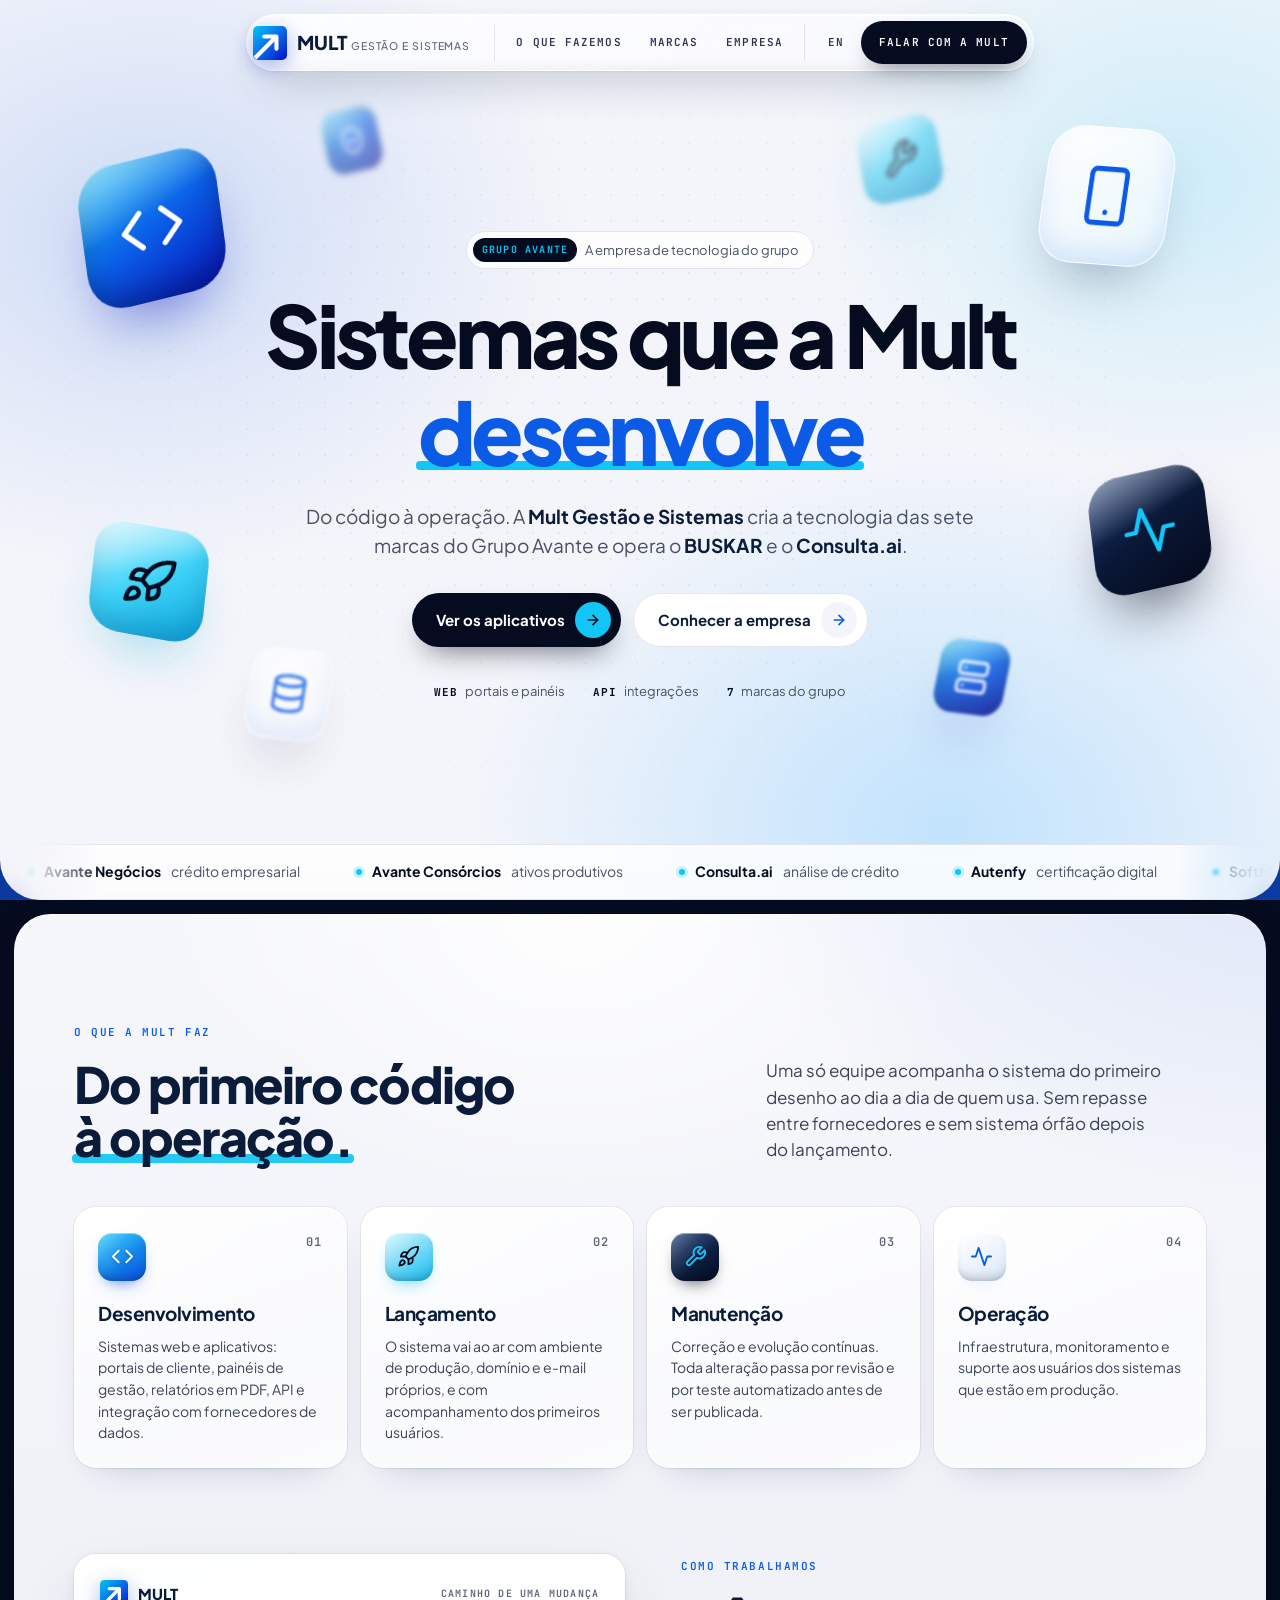
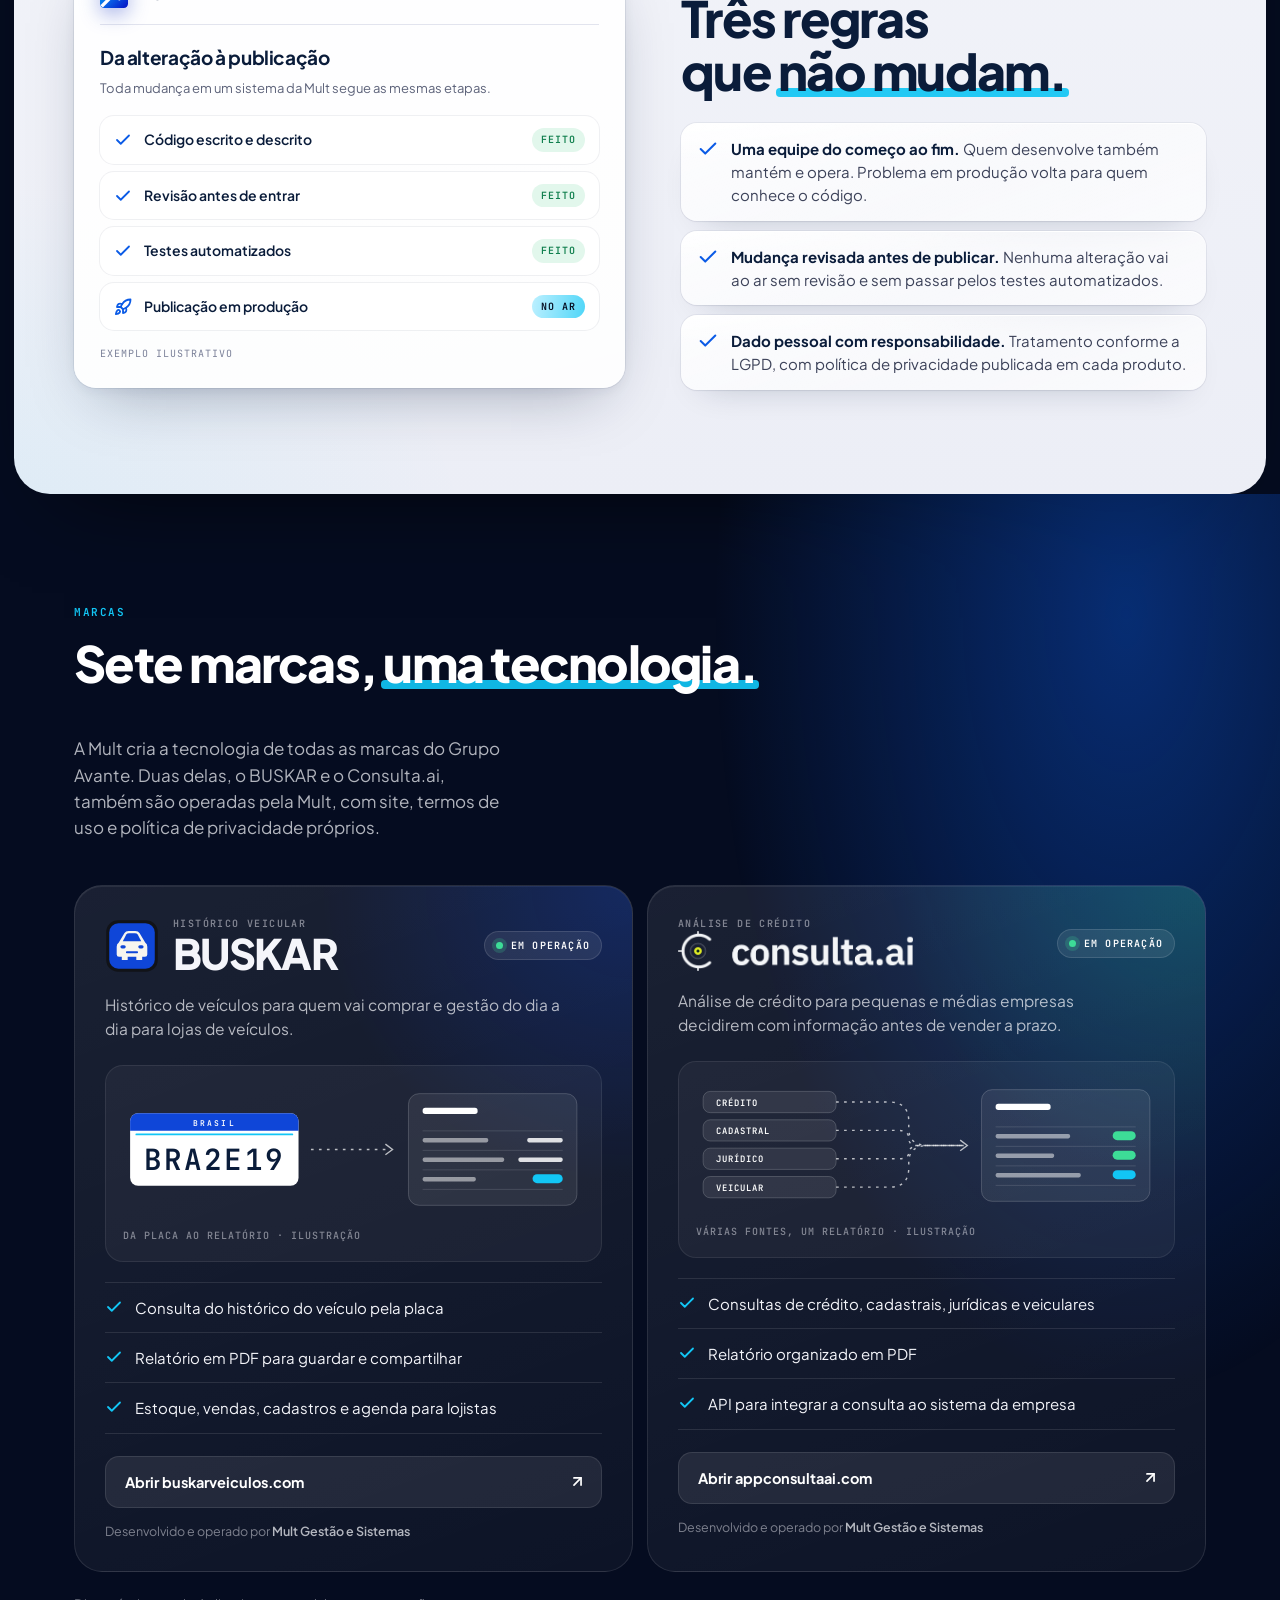
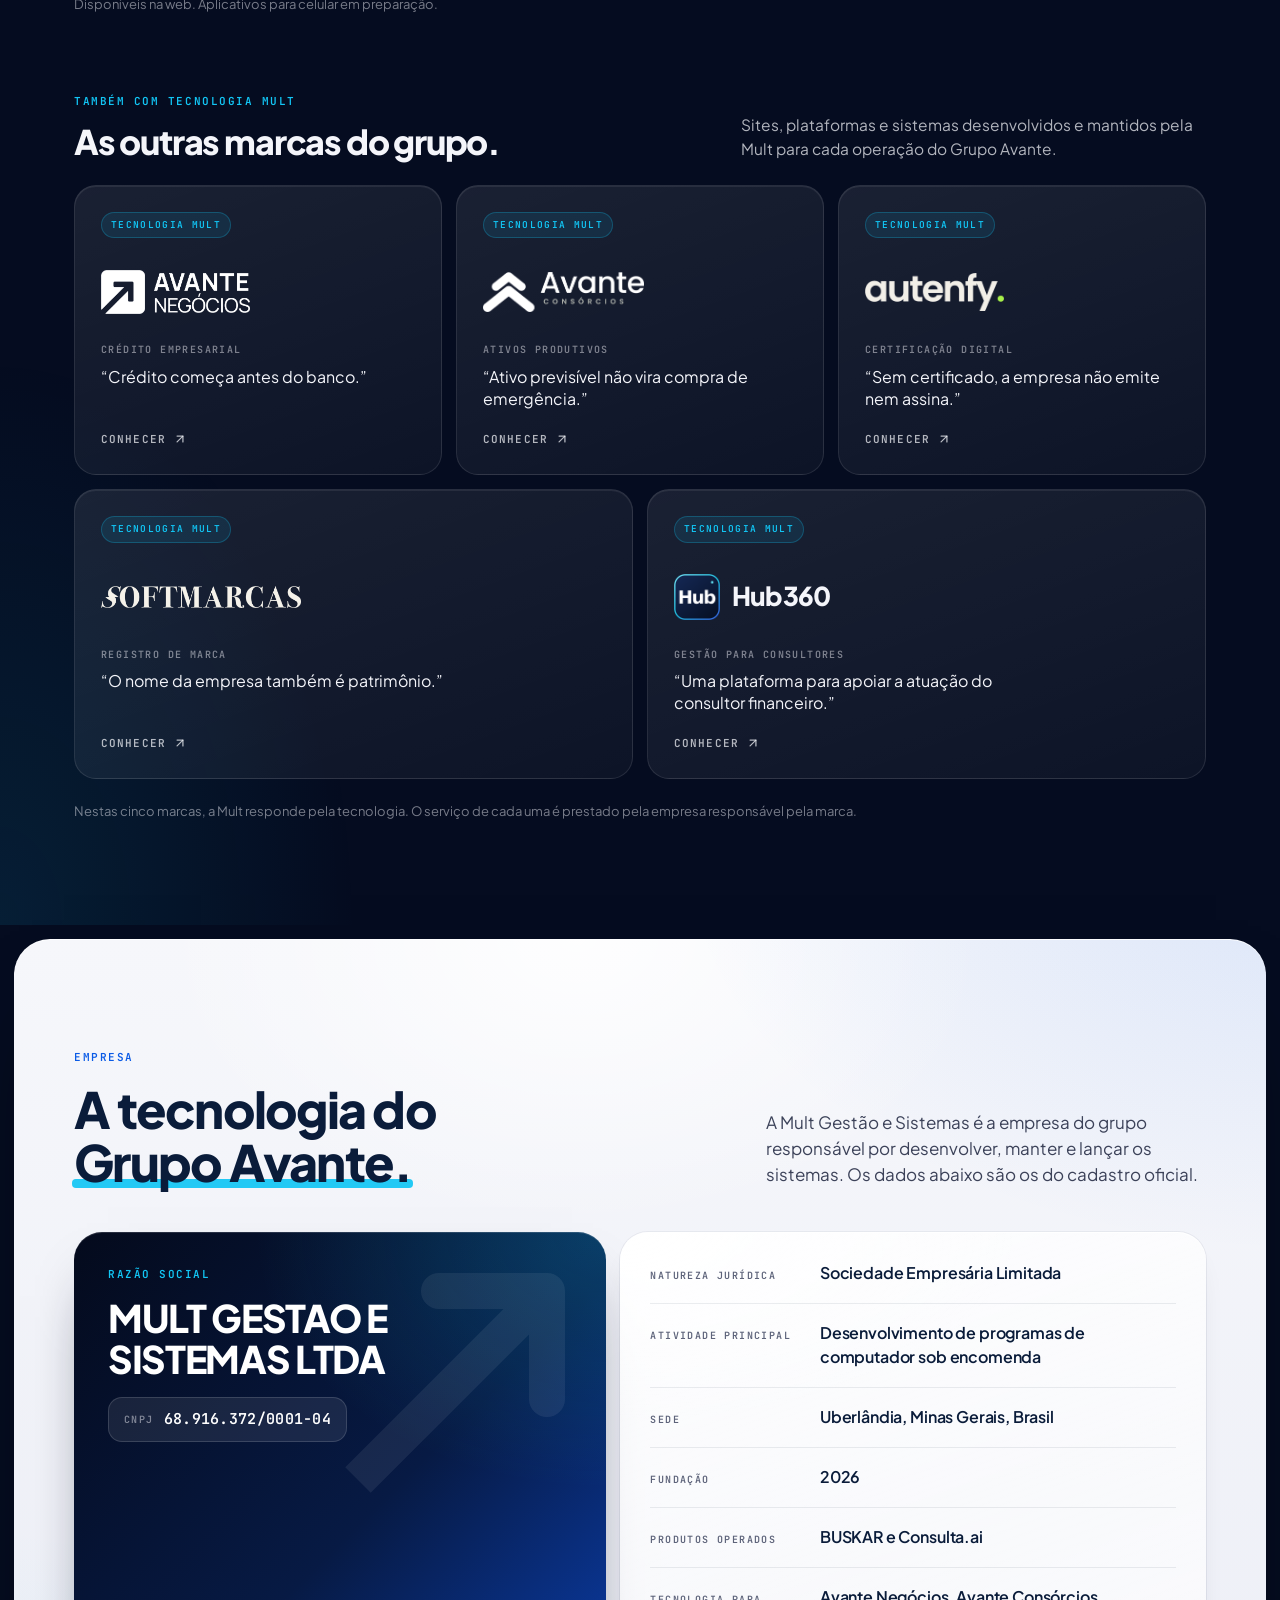
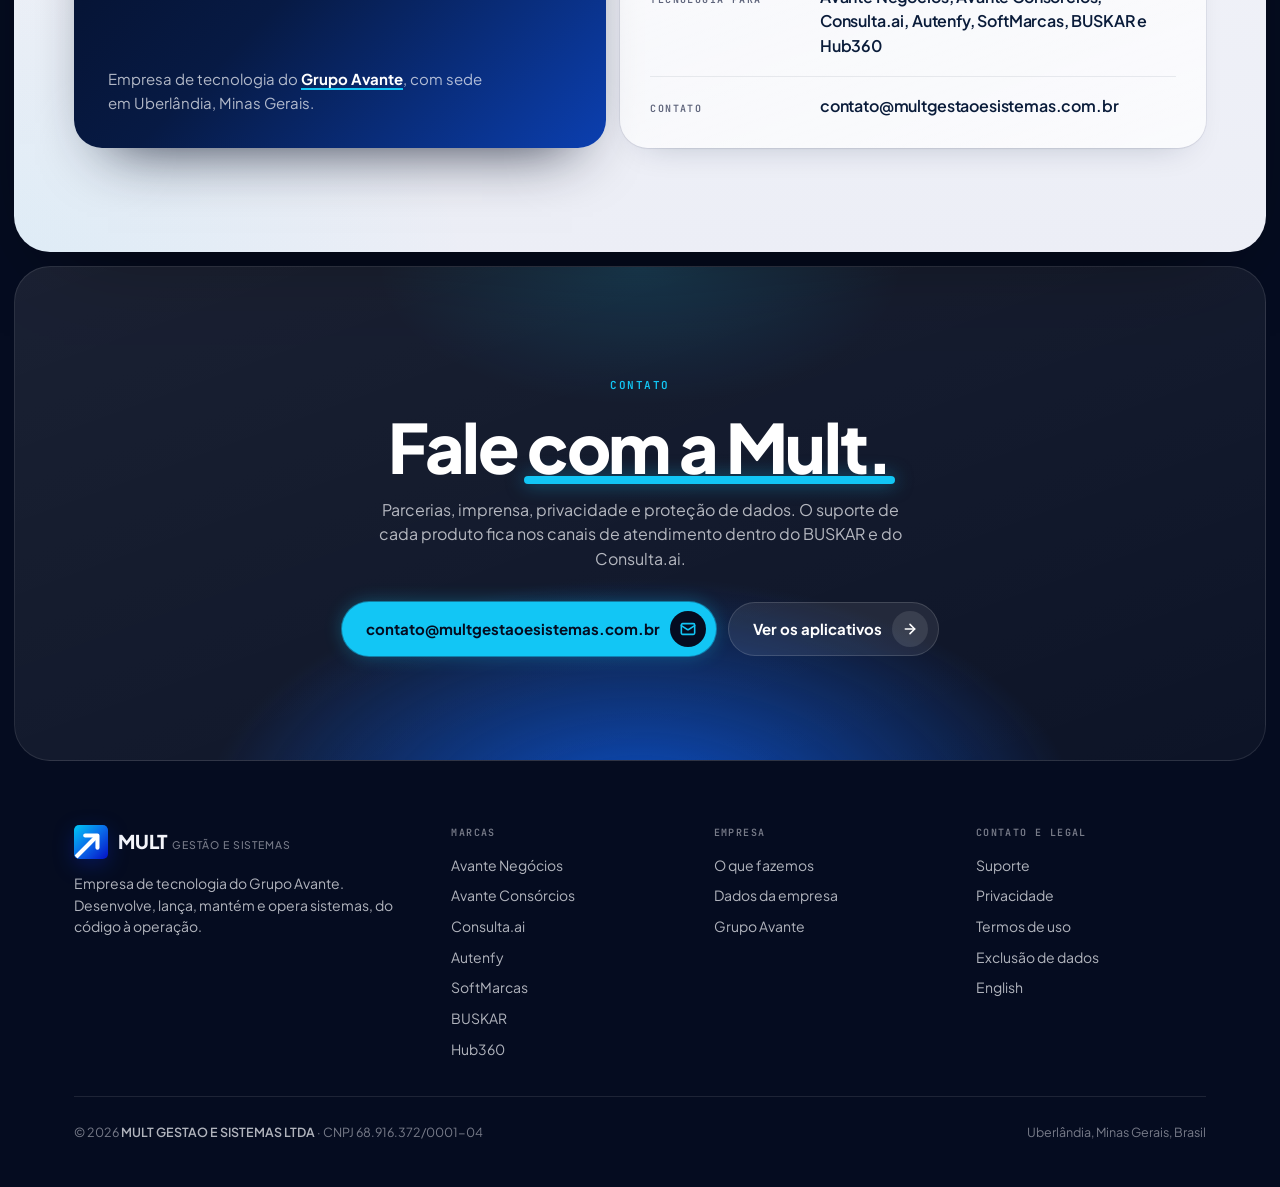
<file: index.html>
<!doctype html>
<html lang="pt-BR">
<head>
<meta charset="utf-8">
<meta name="viewport" content="width=device-width, initial-scale=1">
<title>Mult Gestão e Sistemas — tecnologia do Grupo Avante</title>
<meta name="description" content="A Mult Gestão e Sistemas é a empresa de tecnologia do Grupo Avante. Cria a tecnologia das sete marcas do grupo e opera o BUSKAR e o Consulta.ai.">
<link rel="canonical" href="https://multgestaoesistemas.com.br/">
<link rel="alternate" hreflang="pt-BR" href="https://multgestaoesistemas.com.br/">
<link rel="alternate" hreflang="en" href="https://multgestaoesistemas.com.br/en/">
<meta property="og:type" content="website">
<meta property="og:locale" content="pt_BR">
<meta property="og:site_name" content="Mult Gestão e Sistemas">
<meta property="og:title" content="Mult Gestão e Sistemas — do código à operação">
<meta property="og:description" content="Empresa de tecnologia do Grupo Avante. Cria a tecnologia das sete marcas do grupo e opera o BUSKAR e o Consulta.ai.">
<meta property="og:url" content="https://multgestaoesistemas.com.br/">
<meta name="theme-color" content="#050c20">
<link rel="icon" href="/assets/favicon.svg" type="image/svg+xml">
<link rel="preconnect" href="https://fonts.googleapis.com">
<link rel="preconnect" href="https://fonts.gstatic.com" crossorigin>
<link href="https://fonts.googleapis.com/css2?family=JetBrains+Mono:wght@500;600&family=Plus+Jakarta+Sans:wght@400;500;600;700;800&display=swap" rel="stylesheet">
<link rel="stylesheet" href="/assets/site.css">
<script>document.documentElement.classList.add("js")</script>
<script type="application/ld+json">
{
  "@context": "https://schema.org",
  "@type": "Organization",
  "name": "Mult Gestão e Sistemas",
  "legalName": "MULT GESTAO E SISTEMAS LTDA",
  "taxID": "68.916.372/0001-04",
  "url": "https://multgestaoesistemas.com.br/",
  "email": "contato@multgestaoesistemas.com.br",
  "foundingDate": "2026-09-01",
  "address": { "@type": "PostalAddress", "addressLocality": "Uberlândia", "addressRegion": "MG", "addressCountry": "BR" },
  "parentOrganization": { "@type": "Organization", "name": "Grupo Avante", "url": "https://avante360.com/" },
  "brand": [
    { "@type": "Brand", "name": "Avante Negócios", "url": "https://avante-desenvolvimento.vercel.app/" },
    { "@type": "Brand", "name": "Avante Consórcios", "url": "https://avante-consorcios.vercel.app/" },
    { "@type": "Brand", "name": "Consulta.ai", "url": "https://appconsultaai.com/institucional" },
    { "@type": "Brand", "name": "Autenfy", "url": "https://autenfy.com/" },
    { "@type": "Brand", "name": "SoftMarcas", "url": "https://softmarcas.com/" },
    { "@type": "Brand", "name": "BUSKAR", "url": "https://buskarveiculos.com/" },
    { "@type": "Brand", "name": "Hub360", "url": "https://parceirohub360.com/" }
  ]
}
</script>
</head>
<body>
<svg width="0" height="0" style="position:absolute" aria-hidden="true">
  <defs><linearGradient id="mult-g" x1="0" y1="0" x2="1" y2="1"><stop offset="0" stop-color="#00c8f6"/><stop offset=".52" stop-color="#0a66e8"/><stop offset="1" stop-color="#0410c4"/></linearGradient><clipPath id="mult-c"><rect width="100" height="100" rx="15"/></clipPath></defs>
  <symbol id="i-logo" viewBox="0 0 100 100"><rect width="100" height="100" rx="15" fill="url(#mult-g)"/><g clip-path="url(#mult-c)" fill="none" stroke="#fff" stroke-width="12"><path d="M33 31H69V67" stroke-linecap="round" stroke-linejoin="round"/><path d="M66 34 6 94"/></g></symbol>
  <symbol id="i-seta" viewBox="0 0 100 100"><g fill="none" stroke="currentColor" stroke-width="12"><path d="M33 31H69V67" stroke-linecap="round" stroke-linejoin="round"/><path d="M66 34 6 94"/></g></symbol>
  <symbol id="i-arrow" viewBox="0 0 24 24"><path d="M5 12h14"/><path d="m12 5 7 7-7 7"/></symbol>
  <symbol id="i-out" viewBox="0 0 24 24"><path d="M7 7h10v10"/><path d="M7 17 17 7"/></symbol>
  <symbol id="i-check" viewBox="0 0 24 24"><path d="M20 6 9 17l-5-5"/></symbol>
  <symbol id="i-code" viewBox="0 0 24 24"><polyline points="16 18 22 12 16 6"/><polyline points="8 6 2 12 8 18"/></symbol>
  <symbol id="i-rocket" viewBox="0 0 24 24"><path d="M4.5 16.5c-1.5 1.26-2 5-2 5s3.74-.5 5-2c.71-.84.7-2.13-.09-2.91a2.18 2.18 0 0 0-2.91-.09z"/><path d="m12 15-3-3a22 22 0 0 1 2-3.95A12.88 12.88 0 0 1 22 2c0 2.72-.78 7.5-6 11a22.35 22.35 0 0 1-4 2z"/><path d="M9 12H4s.55-3.03 2-4c1.62-1.08 5 0 5 0"/><path d="M12 15v5s3.03-.55 4-2c1.08-1.62 0-5 0-5"/></symbol>
  <symbol id="i-wrench" viewBox="0 0 24 24"><path d="M14.7 6.3a1 1 0 0 0 0 1.4l1.6 1.6a1 1 0 0 0 1.4 0l3.77-3.77a6 6 0 0 1-7.94 7.94l-6.91 6.91a2.12 2.12 0 0 1-3-3l6.91-6.91a6 6 0 0 1 7.94-7.94l-3.76 3.76z"/></symbol>
  <symbol id="i-pulse" viewBox="0 0 24 24"><path d="M22 12h-4l-3 9L9 3l-3 9H2"/></symbol>
  <symbol id="i-phone" viewBox="0 0 24 24"><rect width="14" height="20" x="5" y="2" rx="2" ry="2"/><path d="M12 18h.01"/></symbol>
  <symbol id="i-db" viewBox="0 0 24 24"><ellipse cx="12" cy="5" rx="9" ry="3"/><path d="M3 5V19A9 3 0 0 0 21 19V5"/><path d="M3 12A9 3 0 0 0 21 12"/></symbol>
  <symbol id="i-server" viewBox="0 0 24 24"><rect width="20" height="8" x="2" y="2" rx="2" ry="2"/><rect width="20" height="8" x="2" y="14" rx="2" ry="2"/><line x1="6" x2="6.01" y1="6" y2="6"/><line x1="6" x2="6.01" y1="18" y2="18"/></symbol>
  <symbol id="i-shield" viewBox="0 0 24 24"><path d="M20 13c0 5-3.5 7.5-7.66 8.95a1 1 0 0 1-.67-.01C7.5 20.5 4 18 4 13V6a1 1 0 0 1 1-1c2 0 4.5-1.2 6.24-2.72a1.17 1.17 0 0 1 1.52 0C14.51 3.81 17 5 19 5a1 1 0 0 1 1 1z"/><path d="m9 12 2 2 4-4"/></symbol>
  <symbol id="i-car" viewBox="0 0 24 24"><path d="M19 17h2c.6 0 1-.4 1-1v-3c0-.9-.7-1.7-1.5-1.9C18.7 10.6 16 10 16 10s-1.3-1.4-2.2-2.3c-.5-.4-1.1-.7-1.8-.7H5c-.6 0-1.1.4-1.4.9l-1.4 2.9A3.7 3.7 0 0 0 2 12v4c0 .6.4 1 1 1h2"/><circle cx="7" cy="17" r="2"/><path d="M9 17h6"/><circle cx="17" cy="17" r="2"/></symbol>
  <symbol id="i-gauge" viewBox="0 0 24 24"><path d="m12 14 4-4"/><path d="M3.34 19a10 10 0 1 1 17.32 0"/></symbol>
  <symbol id="i-mail" viewBox="0 0 24 24"><rect width="20" height="16" x="2" y="4" rx="2"/><path d="m22 7-8.97 5.7a1.94 1.94 0 0 1-2.06 0L2 7"/></symbol>
</svg>

<a class="skip" href="#conteudo">Pular para o conteúdo</a>

<nav class="nav" aria-label="Principal">
  <div class="wrap">
    <a class="brand" href="/" aria-label="Mult Gestão e Sistemas, início">
      <span class="mk"><svg viewBox="0 0 100 100"><use href="#i-logo"/></svg></span>
      <span>Mult <small>Gestão e Sistemas</small></span>
    </a>
    <div class="links">
      <a href="#o-que-fazemos">O que fazemos</a>
      <a href="#aplicativos">Marcas</a>
      <a href="#empresa">Empresa</a>
    </div>
    <div class="nav-cta">
      <a class="lang" href="/en/" hreflang="en" lang="en">EN</a>
      <a class="falar" href="#contato">Falar com a Mult</a>
    </div>
  </div>
</nav>

<main id="conteudo">

<header class="hero">
  <div class="float-field" aria-hidden="true">
    <div class="par" id="par">
      <div class="tile" style="--s:150px;--sm:84px;--x:6%;--y:17%;--mx:-7%;--my:13%;--rx:14deg;--ry:-22deg;--rz:-8deg;--d:9s;--dl:-2s"><div class="obj g-ind"><svg><use href="#i-code"/></svg></div></div>
      <div class="tile far" style="--s:92px;--x:19%;--y:72%;--rx:-10deg;--ry:26deg;--rz:10deg;--d:11s;--dl:-6s;--f:blur(1.5px);--o:.8"><div class="obj g-clear"><svg><use href="#i-db"/></svg></div></div>
      <div class="tile" style="--s:118px;--sm:70px;--x:7%;--y:58%;--mx:-7%;--my:64%;--rx:18deg;--ry:14deg;--rz:6deg;--d:10s;--dl:-4s"><div class="obj g-acc"><svg><use href="#i-rocket"/></svg></div></div>
      <div class="tile far" style="--s:64px;--x:25%;--y:12%;--rx:-6deg;--ry:-30deg;--rz:-14deg;--d:8s;--dl:-1s;--f:blur(3px);--o:.55"><div class="obj g-ind"><svg><use href="#i-shield"/></svg></div></div>
      <div class="tile" style="--s:140px;--sm:78px;--x:81%;--y:14%;--mx:88%;--my:13%;--rx:-12deg;--ry:24deg;--rz:9deg;--d:10s;--dl:-7s"><div class="obj g-clear"><svg><use href="#i-phone"/></svg></div></div>
      <div class="tile far" style="--s:84px;--x:67%;--y:13%;--rx:12deg;--ry:-18deg;--rz:-10deg;--d:9s;--dl:-3s;--f:blur(2.5px);--o:.6"><div class="obj g-acc"><svg><use href="#i-wrench"/></svg></div></div>
      <div class="tile" style="--s:124px;--sm:72px;--x:85%;--y:52%;--mx:88%;--my:56%;--rx:16deg;--ry:-20deg;--rz:-7deg;--d:11s;--dl:-5s"><div class="obj g-deep"><svg><use href="#i-pulse"/></svg></div></div>
      <div class="tile far" style="--s:76px;--x:73%;--y:71%;--rx:-14deg;--ry:22deg;--rz:12deg;--d:8.5s;--dl:-8s;--f:blur(1.5px);--o:.85"><div class="obj g-ind"><svg><use href="#i-server"/></svg></div></div>
    </div>
  </div>

  <div class="hero-copy">
    <span class="pill rv"><span>Grupo Avante</span> A empresa de tecnologia do grupo</span>
    <h1 class="rv">Sistemas que a Mult
      <span class="rot-wrap" id="rot" aria-live="polite">
        <span class="rot on"><em>desenvolve</em></span>
        <span class="rot"><em>coloca no ar</em></span>
        <span class="rot"><em>mantém</em></span>
        <span class="rot"><em>opera</em></span>
      </span>
    </h1>
    <p class="hero-sub rv">Do código à operação. A <b>Mult Gestão e Sistemas</b> cria a tecnologia das sete marcas do Grupo Avante e opera o <b>BUSKAR</b> e o <b>Consulta.ai</b>.</p>
    <div class="hero-ctas rv">
      <a class="btn btn-dark" href="#aplicativos">Ver os aplicativos <i><svg class="ico"><use href="#i-arrow"/></svg></i></a>
      <a class="btn btn-light" href="#empresa">Conhecer a empresa <i><svg class="ico"><use href="#i-arrow"/></svg></i></a>
    </div>
    <div class="hero-facts rv">
      <span><b>Web</b>portais e painéis</span>
      <span><b>API</b>integrações</span>
      <span><b>7</b>marcas do grupo</span>
    </div>
  </div>

  <div class="ticker" aria-label="O que a Mult constrói e opera">
    <div class="ticker-track">
      <div class="ticker-item"><b>Avante Negócios</b> crédito empresarial</div>
      <div class="ticker-item"><b>Avante Consórcios</b> ativos produtivos</div>
      <div class="ticker-item"><b>Consulta.ai</b> análise de crédito</div>
      <div class="ticker-item"><b>Autenfy</b> certificação digital</div>
      <div class="ticker-item"><b>SoftMarcas</b> registro de marca</div>
      <div class="ticker-item"><b>BUSKAR</b> histórico veicular</div>
      <div class="ticker-item"><b>Hub360</b> gestão para consultores</div>
      <div class="ticker-item"><b>Portais e painéis</b></div>
      <div class="ticker-item"><b>API para integradores</b></div>
      <div class="ticker-item"><b>Aplicativos para celular</b> <strong>em preparação</strong></div>
      <div class="ticker-item" aria-hidden="true"><b>Avante Negócios</b> crédito empresarial</div>
      <div class="ticker-item" aria-hidden="true"><b>Avante Consórcios</b> ativos produtivos</div>
      <div class="ticker-item" aria-hidden="true"><b>Consulta.ai</b> análise de crédito</div>
      <div class="ticker-item" aria-hidden="true"><b>Autenfy</b> certificação digital</div>
      <div class="ticker-item" aria-hidden="true"><b>SoftMarcas</b> registro de marca</div>
      <div class="ticker-item" aria-hidden="true"><b>BUSKAR</b> histórico veicular</div>
      <div class="ticker-item" aria-hidden="true"><b>Hub360</b> gestão para consultores</div>
      <div class="ticker-item" aria-hidden="true"><b>Portais e painéis</b></div>
      <div class="ticker-item" aria-hidden="true"><b>API para integradores</b></div>
      <div class="ticker-item" aria-hidden="true"><b>Aplicativos para celular</b> <strong>em preparação</strong></div>
    </div>
  </div>
</header>

<section class="palco" id="o-que-fazemos">
  <div class="wrap">
    <div class="head">
      <div class="rv">
        <span class="eyebrow">O que a Mult faz</span>
        <h2>Do primeiro código<br><em class="grifo">à operação.</em></h2>
      </div>
      <p class="lead rv">Uma só equipe acompanha o sistema do primeiro desenho ao dia a dia de quem usa. Sem repasse entre fornecedores e sem sistema órfão depois do lançamento.</p>
    </div>
    <ul class="svc">
      <li class="rv"><span class="n">01</span><span class="ic"><svg class="ico"><use href="#i-code"/></svg></span><h3>Desenvolvimento</h3><p>Sistemas web e aplicativos: portais de cliente, painéis de gestão, relatórios em PDF, API e integração com fornecedores de dados.</p></li>
      <li class="rv"><span class="n">02</span><span class="ic acc"><svg class="ico"><use href="#i-rocket"/></svg></span><h3>Lançamento</h3><p>O sistema vai ao ar com ambiente de produção, domínio e e-mail próprios, e com acompanhamento dos primeiros usuários.</p></li>
      <li class="rv"><span class="n">03</span><span class="ic deep"><svg class="ico"><use href="#i-wrench"/></svg></span><h3>Manutenção</h3><p>Correção e evolução contínuas. Toda alteração passa por revisão e por teste automatizado antes de ser publicada.</p></li>
      <li class="rv"><span class="n">04</span><span class="ic clear"><svg class="ico"><use href="#i-pulse"/></svg></span><h3>Operação</h3><p>Infraestrutura, monitoramento e suporte aos usuários dos sistemas que estão em produção.</p></li>
    </ul>

    <div class="report">
      <div class="doc rv" aria-label="Exemplo ilustrativo do caminho de uma mudança até a publicação">
        <div class="doc-top">
          <span class="brand"><span class="mk"><svg viewBox="0 0 100 100"><use href="#i-logo"/></svg></span>Mult</span>
          <span>Caminho de uma mudança</span>
        </div>
        <p class="doc-h">Da alteração à publicação</p>
        <p class="doc-s">Toda mudança em um sistema da Mult segue as mesmas etapas.</p>
        <ul class="doc-rows">
          <li><svg class="ico"><use href="#i-check"/></svg>Código escrito e descrito<span>Feito</span></li>
          <li><svg class="ico"><use href="#i-check"/></svg>Revisão antes de entrar<span>Feito</span></li>
          <li><svg class="ico"><use href="#i-check"/></svg>Testes automatizados<span>Feito</span></li>
          <li class="on"><svg class="ico"><use href="#i-rocket"/></svg>Publicação em produção<span>No ar</span></li>
        </ul>
        <p class="doc-foot">Exemplo ilustrativo</p>
      </div>
      <div class="rv">
        <span class="eyebrow">Como trabalhamos</span>
        <h2>Três regras que <em class="grifo">não mudam.</em></h2>
        <ul class="checks">
          <li><svg class="ico"><use href="#i-check"/></svg><span><b>Uma equipe do começo ao fim.</b> Quem desenvolve também mantém e opera. Problema em produção volta para quem conhece o código.</span></li>
          <li><svg class="ico"><use href="#i-check"/></svg><span><b>Mudança revisada antes de publicar.</b> Nenhuma alteração vai ao ar sem revisão e sem passar pelos testes automatizados.</span></li>
          <li><svg class="ico"><use href="#i-check"/></svg><span><b>Dado pessoal com responsabilidade.</b> Tratamento conforme a LGPD, com política de privacidade publicada em cada produto.</span></li>
        </ul>
      </div>
    </div>
  </div>
</section>

<section class="dark" id="aplicativos">
  <div class="wrap">
    <div class="head">
      <div class="rv">
        <span class="eyebrow">Marcas</span>
        <h2>Sete marcas, <em class="grifo">uma tecnologia.</em></h2>
      </div>
      <p class="lead rv">A Mult cria a tecnologia de todas as marcas do Grupo Avante. Duas delas, o BUSKAR e o Consulta.ai, também são operadas pela Mult, com site, termos de uso e política de privacidade próprios.</p>
    </div>

    <div class="apps">
      <article class="app buskar rv">
        <div class="app-top">
          <img class="logo sq" src="/assets/marcas/buskar.svg" alt="" width="54" height="54">
          <div><p class="k">Histórico veicular</p><h3>BUSKAR</h3></div>
          <span class="live">Em operação</span>
        </div>
        <p>Histórico de veículos para quem vai comprar e gestão do dia a dia para lojas de veículos.</p>
        <figure class="art">
          <svg viewBox="0 0 520 150" role="img" aria-label="Ilustração: da placa do veículo ao relatório de histórico">
            <rect x="8" y="34" width="190" height="82" rx="9" fill="#fff"/>
            <path d="M8 43a9 9 0 0 1 9-9h172a9 9 0 0 1 9 9v11H8z" fill="#0f46d8"/>
            <text x="103" y="49" text-anchor="middle" font-family="JetBrains Mono, monospace" font-size="9" font-weight="600" fill="#fff" letter-spacing="2.4">BRASIL</text>
            <text x="103" y="98" text-anchor="middle" font-family="JetBrains Mono, monospace" font-size="33" font-weight="600" fill="#0a1c3a" letter-spacing="2.5">BRA2E19</text>
            <rect class="scan" x="14" y="57" width="178" height="2" rx="1" fill="#12c6f5"/>
            <path class="flow" d="M212 75h88" stroke="rgba(255,255,255,.7)" stroke-width="1.6" fill="none"/>
            <path d="M296 69l8 6-8 6" fill="none" stroke="rgba(255,255,255,.7)" stroke-width="1.6"/>
            <rect x="322" y="12" width="190" height="126" rx="12" fill="rgba(255,255,255,.07)" stroke="rgba(255,255,255,.2)"/>
            <rect x="338" y="28" width="62" height="7" rx="3" fill="#fff"/>
            <g stroke="rgba(255,255,255,.14)"><path d="M338 54h158M338 76h158M338 98h158M338 120h158"/></g>
            <g fill="rgba(255,255,255,.5)"><rect x="338" y="62" width="74" height="5" rx="2"/><rect x="338" y="84" width="92" height="5" rx="2"/><rect x="338" y="106" width="60" height="5" rx="2"/></g>
            <g fill="rgba(255,255,255,.85)"><rect x="456" y="62" width="40" height="5" rx="2"/><rect x="446" y="84" width="50" height="5" rx="2"/></g>
            <rect x="462" y="103" width="34" height="10" rx="5" fill="#12c6f5"/>
          </svg>
          <figcaption>Da placa ao relatório · ilustração</figcaption>
        </figure>
        <ul class="facts">
          <li><svg class="ico"><use href="#i-check"/></svg>Consulta do histórico do veículo pela placa</li>
          <li><svg class="ico"><use href="#i-check"/></svg>Relatório em PDF para guardar e compartilhar</li>
          <li><svg class="ico"><use href="#i-check"/></svg>Estoque, vendas, cadastros e agenda para lojistas</li>
        </ul>
        <a class="want" href="https://buskarveiculos.com/" rel="noopener">Abrir buskarveiculos.com <svg class="ico"><use href="#i-out"/></svg></a>
        <p class="by">Desenvolvido e operado por <b>Mult Gestão e Sistemas</b></p>
      </article>

      <article class="app consulta rv">
        <div class="app-top">
          <div><p class="k">Análise de crédito</p><h3><img src="/assets/marcas/consulta-ai.png" alt="Consulta.ai" width="985" height="168" style="--h:40px" loading="lazy"></h3></div>
          <span class="live">Em operação</span>
        </div>
        <p>Análise de crédito para pequenas e médias empresas decidirem com informação antes de vender a prazo.</p>
        <figure class="art">
          <svg viewBox="0 0 520 150" role="img" aria-label="Ilustração: várias fontes de dados reunidas em um relatório">
            <g font-family="JetBrains Mono, monospace" font-size="10" font-weight="600" fill="#fff" letter-spacing="1.2">
              <rect x="8" y="14" width="150" height="24" rx="8" fill="rgba(255,255,255,.08)" stroke="rgba(255,255,255,.2)"/><text x="22" y="30">CRÉDITO</text>
              <rect x="8" y="46" width="150" height="24" rx="8" fill="rgba(255,255,255,.08)" stroke="rgba(255,255,255,.2)"/><text x="22" y="62">CADASTRAL</text>
              <rect x="8" y="78" width="150" height="24" rx="8" fill="rgba(255,255,255,.08)" stroke="rgba(255,255,255,.2)"/><text x="22" y="94">JURÍDICO</text>
              <rect x="8" y="110" width="150" height="24" rx="8" fill="rgba(255,255,255,.08)" stroke="rgba(255,255,255,.2)"/><text x="22" y="126">VEICULAR</text>
            </g>
            <g class="flow" fill="none" stroke="rgba(255,255,255,.7)" stroke-width="1.6">
              <path d="M158 26h60q22 0 22 22v8q0 19 22 19h40"/>
              <path d="M158 58h70q12 0 12 9t12 8h50"/>
              <path d="M158 90h70q12 0 12-7t12-8h50"/>
              <path d="M158 122h60q22 0 22-22v-6q0-19 22-19h40"/>
            </g>
            <path d="M298 69l8 6-8 6" fill="none" stroke="rgba(255,255,255,.7)" stroke-width="1.6"/>
            <rect x="322" y="12" width="190" height="126" rx="12" fill="rgba(255,255,255,.07)" stroke="rgba(255,255,255,.2)"/>
            <rect x="338" y="28" width="62" height="7" rx="3" fill="#fff"/>
            <g stroke="rgba(255,255,255,.14)"><path d="M338 54h158M338 76h158M338 98h158M338 120h158"/></g>
            <g fill="rgba(255,255,255,.5)"><rect x="338" y="62" width="84" height="5" rx="2"/><rect x="338" y="84" width="66" height="5" rx="2"/><rect x="338" y="106" width="96" height="5" rx="2"/></g>
            <g fill="#3ddc97"><rect x="470" y="59" width="26" height="10" rx="5"/><rect x="470" y="81" width="26" height="10" rx="5"/></g>
            <rect x="470" y="103" width="26" height="10" rx="5" fill="#12c6f5"/>
          </svg>
          <figcaption>Várias fontes, um relatório · ilustração</figcaption>
        </figure>
        <ul class="facts">
          <li><svg class="ico"><use href="#i-check"/></svg>Consultas de crédito, cadastrais, jurídicas e veiculares</li>
          <li><svg class="ico"><use href="#i-check"/></svg>Relatório organizado em PDF</li>
          <li><svg class="ico"><use href="#i-check"/></svg>API para integrar a consulta ao sistema da empresa</li>
        </ul>
        <a class="want" href="https://appconsultaai.com/institucional" rel="noopener">Abrir appconsultaai.com <svg class="ico"><use href="#i-out"/></svg></a>
        <p class="by">Desenvolvido e operado por <b>Mult Gestão e Sistemas</b></p>
      </article>
    </div>
    <p class="apps-note rv">Disponíveis na web. Aplicativos para celular em preparação.</p>
    <div class="sub-head">
      <div class="rv"><span class="eyebrow">Também com tecnologia Mult</span><h3>As outras marcas do grupo.</h3></div>
      <p class="rv">Sites, plataformas e sistemas desenvolvidos e mantidos pela Mult para cada operação do Grupo Avante.</p>
    </div>
    <div class="marcas">
      <a class="marca rv" href="https://avante-desenvolvimento.vercel.app/" rel="noopener">
        <span class="chip">Tecnologia Mult</span>
        <span class="lg"><img src="/assets/marcas/avante-negocios.png" alt="Avante Negócios" width="567" height="168" style="--h:44px" loading="lazy"></span>
        <span class="k">Crédito empresarial</span>
        <span class="fr">“Crédito começa antes do banco.”</span>
        <span class="go">Conhecer <svg class="ico"><use href="#i-out"/></svg></span>
      </a>
      <a class="marca rv" href="https://avante-consorcios.vercel.app/" rel="noopener">
        <span class="chip">Tecnologia Mult</span>
        <span class="lg"><img src="/assets/marcas/avante-consorcios.png" alt="Avante Consórcios" width="675" height="168" style="--h:40px" loading="lazy"></span>
        <span class="k">Ativos produtivos</span>
        <span class="fr">“Ativo previsível não vira compra de emergência.”</span>
        <span class="go">Conhecer <svg class="ico"><use href="#i-out"/></svg></span>
      </a>
      <a class="marca rv" href="https://autenfy.com/" rel="noopener">
        <span class="chip">Tecnologia Mult</span>
        <span class="lg"><img src="/assets/marcas/autenfy.png" alt="Autenfy" width="616" height="168" style="--h:38px" loading="lazy"></span>
        <span class="k">Certificação digital</span>
        <span class="fr">“Sem certificado, a empresa não emite nem assina.”</span>
        <span class="go">Conhecer <svg class="ico"><use href="#i-out"/></svg></span>
      </a>
      <a class="marca rv" href="https://softmarcas.com/" rel="noopener">
        <span class="chip">Tecnologia Mult</span>
        <span class="lg"><img src="/assets/marcas/softmarcas.png" alt="SoftMarcas" width="1524" height="168" style="--h:22px" loading="lazy"></span>
        <span class="k">Registro de marca</span>
        <span class="fr">“O nome da empresa também é patrimônio.”</span>
        <span class="go">Conhecer <svg class="ico"><use href="#i-out"/></svg></span>
      </a>
      <a class="marca rv" href="https://parceirohub360.com/" rel="noopener">
        <span class="chip">Tecnologia Mult</span>
        <span class="lg"><img src="/assets/marcas/hub360.png" alt="" width="192" height="192" style="--h:46px" loading="lazy"><b>Hub360</b></span>
        <span class="k">Gestão para consultores</span>
        <span class="fr">“Uma plataforma para apoiar a atuação do consultor financeiro.”</span>
        <span class="go">Conhecer <svg class="ico"><use href="#i-out"/></svg></span>
      </a>
    </div>
    <p class="apps-note rv">Nestas cinco marcas, a Mult responde pela tecnologia. O serviço de cada uma é prestado pela empresa responsável pela marca.</p>
  </div>
</section>

<section class="palco" id="empresa">
  <div class="wrap">
    <div class="head">
      <div class="rv">
        <span class="eyebrow">Empresa</span>
        <h2>A tecnologia do<br><em class="grifo">Grupo Avante.</em></h2>
      </div>
      <p class="lead rv">A Mult Gestão e Sistemas é a empresa do grupo responsável por desenvolver, manter e lançar os sistemas. Os dados abaixo são os do cadastro oficial.</p>
    </div>
    <div class="corp">
      <div class="cartao rv">
        <svg class="wm" viewBox="0 0 100 100" aria-hidden="true"><use href="#i-seta"/></svg>
        <span class="eyebrow">Razão social</span>
        <h3>MULT GESTAO E SISTEMAS LTDA</h3>
        <span class="cnpj"><small>CNPJ</small>68.916.372/0001-04</span>
        <p>Empresa de tecnologia do <a href="https://avante360.com/" rel="noopener">Grupo Avante</a>, com sede em Uberlândia, Minas Gerais.</p>
      </div>
      <dl class="ficha rv">
        <div><dt>Natureza jurídica</dt><dd>Sociedade Empresária Limitada</dd></div>
        <div><dt>Atividade principal</dt><dd>Desenvolvimento de programas de computador sob encomenda</dd></div>
        <div><dt>Sede</dt><dd>Uberlândia, Minas Gerais, Brasil</dd></div>
        <div><dt>Fundação</dt><dd>2026</dd></div>
        <div><dt>Produtos operados</dt><dd>BUSKAR e Consulta.ai</dd></div>
        <div><dt>Tecnologia para</dt><dd>Avante Negócios, Avante Consórcios, Consulta.ai, Autenfy, SoftMarcas, BUSKAR e Hub360</dd></div>
        <div><dt>Contato</dt><dd>contato@multgestaoesistemas.com.br</dd></div>
      </dl>
    </div>
  </div>
</section>

<section class="final" id="contato">
  <div class="wrap">
    <div class="final-in">
      <span class="eyebrow rv">Contato</span>
      <h2 class="rv">Fale <em class="grifo">com a Mult.</em></h2>
      <p class="rv">Parcerias, imprensa, privacidade e proteção de dados. O suporte de cada produto fica nos canais de atendimento dentro do BUSKAR e do Consulta.ai.</p>
      <div class="hero-ctas rv">
        <a class="btn btn-acc" href="mailto:contato@multgestaoesistemas.com.br"><span>contato@multgestaoesistemas.com.br</span> <i><svg class="ico"><use href="#i-mail"/></svg></i></a>
        <a class="btn btn-light" href="#aplicativos">Ver os aplicativos <i><svg class="ico"><use href="#i-arrow"/></svg></i></a>
      </div>
    </div>
  </div>
</section>

</main>

<footer>
  <div class="wrap">
    <div class="foot">
      <div>
        <a class="brand" href="/"><span class="mk"><svg viewBox="0 0 100 100"><use href="#i-logo"/></svg></span><span>Mult <small>Gestão e Sistemas</small></span></a>
        <p>Empresa de tecnologia do Grupo Avante. Desenvolve, lança, mantém e opera sistemas, do código à operação.</p>
      </div>
      <div>
        <h4>Marcas</h4>
        <ul class="duas">
          <li><a href="https://avante-desenvolvimento.vercel.app/" rel="noopener">Avante Negócios</a></li>
          <li><a href="https://avante-consorcios.vercel.app/" rel="noopener">Avante Consórcios</a></li>
          <li><a href="https://appconsultaai.com/institucional" rel="noopener">Consulta.ai</a></li>
          <li><a href="https://autenfy.com/" rel="noopener">Autenfy</a></li>
          <li><a href="https://softmarcas.com/" rel="noopener">SoftMarcas</a></li>
          <li><a href="https://buskarveiculos.com/" rel="noopener">BUSKAR</a></li>
          <li><a href="https://parceirohub360.com/" rel="noopener">Hub360</a></li>
        </ul>
      </div>
      <div>
        <h4>Empresa</h4>
        <ul>
          <li><a href="#o-que-fazemos">O que fazemos</a></li>
          <li><a href="#empresa">Dados da empresa</a></li>
          <li><a href="https://avante360.com/" rel="noopener">Grupo Avante</a></li>
        </ul>
      </div>
      <div>
        <h4>Contato e legal</h4>
        <ul>
          <li><a href="/suporte/">Suporte</a></li>
          <li><a href="/privacidade/">Privacidade</a></li>
          <li><a href="/termos/">Termos de uso</a></li>
          <li><a href="/exclusao-de-dados/">Exclusão de dados</a></li>
          <li><a href="/en/" hreflang="en" lang="en">English</a></li>
        </ul>
      </div>
    </div>
    <div class="legal">
      <span>© 2026 <b>MULT GESTAO E SISTEMAS LTDA</b> · CNPJ 68.916.372/0001-04</span>
      <span>Uberlândia, Minas Gerais, Brasil</span>
    </div>
  </div>
</footer>

<script src="/assets/site.js" defer></script>
</body>
</html>
</file>
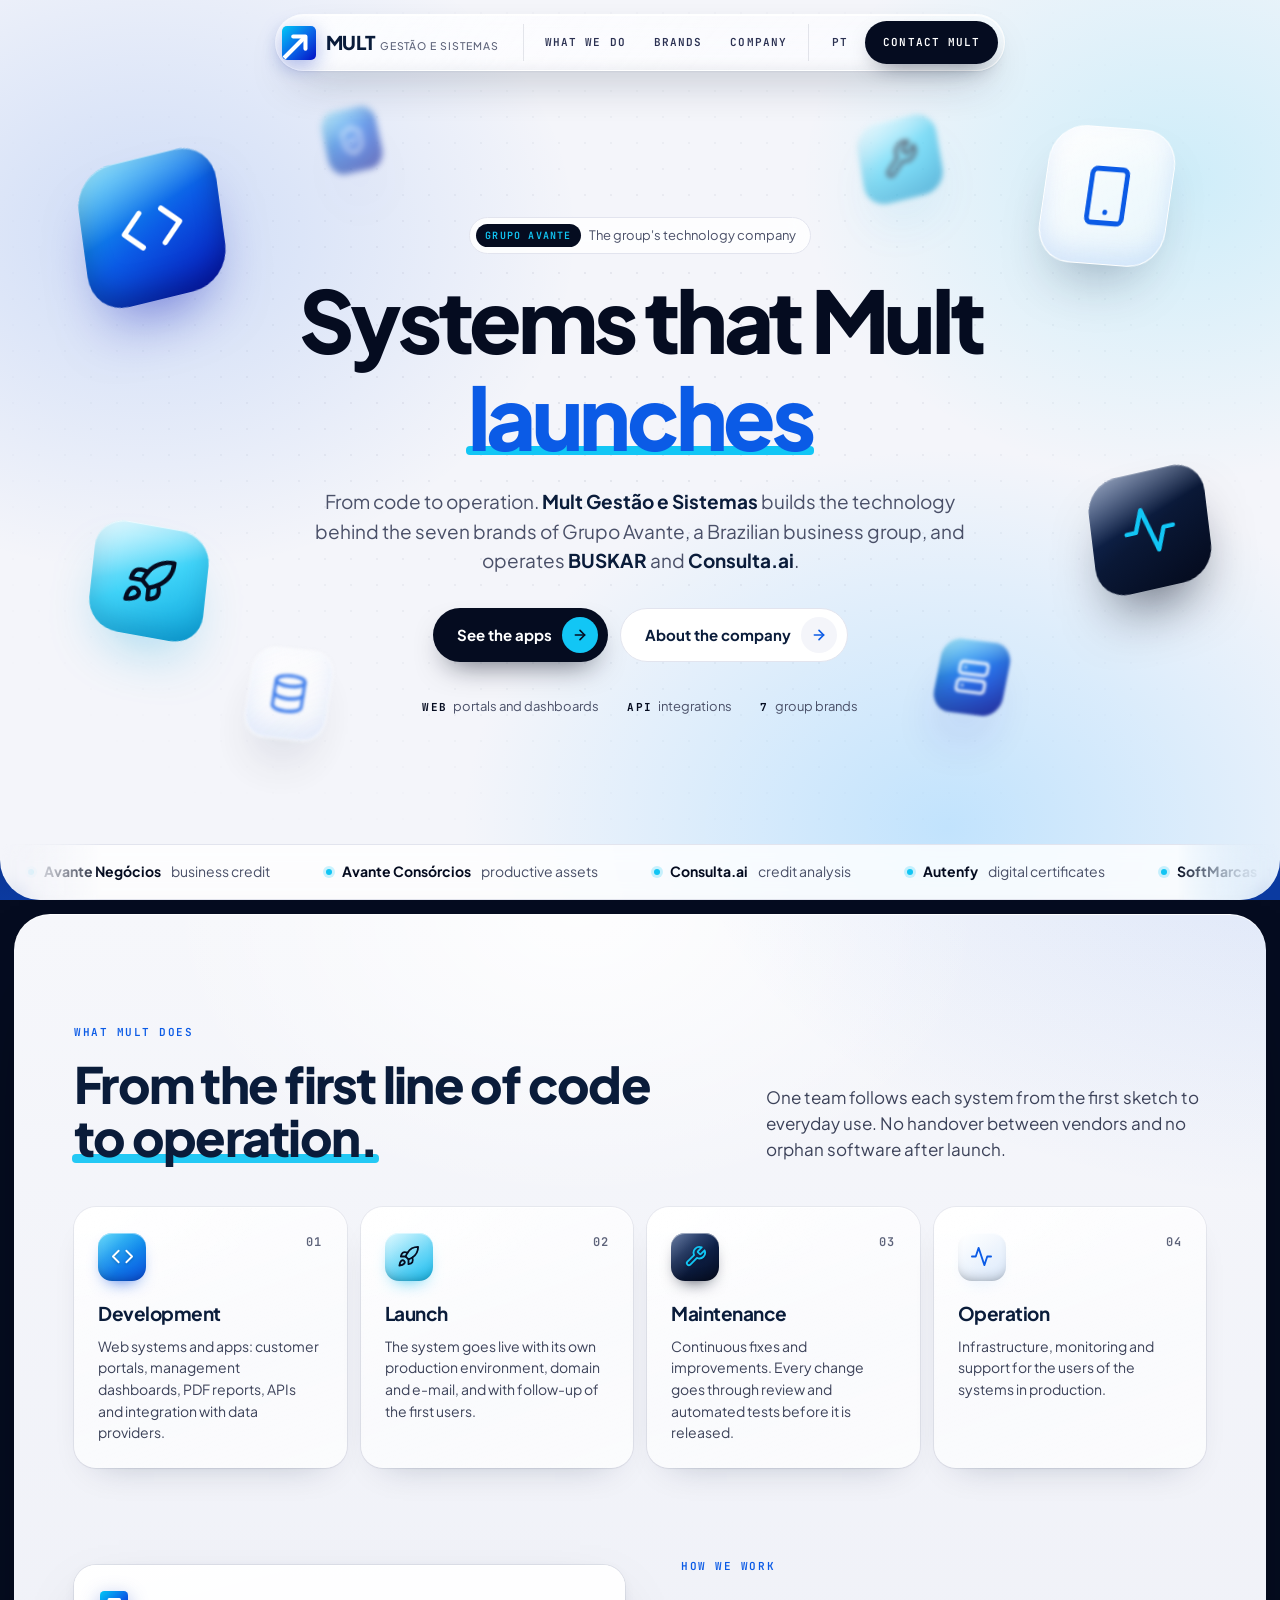
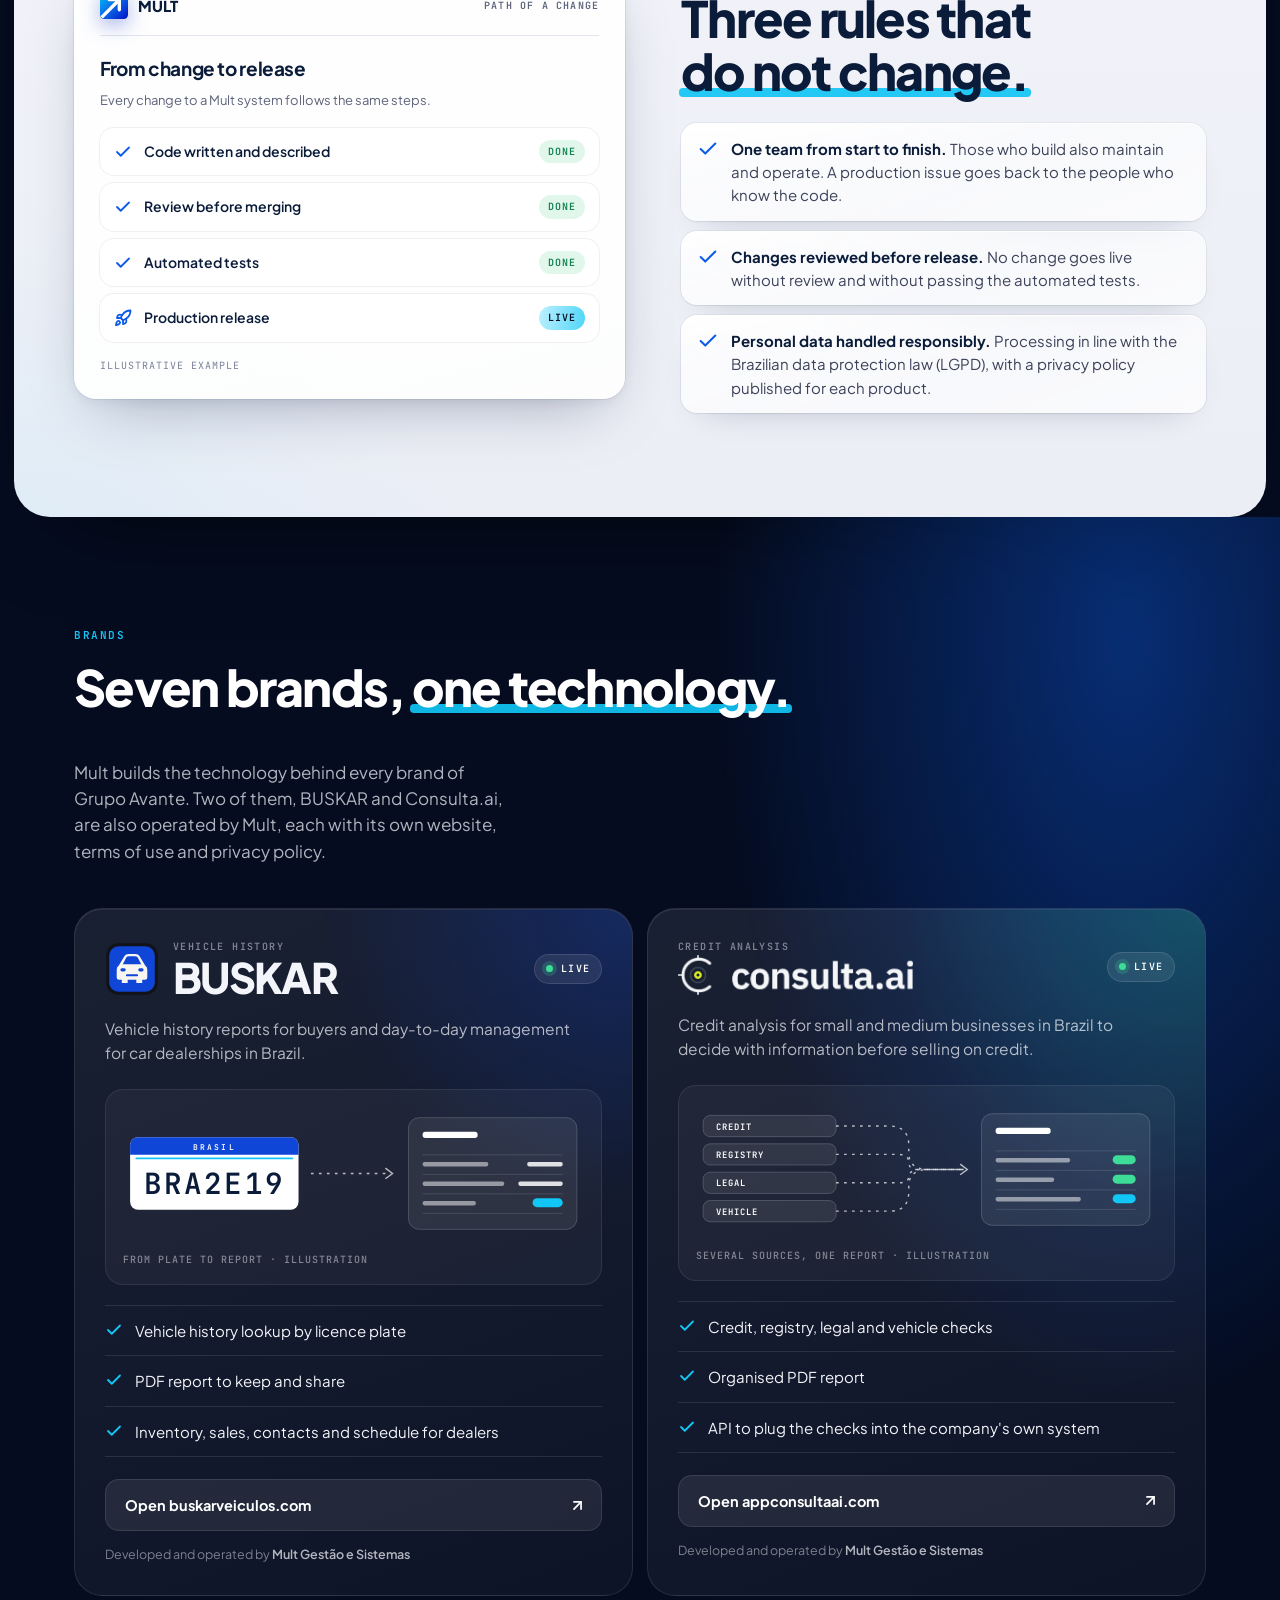
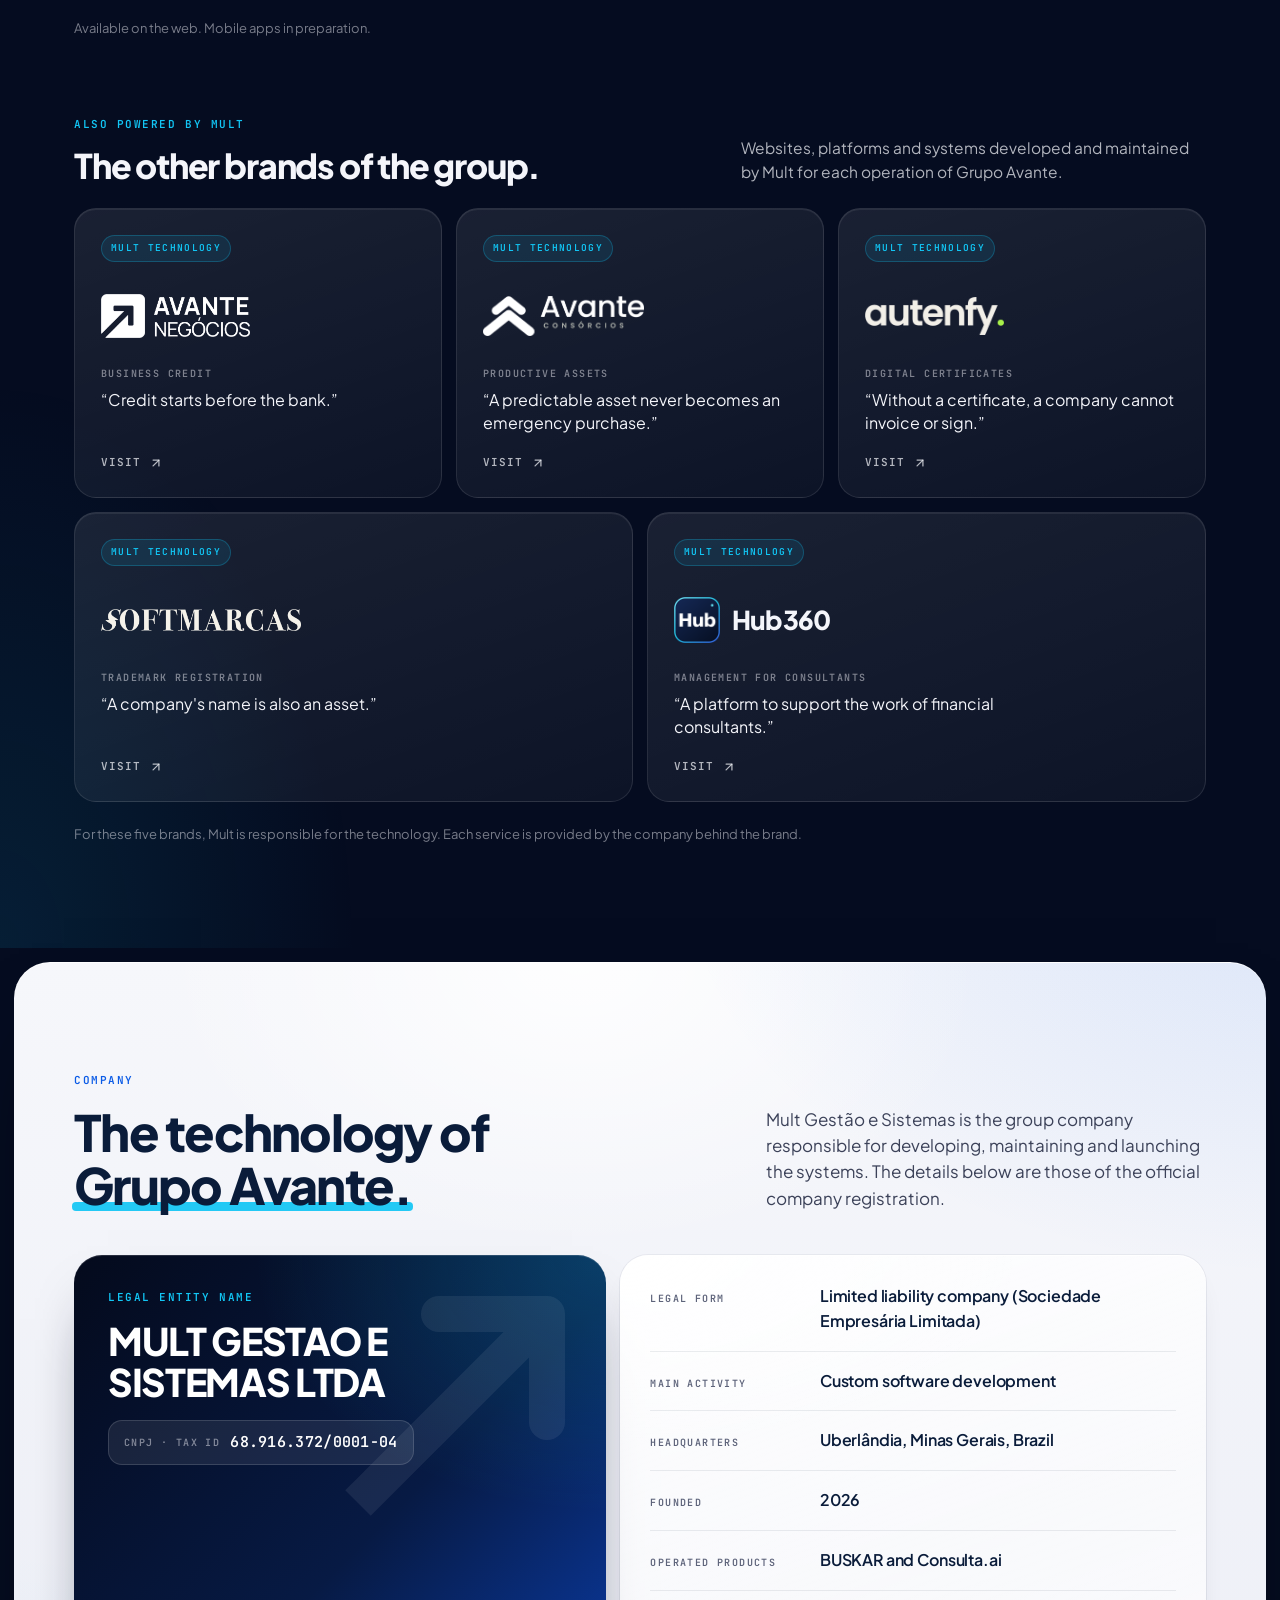
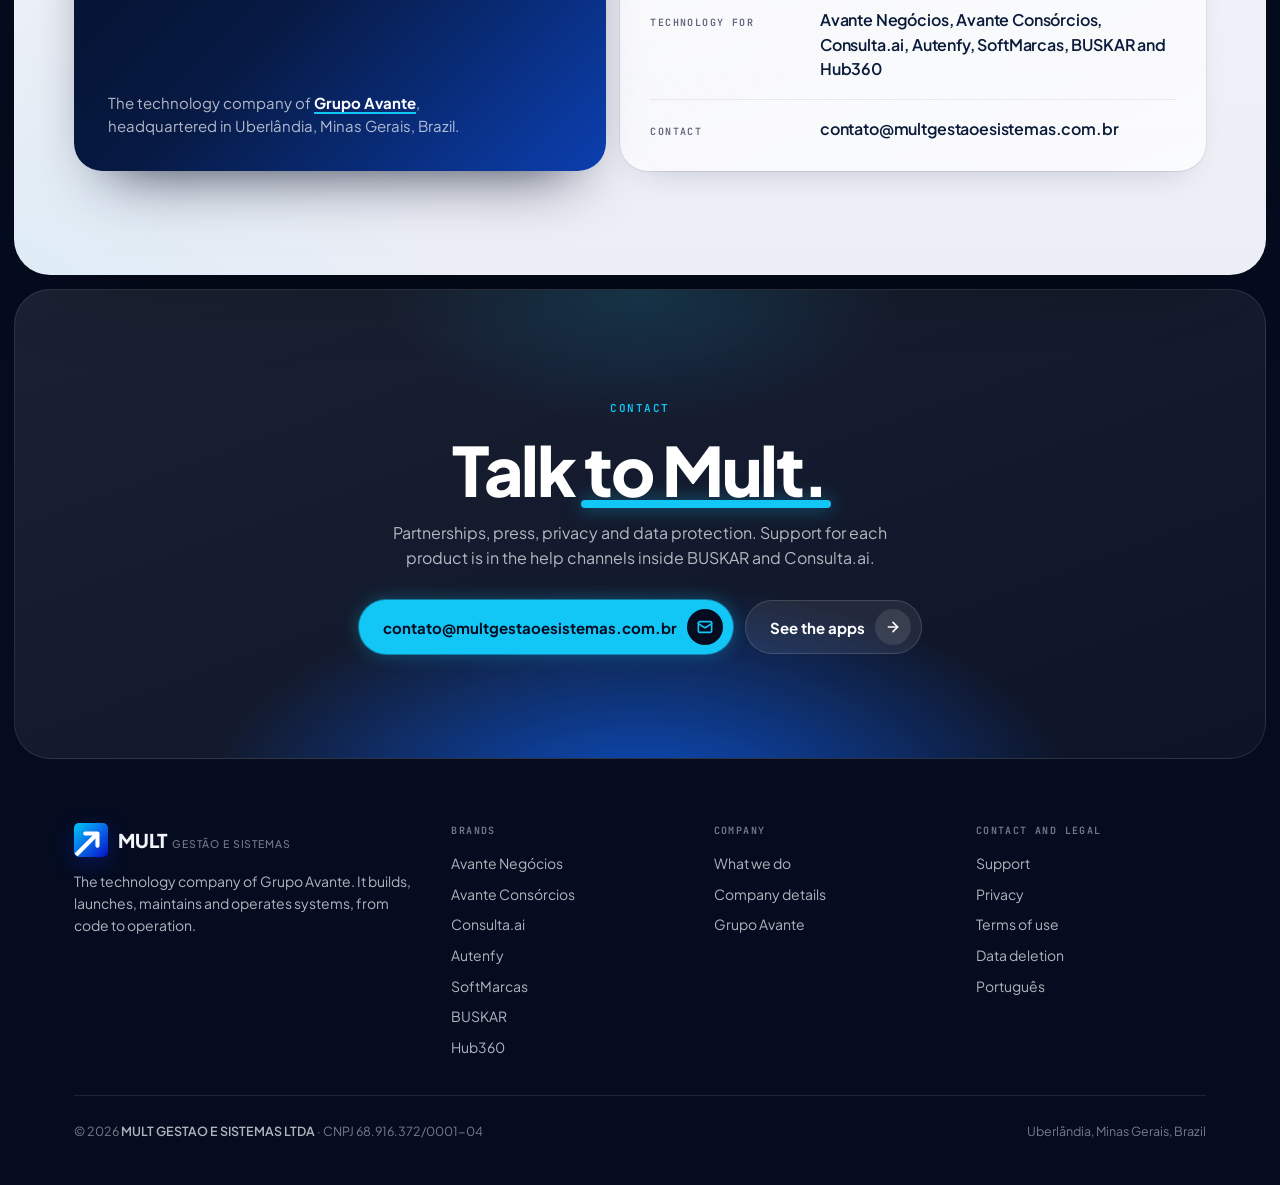
<file: en/index.html>
<!doctype html>
<html lang="en">
<head>
<meta charset="utf-8">
<meta name="viewport" content="width=device-width, initial-scale=1">
<title>Mult Gestão e Sistemas — the technology company of Grupo Avante</title>
<meta name="description" content="Mult Gestão e Sistemas is the technology company of Grupo Avante, in Brazil. It builds the technology behind the group's seven brands and operates BUSKAR and Consulta.ai.">
<link rel="canonical" href="https://multgestaoesistemas.com.br/en/">
<link rel="alternate" hreflang="pt-BR" href="https://multgestaoesistemas.com.br/">
<link rel="alternate" hreflang="en" href="https://multgestaoesistemas.com.br/en/">
<meta property="og:type" content="website">
<meta property="og:locale" content="en_US">
<meta property="og:site_name" content="Mult Gestão e Sistemas">
<meta property="og:title" content="Mult Gestão e Sistemas — from code to operation">
<meta property="og:description" content="The technology company of Grupo Avante. It builds the technology behind the group's seven brands and operates BUSKAR and Consulta.ai.">
<meta property="og:url" content="https://multgestaoesistemas.com.br/en/">
<meta name="theme-color" content="#050c20">
<link rel="icon" href="/assets/favicon.svg" type="image/svg+xml">
<link rel="preconnect" href="https://fonts.googleapis.com">
<link rel="preconnect" href="https://fonts.gstatic.com" crossorigin>
<link href="https://fonts.googleapis.com/css2?family=JetBrains+Mono:wght@500;600&family=Plus+Jakarta+Sans:wght@400;500;600;700;800&display=swap" rel="stylesheet">
<link rel="stylesheet" href="/assets/site.css">
<script>document.documentElement.classList.add("js")</script>
<script type="application/ld+json">
{
  "@context": "https://schema.org",
  "@type": "Organization",
  "name": "Mult Gestão e Sistemas",
  "legalName": "MULT GESTAO E SISTEMAS LTDA",
  "taxID": "68.916.372/0001-04",
  "url": "https://multgestaoesistemas.com.br/",
  "email": "contato@multgestaoesistemas.com.br",
  "foundingDate": "2026-09-01",
  "address": { "@type": "PostalAddress", "addressLocality": "Uberlândia", "addressRegion": "MG", "addressCountry": "BR" },
  "parentOrganization": { "@type": "Organization", "name": "Grupo Avante", "url": "https://avante360.com/" },
  "brand": [
    { "@type": "Brand", "name": "Avante Negócios", "url": "https://avante-desenvolvimento.vercel.app/" },
    { "@type": "Brand", "name": "Avante Consórcios", "url": "https://avante-consorcios.vercel.app/" },
    { "@type": "Brand", "name": "Consulta.ai", "url": "https://appconsultaai.com/institucional" },
    { "@type": "Brand", "name": "Autenfy", "url": "https://autenfy.com/" },
    { "@type": "Brand", "name": "SoftMarcas", "url": "https://softmarcas.com/" },
    { "@type": "Brand", "name": "BUSKAR", "url": "https://buskarveiculos.com/" },
    { "@type": "Brand", "name": "Hub360", "url": "https://parceirohub360.com/" }
  ]
}
</script>
</head>
<body>
<svg width="0" height="0" style="position:absolute" aria-hidden="true">
  <defs><linearGradient id="mult-g" x1="0" y1="0" x2="1" y2="1"><stop offset="0" stop-color="#00c8f6"/><stop offset=".52" stop-color="#0a66e8"/><stop offset="1" stop-color="#0410c4"/></linearGradient><clipPath id="mult-c"><rect width="100" height="100" rx="15"/></clipPath></defs>
  <symbol id="i-logo" viewBox="0 0 100 100"><rect width="100" height="100" rx="15" fill="url(#mult-g)"/><g clip-path="url(#mult-c)" fill="none" stroke="#fff" stroke-width="12"><path d="M33 31H69V67" stroke-linecap="round" stroke-linejoin="round"/><path d="M66 34 6 94"/></g></symbol>
  <symbol id="i-seta" viewBox="0 0 100 100"><g fill="none" stroke="currentColor" stroke-width="12"><path d="M33 31H69V67" stroke-linecap="round" stroke-linejoin="round"/><path d="M66 34 6 94"/></g></symbol>
  <symbol id="i-arrow" viewBox="0 0 24 24"><path d="M5 12h14"/><path d="m12 5 7 7-7 7"/></symbol>
  <symbol id="i-out" viewBox="0 0 24 24"><path d="M7 7h10v10"/><path d="M7 17 17 7"/></symbol>
  <symbol id="i-check" viewBox="0 0 24 24"><path d="M20 6 9 17l-5-5"/></symbol>
  <symbol id="i-code" viewBox="0 0 24 24"><polyline points="16 18 22 12 16 6"/><polyline points="8 6 2 12 8 18"/></symbol>
  <symbol id="i-rocket" viewBox="0 0 24 24"><path d="M4.5 16.5c-1.5 1.26-2 5-2 5s3.74-.5 5-2c.71-.84.7-2.13-.09-2.91a2.18 2.18 0 0 0-2.91-.09z"/><path d="m12 15-3-3a22 22 0 0 1 2-3.95A12.88 12.88 0 0 1 22 2c0 2.72-.78 7.5-6 11a22.35 22.35 0 0 1-4 2z"/><path d="M9 12H4s.55-3.03 2-4c1.62-1.08 5 0 5 0"/><path d="M12 15v5s3.03-.55 4-2c1.08-1.62 0-5 0-5"/></symbol>
  <symbol id="i-wrench" viewBox="0 0 24 24"><path d="M14.7 6.3a1 1 0 0 0 0 1.4l1.6 1.6a1 1 0 0 0 1.4 0l3.77-3.77a6 6 0 0 1-7.94 7.94l-6.91 6.91a2.12 2.12 0 0 1-3-3l6.91-6.91a6 6 0 0 1 7.94-7.94l-3.76 3.76z"/></symbol>
  <symbol id="i-pulse" viewBox="0 0 24 24"><path d="M22 12h-4l-3 9L9 3l-3 9H2"/></symbol>
  <symbol id="i-phone" viewBox="0 0 24 24"><rect width="14" height="20" x="5" y="2" rx="2" ry="2"/><path d="M12 18h.01"/></symbol>
  <symbol id="i-db" viewBox="0 0 24 24"><ellipse cx="12" cy="5" rx="9" ry="3"/><path d="M3 5V19A9 3 0 0 0 21 19V5"/><path d="M3 12A9 3 0 0 0 21 12"/></symbol>
  <symbol id="i-server" viewBox="0 0 24 24"><rect width="20" height="8" x="2" y="2" rx="2" ry="2"/><rect width="20" height="8" x="2" y="14" rx="2" ry="2"/><line x1="6" x2="6.01" y1="6" y2="6"/><line x1="6" x2="6.01" y1="18" y2="18"/></symbol>
  <symbol id="i-shield" viewBox="0 0 24 24"><path d="M20 13c0 5-3.5 7.5-7.66 8.95a1 1 0 0 1-.67-.01C7.5 20.5 4 18 4 13V6a1 1 0 0 1 1-1c2 0 4.5-1.2 6.24-2.72a1.17 1.17 0 0 1 1.52 0C14.51 3.81 17 5 19 5a1 1 0 0 1 1 1z"/><path d="m9 12 2 2 4-4"/></symbol>
  <symbol id="i-car" viewBox="0 0 24 24"><path d="M19 17h2c.6 0 1-.4 1-1v-3c0-.9-.7-1.7-1.5-1.9C18.7 10.6 16 10 16 10s-1.3-1.4-2.2-2.3c-.5-.4-1.1-.7-1.8-.7H5c-.6 0-1.1.4-1.4.9l-1.4 2.9A3.7 3.7 0 0 0 2 12v4c0 .6.4 1 1 1h2"/><circle cx="7" cy="17" r="2"/><path d="M9 17h6"/><circle cx="17" cy="17" r="2"/></symbol>
  <symbol id="i-gauge" viewBox="0 0 24 24"><path d="m12 14 4-4"/><path d="M3.34 19a10 10 0 1 1 17.32 0"/></symbol>
  <symbol id="i-mail" viewBox="0 0 24 24"><rect width="20" height="16" x="2" y="4" rx="2"/><path d="m22 7-8.97 5.7a1.94 1.94 0 0 1-2.06 0L2 7"/></symbol>
</svg>

<a class="skip" href="#conteudo">Skip to content</a>

<nav class="nav" aria-label="Main">
  <div class="wrap">
    <a class="brand" href="/en/" aria-label="Mult Gestão e Sistemas, home">
      <span class="mk"><svg viewBox="0 0 100 100"><use href="#i-logo"/></svg></span>
      <span>Mult <small>Gestão e Sistemas</small></span>
    </a>
    <div class="links">
      <a href="#o-que-fazemos">What we do</a>
      <a href="#aplicativos">Brands</a>
      <a href="#empresa">Company</a>
    </div>
    <div class="nav-cta">
      <a class="lang" href="/" hreflang="pt-BR" lang="pt-BR">PT</a>
      <a class="falar" href="#contato">Contact Mult</a>
    </div>
  </div>
</nav>

<main id="conteudo">

<header class="hero">
  <div class="float-field" aria-hidden="true">
    <div class="par" id="par">
      <div class="tile" style="--s:150px;--sm:84px;--x:6%;--y:17%;--mx:-7%;--my:13%;--rx:14deg;--ry:-22deg;--rz:-8deg;--d:9s;--dl:-2s"><div class="obj g-ind"><svg><use href="#i-code"/></svg></div></div>
      <div class="tile far" style="--s:92px;--x:19%;--y:72%;--rx:-10deg;--ry:26deg;--rz:10deg;--d:11s;--dl:-6s;--f:blur(1.5px);--o:.8"><div class="obj g-clear"><svg><use href="#i-db"/></svg></div></div>
      <div class="tile" style="--s:118px;--sm:70px;--x:7%;--y:58%;--mx:-7%;--my:64%;--rx:18deg;--ry:14deg;--rz:6deg;--d:10s;--dl:-4s"><div class="obj g-acc"><svg><use href="#i-rocket"/></svg></div></div>
      <div class="tile far" style="--s:64px;--x:25%;--y:12%;--rx:-6deg;--ry:-30deg;--rz:-14deg;--d:8s;--dl:-1s;--f:blur(3px);--o:.55"><div class="obj g-ind"><svg><use href="#i-shield"/></svg></div></div>
      <div class="tile" style="--s:140px;--sm:78px;--x:81%;--y:14%;--mx:88%;--my:13%;--rx:-12deg;--ry:24deg;--rz:9deg;--d:10s;--dl:-7s"><div class="obj g-clear"><svg><use href="#i-phone"/></svg></div></div>
      <div class="tile far" style="--s:84px;--x:67%;--y:13%;--rx:12deg;--ry:-18deg;--rz:-10deg;--d:9s;--dl:-3s;--f:blur(2.5px);--o:.6"><div class="obj g-acc"><svg><use href="#i-wrench"/></svg></div></div>
      <div class="tile" style="--s:124px;--sm:72px;--x:85%;--y:52%;--mx:88%;--my:56%;--rx:16deg;--ry:-20deg;--rz:-7deg;--d:11s;--dl:-5s"><div class="obj g-deep"><svg><use href="#i-pulse"/></svg></div></div>
      <div class="tile far" style="--s:76px;--x:73%;--y:71%;--rx:-14deg;--ry:22deg;--rz:12deg;--d:8.5s;--dl:-8s;--f:blur(1.5px);--o:.85"><div class="obj g-ind"><svg><use href="#i-server"/></svg></div></div>
    </div>
  </div>

  <div class="hero-copy">
    <span class="pill rv"><span>Grupo Avante</span> The group's technology company</span>
    <h1 class="rv">Systems that Mult
      <span class="rot-wrap" id="rot" aria-live="polite">
        <span class="rot on"><em>builds</em></span>
        <span class="rot"><em>launches</em></span>
        <span class="rot"><em>maintains</em></span>
        <span class="rot"><em>operates</em></span>
      </span>
    </h1>
    <p class="hero-sub rv">From code to operation. <b>Mult Gestão e Sistemas</b> builds the technology behind the seven brands of Grupo Avante, a Brazilian business group, and operates <b>BUSKAR</b> and <b>Consulta.ai</b>.</p>
    <div class="hero-ctas rv">
      <a class="btn btn-dark" href="#aplicativos">See the apps <i><svg class="ico"><use href="#i-arrow"/></svg></i></a>
      <a class="btn btn-light" href="#empresa">About the company <i><svg class="ico"><use href="#i-arrow"/></svg></i></a>
    </div>
    <div class="hero-facts rv">
      <span><b>Web</b>portals and dashboards</span>
      <span><b>API</b>integrations</span>
      <span><b>7</b>group brands</span>
    </div>
  </div>

  <div class="ticker" aria-label="What Mult builds and operates">
    <div class="ticker-track">
      <div class="ticker-item"><b>Avante Negócios</b> business credit</div>
      <div class="ticker-item"><b>Avante Consórcios</b> productive assets</div>
      <div class="ticker-item"><b>Consulta.ai</b> credit analysis</div>
      <div class="ticker-item"><b>Autenfy</b> digital certificates</div>
      <div class="ticker-item"><b>SoftMarcas</b> trademark registration</div>
      <div class="ticker-item"><b>BUSKAR</b> vehicle history</div>
      <div class="ticker-item"><b>Hub360</b> management for consultants</div>
      <div class="ticker-item"><b>Portals and dashboards</b></div>
      <div class="ticker-item"><b>API for integrators</b></div>
      <div class="ticker-item"><b>Mobile apps</b> <strong>in preparation</strong></div>
      <div class="ticker-item" aria-hidden="true"><b>Avante Negócios</b> business credit</div>
      <div class="ticker-item" aria-hidden="true"><b>Avante Consórcios</b> productive assets</div>
      <div class="ticker-item" aria-hidden="true"><b>Consulta.ai</b> credit analysis</div>
      <div class="ticker-item" aria-hidden="true"><b>Autenfy</b> digital certificates</div>
      <div class="ticker-item" aria-hidden="true"><b>SoftMarcas</b> trademark registration</div>
      <div class="ticker-item" aria-hidden="true"><b>BUSKAR</b> vehicle history</div>
      <div class="ticker-item" aria-hidden="true"><b>Hub360</b> management for consultants</div>
      <div class="ticker-item" aria-hidden="true"><b>Portals and dashboards</b></div>
      <div class="ticker-item" aria-hidden="true"><b>API for integrators</b></div>
      <div class="ticker-item" aria-hidden="true"><b>Mobile apps</b> <strong>in preparation</strong></div>
    </div>
  </div>
</header>

<section class="palco" id="o-que-fazemos">
  <div class="wrap">
    <div class="head">
      <div class="rv">
        <span class="eyebrow">What Mult does</span>
        <h2>From the first line of code<br><em class="grifo">to operation.</em></h2>
      </div>
      <p class="lead rv">One team follows each system from the first sketch to everyday use. No handover between vendors and no orphan software after launch.</p>
    </div>
    <ul class="svc">
      <li class="rv"><span class="n">01</span><span class="ic"><svg class="ico"><use href="#i-code"/></svg></span><h3>Development</h3><p>Web systems and apps: customer portals, management dashboards, PDF reports, APIs and integration with data providers.</p></li>
      <li class="rv"><span class="n">02</span><span class="ic acc"><svg class="ico"><use href="#i-rocket"/></svg></span><h3>Launch</h3><p>The system goes live with its own production environment, domain and e-mail, and with follow-up of the first users.</p></li>
      <li class="rv"><span class="n">03</span><span class="ic deep"><svg class="ico"><use href="#i-wrench"/></svg></span><h3>Maintenance</h3><p>Continuous fixes and improvements. Every change goes through review and automated tests before it is released.</p></li>
      <li class="rv"><span class="n">04</span><span class="ic clear"><svg class="ico"><use href="#i-pulse"/></svg></span><h3>Operation</h3><p>Infrastructure, monitoring and support for the users of the systems in production.</p></li>
    </ul>

    <div class="report">
      <div class="doc rv" aria-label="Illustrative example of the path of a change up to release">
        <div class="doc-top">
          <span class="brand"><span class="mk"><svg viewBox="0 0 100 100"><use href="#i-logo"/></svg></span>Mult</span>
          <span>Path of a change</span>
        </div>
        <p class="doc-h">From change to release</p>
        <p class="doc-s">Every change to a Mult system follows the same steps.</p>
        <ul class="doc-rows">
          <li><svg class="ico"><use href="#i-check"/></svg>Code written and described<span>Done</span></li>
          <li><svg class="ico"><use href="#i-check"/></svg>Review before merging<span>Done</span></li>
          <li><svg class="ico"><use href="#i-check"/></svg>Automated tests<span>Done</span></li>
          <li class="on"><svg class="ico"><use href="#i-rocket"/></svg>Production release<span>Live</span></li>
        </ul>
        <p class="doc-foot">Illustrative example</p>
      </div>
      <div class="rv">
        <span class="eyebrow">How we work</span>
        <h2>Three rules that <em class="grifo">do not change.</em></h2>
        <ul class="checks">
          <li><svg class="ico"><use href="#i-check"/></svg><span><b>One team from start to finish.</b> Those who build also maintain and operate. A production issue goes back to the people who know the code.</span></li>
          <li><svg class="ico"><use href="#i-check"/></svg><span><b>Changes reviewed before release.</b> No change goes live without review and without passing the automated tests.</span></li>
          <li><svg class="ico"><use href="#i-check"/></svg><span><b>Personal data handled responsibly.</b> Processing in line with the Brazilian data protection law (LGPD), with a privacy policy published for each product.</span></li>
        </ul>
      </div>
    </div>
  </div>
</section>

<section class="dark" id="aplicativos">
  <div class="wrap">
    <div class="head">
      <div class="rv">
        <span class="eyebrow">Brands</span>
        <h2>Seven brands, <em class="grifo">one technology.</em></h2>
      </div>
      <p class="lead rv">Mult builds the technology behind every brand of Grupo Avante. Two of them, BUSKAR and Consulta.ai, are also operated by Mult, each with its own website, terms of use and privacy policy.</p>
    </div>

    <div class="apps">
      <article class="app buskar rv">
        <div class="app-top">
          <img class="logo sq" src="/assets/marcas/buskar.svg" alt="" width="54" height="54">
          <div><p class="k">Vehicle history</p><h3>BUSKAR</h3></div>
          <span class="live">Live</span>
        </div>
        <p>Vehicle history reports for buyers and day-to-day management for car dealerships in Brazil.</p>
        <figure class="art">
          <svg viewBox="0 0 520 150" role="img" aria-label="Illustration: from a licence plate to a vehicle history report">
            <rect x="8" y="34" width="190" height="82" rx="9" fill="#fff"/>
            <path d="M8 43a9 9 0 0 1 9-9h172a9 9 0 0 1 9 9v11H8z" fill="#0f46d8"/>
            <text x="103" y="49" text-anchor="middle" font-family="JetBrains Mono, monospace" font-size="9" font-weight="600" fill="#fff" letter-spacing="2.4">BRASIL</text>
            <text x="103" y="98" text-anchor="middle" font-family="JetBrains Mono, monospace" font-size="33" font-weight="600" fill="#0a1c3a" letter-spacing="2.5">BRA2E19</text>
            <rect class="scan" x="14" y="57" width="178" height="2" rx="1" fill="#12c6f5"/>
            <path class="flow" d="M212 75h88" stroke="rgba(255,255,255,.7)" stroke-width="1.6" fill="none"/>
            <path d="M296 69l8 6-8 6" fill="none" stroke="rgba(255,255,255,.7)" stroke-width="1.6"/>
            <rect x="322" y="12" width="190" height="126" rx="12" fill="rgba(255,255,255,.07)" stroke="rgba(255,255,255,.2)"/>
            <rect x="338" y="28" width="62" height="7" rx="3" fill="#fff"/>
            <g stroke="rgba(255,255,255,.14)"><path d="M338 54h158M338 76h158M338 98h158M338 120h158"/></g>
            <g fill="rgba(255,255,255,.5)"><rect x="338" y="62" width="74" height="5" rx="2"/><rect x="338" y="84" width="92" height="5" rx="2"/><rect x="338" y="106" width="60" height="5" rx="2"/></g>
            <g fill="rgba(255,255,255,.85)"><rect x="456" y="62" width="40" height="5" rx="2"/><rect x="446" y="84" width="50" height="5" rx="2"/></g>
            <rect x="462" y="103" width="34" height="10" rx="5" fill="#12c6f5"/>
          </svg>
          <figcaption>From plate to report · illustration</figcaption>
        </figure>
        <ul class="facts">
          <li><svg class="ico"><use href="#i-check"/></svg>Vehicle history lookup by licence plate</li>
          <li><svg class="ico"><use href="#i-check"/></svg>PDF report to keep and share</li>
          <li><svg class="ico"><use href="#i-check"/></svg>Inventory, sales, contacts and schedule for dealers</li>
        </ul>
        <a class="want" href="https://buskarveiculos.com/" rel="noopener">Open buskarveiculos.com <svg class="ico"><use href="#i-out"/></svg></a>
        <p class="by">Developed and operated by <b>Mult Gestão e Sistemas</b></p>
      </article>

      <article class="app consulta rv">
        <div class="app-top">
          <div><p class="k">Credit analysis</p><h3><img src="/assets/marcas/consulta-ai.png" alt="Consulta.ai" width="985" height="168" style="--h:40px" loading="lazy"></h3></div>
          <span class="live">Live</span>
        </div>
        <p>Credit analysis for small and medium businesses in Brazil to decide with information before selling on credit.</p>
        <figure class="art">
          <svg viewBox="0 0 520 150" role="img" aria-label="Illustration: several data sources gathered into one report">
            <g font-family="JetBrains Mono, monospace" font-size="10" font-weight="600" fill="#fff" letter-spacing="1.2">
              <rect x="8" y="14" width="150" height="24" rx="8" fill="rgba(255,255,255,.08)" stroke="rgba(255,255,255,.2)"/><text x="22" y="30">CREDIT</text>
              <rect x="8" y="46" width="150" height="24" rx="8" fill="rgba(255,255,255,.08)" stroke="rgba(255,255,255,.2)"/><text x="22" y="62">REGISTRY</text>
              <rect x="8" y="78" width="150" height="24" rx="8" fill="rgba(255,255,255,.08)" stroke="rgba(255,255,255,.2)"/><text x="22" y="94">LEGAL</text>
              <rect x="8" y="110" width="150" height="24" rx="8" fill="rgba(255,255,255,.08)" stroke="rgba(255,255,255,.2)"/><text x="22" y="126">VEHICLE</text>
            </g>
            <g class="flow" fill="none" stroke="rgba(255,255,255,.7)" stroke-width="1.6">
              <path d="M158 26h60q22 0 22 22v8q0 19 22 19h40"/>
              <path d="M158 58h70q12 0 12 9t12 8h50"/>
              <path d="M158 90h70q12 0 12-7t12-8h50"/>
              <path d="M158 122h60q22 0 22-22v-6q0-19 22-19h40"/>
            </g>
            <path d="M298 69l8 6-8 6" fill="none" stroke="rgba(255,255,255,.7)" stroke-width="1.6"/>
            <rect x="322" y="12" width="190" height="126" rx="12" fill="rgba(255,255,255,.07)" stroke="rgba(255,255,255,.2)"/>
            <rect x="338" y="28" width="62" height="7" rx="3" fill="#fff"/>
            <g stroke="rgba(255,255,255,.14)"><path d="M338 54h158M338 76h158M338 98h158M338 120h158"/></g>
            <g fill="rgba(255,255,255,.5)"><rect x="338" y="62" width="84" height="5" rx="2"/><rect x="338" y="84" width="66" height="5" rx="2"/><rect x="338" y="106" width="96" height="5" rx="2"/></g>
            <g fill="#3ddc97"><rect x="470" y="59" width="26" height="10" rx="5"/><rect x="470" y="81" width="26" height="10" rx="5"/></g>
            <rect x="470" y="103" width="26" height="10" rx="5" fill="#12c6f5"/>
          </svg>
          <figcaption>Several sources, one report · illustration</figcaption>
        </figure>
        <ul class="facts">
          <li><svg class="ico"><use href="#i-check"/></svg>Credit, registry, legal and vehicle checks</li>
          <li><svg class="ico"><use href="#i-check"/></svg>Organised PDF report</li>
          <li><svg class="ico"><use href="#i-check"/></svg>API to plug the checks into the company's own system</li>
        </ul>
        <a class="want" href="https://appconsultaai.com/institucional" rel="noopener">Open appconsultaai.com <svg class="ico"><use href="#i-out"/></svg></a>
        <p class="by">Developed and operated by <b>Mult Gestão e Sistemas</b></p>
      </article>
    </div>
    <p class="apps-note rv">Available on the web. Mobile apps in preparation.</p>
    <div class="sub-head">
      <div class="rv"><span class="eyebrow">Also powered by Mult</span><h3>The other brands of the group.</h3></div>
      <p class="rv">Websites, platforms and systems developed and maintained by Mult for each operation of Grupo Avante.</p>
    </div>
    <div class="marcas">
      <a class="marca rv" href="https://avante-desenvolvimento.vercel.app/" rel="noopener">
        <span class="chip">Mult technology</span>
        <span class="lg"><img src="/assets/marcas/avante-negocios.png" alt="Avante Negócios" width="567" height="168" style="--h:44px" loading="lazy"></span>
        <span class="k">Business credit</span>
        <span class="fr">“Credit starts before the bank.”</span>
        <span class="go">Visit <svg class="ico"><use href="#i-out"/></svg></span>
      </a>
      <a class="marca rv" href="https://avante-consorcios.vercel.app/" rel="noopener">
        <span class="chip">Mult technology</span>
        <span class="lg"><img src="/assets/marcas/avante-consorcios.png" alt="Avante Consórcios" width="675" height="168" style="--h:40px" loading="lazy"></span>
        <span class="k">Productive assets</span>
        <span class="fr">“A predictable asset never becomes an emergency purchase.”</span>
        <span class="go">Visit <svg class="ico"><use href="#i-out"/></svg></span>
      </a>
      <a class="marca rv" href="https://autenfy.com/" rel="noopener">
        <span class="chip">Mult technology</span>
        <span class="lg"><img src="/assets/marcas/autenfy.png" alt="Autenfy" width="616" height="168" style="--h:38px" loading="lazy"></span>
        <span class="k">Digital certificates</span>
        <span class="fr">“Without a certificate, a company cannot invoice or sign.”</span>
        <span class="go">Visit <svg class="ico"><use href="#i-out"/></svg></span>
      </a>
      <a class="marca rv" href="https://softmarcas.com/" rel="noopener">
        <span class="chip">Mult technology</span>
        <span class="lg"><img src="/assets/marcas/softmarcas.png" alt="SoftMarcas" width="1524" height="168" style="--h:22px" loading="lazy"></span>
        <span class="k">Trademark registration</span>
        <span class="fr">“A company's name is also an asset.”</span>
        <span class="go">Visit <svg class="ico"><use href="#i-out"/></svg></span>
      </a>
      <a class="marca rv" href="https://parceirohub360.com/" rel="noopener">
        <span class="chip">Mult technology</span>
        <span class="lg"><img src="/assets/marcas/hub360.png" alt="" width="192" height="192" style="--h:46px" loading="lazy"><b>Hub360</b></span>
        <span class="k">Management for consultants</span>
        <span class="fr">“A platform to support the work of financial consultants.”</span>
        <span class="go">Visit <svg class="ico"><use href="#i-out"/></svg></span>
      </a>
    </div>
    <p class="apps-note rv">For these five brands, Mult is responsible for the technology. Each service is provided by the company behind the brand.</p>
  </div>
</section>

<section class="palco" id="empresa">
  <div class="wrap">
    <div class="head">
      <div class="rv">
        <span class="eyebrow">Company</span>
        <h2>The technology of<br><em class="grifo">Grupo Avante.</em></h2>
      </div>
      <p class="lead rv">Mult Gestão e Sistemas is the group company responsible for developing, maintaining and launching the systems. The details below are those of the official company registration.</p>
    </div>
    <div class="corp">
      <div class="cartao rv">
        <svg class="wm" viewBox="0 0 100 100" aria-hidden="true"><use href="#i-seta"/></svg>
        <span class="eyebrow">Legal entity name</span>
        <h3>MULT GESTAO E SISTEMAS LTDA</h3>
        <span class="cnpj"><small>CNPJ · tax ID</small>68.916.372/0001-04</span>
        <p>The technology company of <a href="https://avante360.com/" rel="noopener">Grupo Avante</a>, headquartered in Uberlândia, Minas Gerais, Brazil.</p>
      </div>
      <dl class="ficha rv">
        <div><dt>Legal form</dt><dd>Limited liability company (Sociedade Empresária Limitada)</dd></div>
        <div><dt>Main activity</dt><dd>Custom software development</dd></div>
        <div><dt>Headquarters</dt><dd>Uberlândia, Minas Gerais, Brazil</dd></div>
        <div><dt>Founded</dt><dd>2026</dd></div>
        <div><dt>Operated products</dt><dd>BUSKAR and Consulta.ai</dd></div>
        <div><dt>Technology for</dt><dd>Avante Negócios, Avante Consórcios, Consulta.ai, Autenfy, SoftMarcas, BUSKAR and Hub360</dd></div>
        <div><dt>Contact</dt><dd>contato@multgestaoesistemas.com.br</dd></div>
      </dl>
    </div>
  </div>
</section>

<section class="final" id="contato">
  <div class="wrap">
    <div class="final-in">
      <span class="eyebrow rv">Contact</span>
      <h2 class="rv">Talk <em class="grifo">to Mult.</em></h2>
      <p class="rv">Partnerships, press, privacy and data protection. Support for each product is in the help channels inside BUSKAR and Consulta.ai.</p>
      <div class="hero-ctas rv">
        <a class="btn btn-acc" href="mailto:contato@multgestaoesistemas.com.br"><span>contato@multgestaoesistemas.com.br</span> <i><svg class="ico"><use href="#i-mail"/></svg></i></a>
        <a class="btn btn-light" href="#aplicativos">See the apps <i><svg class="ico"><use href="#i-arrow"/></svg></i></a>
      </div>
    </div>
  </div>
</section>

</main>

<footer>
  <div class="wrap">
    <div class="foot">
      <div>
        <a class="brand" href="/en/"><span class="mk"><svg viewBox="0 0 100 100"><use href="#i-logo"/></svg></span><span>Mult <small>Gestão e Sistemas</small></span></a>
        <p>The technology company of Grupo Avante. It builds, launches, maintains and operates systems, from code to operation.</p>
      </div>
      <div>
        <h4>Brands</h4>
        <ul class="duas">
          <li><a href="https://avante-desenvolvimento.vercel.app/" rel="noopener">Avante Negócios</a></li>
          <li><a href="https://avante-consorcios.vercel.app/" rel="noopener">Avante Consórcios</a></li>
          <li><a href="https://appconsultaai.com/institucional" rel="noopener">Consulta.ai</a></li>
          <li><a href="https://autenfy.com/" rel="noopener">Autenfy</a></li>
          <li><a href="https://softmarcas.com/" rel="noopener">SoftMarcas</a></li>
          <li><a href="https://buskarveiculos.com/" rel="noopener">BUSKAR</a></li>
          <li><a href="https://parceirohub360.com/" rel="noopener">Hub360</a></li>
        </ul>
      </div>
      <div>
        <h4>Company</h4>
        <ul>
          <li><a href="#o-que-fazemos">What we do</a></li>
          <li><a href="#empresa">Company details</a></li>
          <li><a href="https://avante360.com/" rel="noopener">Grupo Avante</a></li>
        </ul>
      </div>
      <div>
        <h4>Contact and legal</h4>
        <ul>
          <li><a href="/en/support/">Support</a></li>
          <li><a href="/en/privacy/">Privacy</a></li>
          <li><a href="/en/terms/">Terms of use</a></li>
          <li><a href="/en/data-deletion/">Data deletion</a></li>
          <li><a href="/" hreflang="pt-BR" lang="pt-BR">Português</a></li>
        </ul>
      </div>
    </div>
    <div class="legal">
      <span>© 2026 <b>MULT GESTAO E SISTEMAS LTDA</b> · CNPJ 68.916.372/0001-04</span>
      <span>Uberlândia, Minas Gerais, Brazil</span>
    </div>
  </div>
</footer>

<script src="/assets/site.js" defer></script>
</body>
</html>
</file>
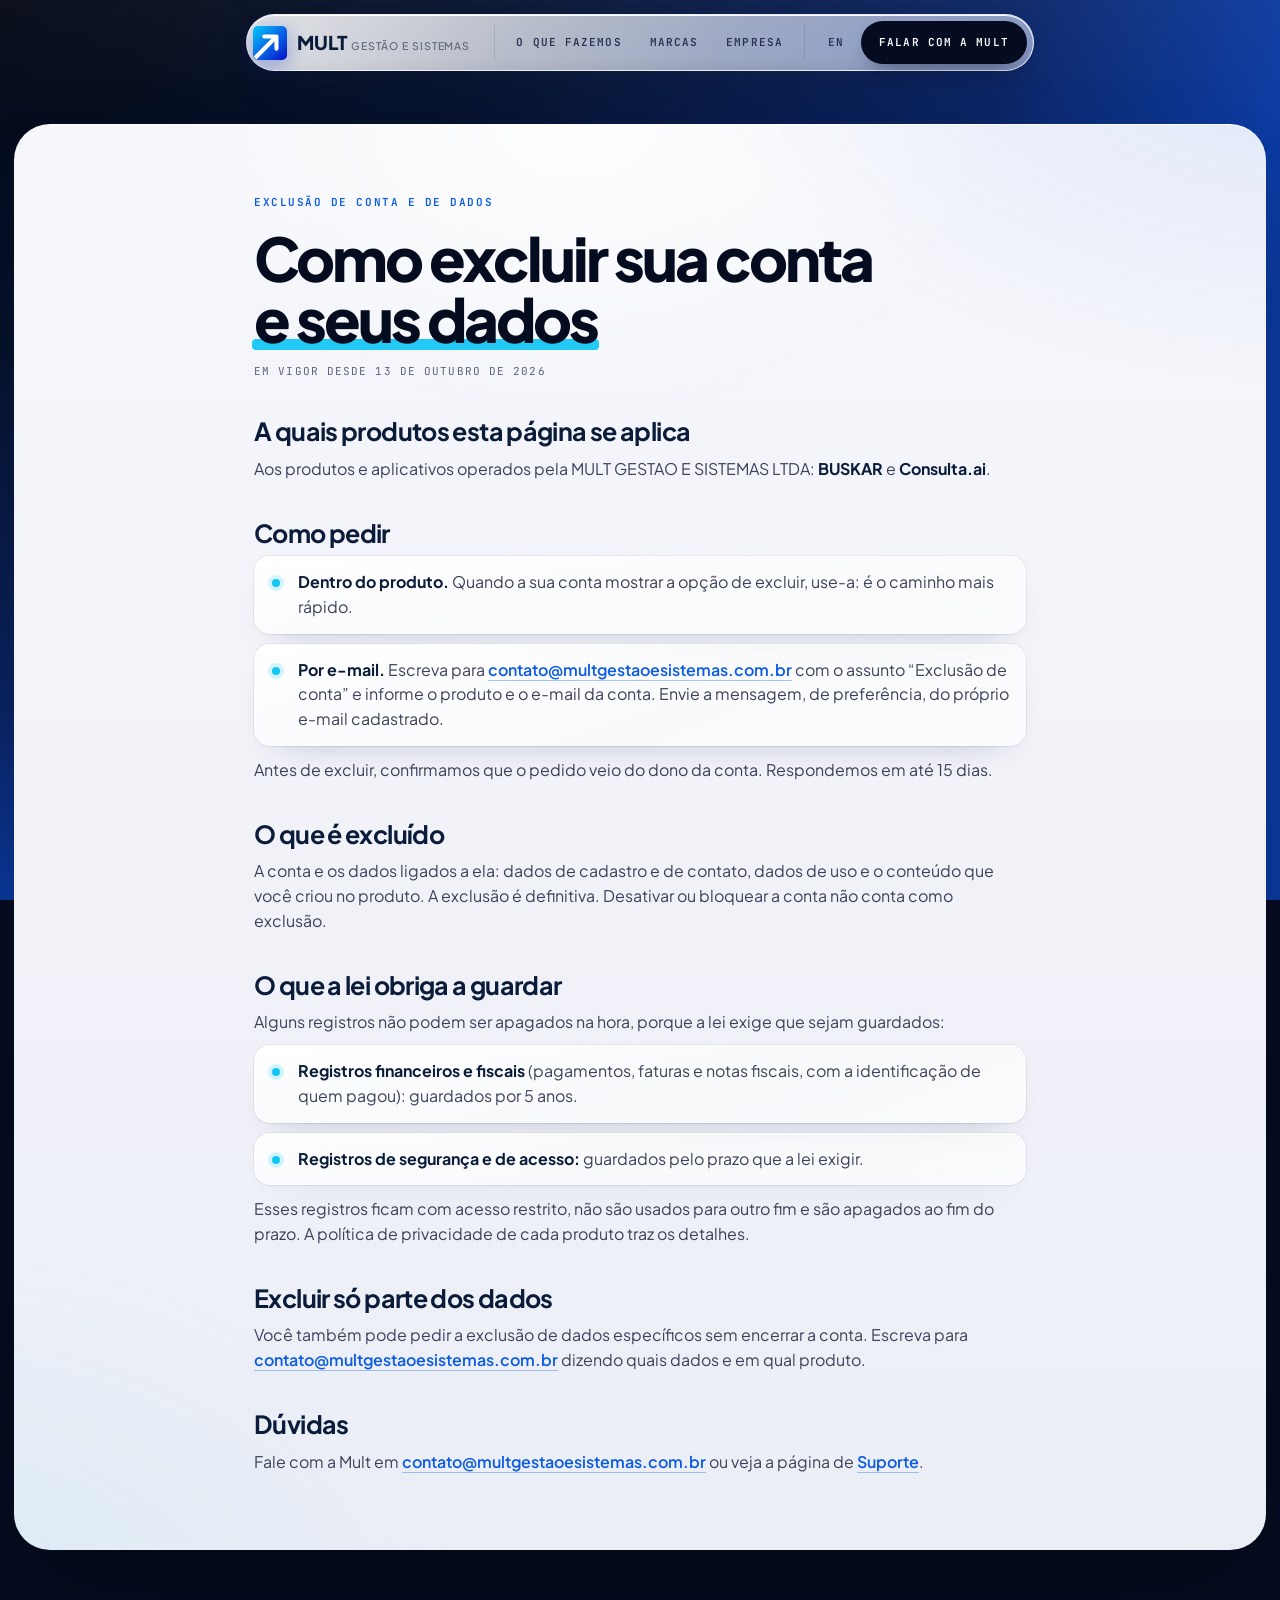
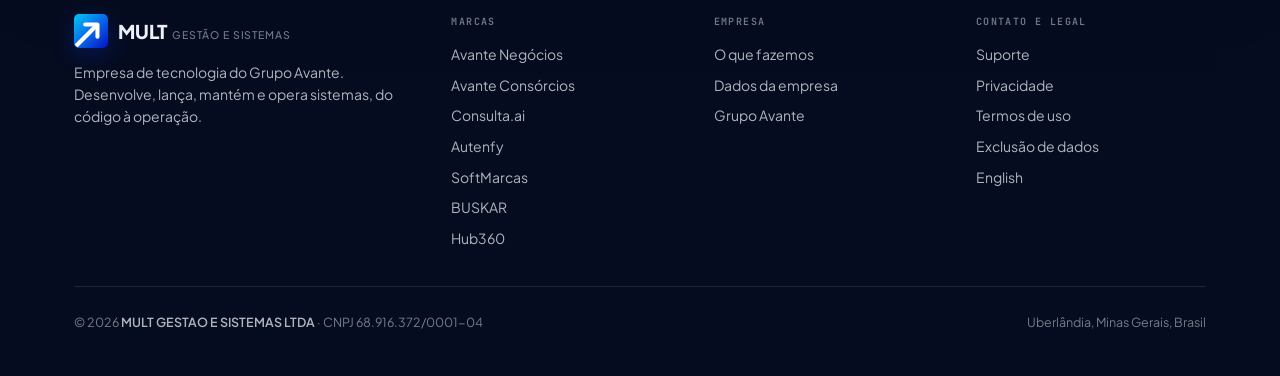
<file: exclusao-de-dados/index.html>
<!doctype html>
<html lang="pt-BR">
<head>
<meta charset="utf-8">
<meta name="viewport" content="width=device-width, initial-scale=1">
<title>Exclusão de conta e de dados — Mult Gestão e Sistemas</title>
<meta name="description" content="Como pedir a exclusão da sua conta e dos seus dados no BUSKAR e no Consulta.ai, produtos operados pela Mult Gestão e Sistemas.">
<link rel="canonical" href="https://multgestaoesistemas.com.br/exclusao-de-dados/">
<link rel="alternate" hreflang="pt-BR" href="https://multgestaoesistemas.com.br/exclusao-de-dados/">
<link rel="alternate" hreflang="en" href="https://multgestaoesistemas.com.br/en/data-deletion/">
<meta name="theme-color" content="#050c20">
<link rel="icon" href="/assets/favicon.svg" type="image/svg+xml">
<link rel="preconnect" href="https://fonts.googleapis.com">
<link rel="preconnect" href="https://fonts.gstatic.com" crossorigin>
<link href="https://fonts.googleapis.com/css2?family=JetBrains+Mono:wght@500;600&family=Plus+Jakarta+Sans:wght@400;500;600;700;800&display=swap" rel="stylesheet">
<link rel="stylesheet" href="/assets/site.css">
<script>document.documentElement.classList.add("js")</script>
</head>
<body>
<svg width="0" height="0" style="position:absolute" aria-hidden="true">
  <defs><linearGradient id="mult-g" x1="0" y1="0" x2="1" y2="1"><stop offset="0" stop-color="#00c8f6"/><stop offset=".52" stop-color="#0a66e8"/><stop offset="1" stop-color="#0410c4"/></linearGradient><clipPath id="mult-c"><rect width="100" height="100" rx="15"/></clipPath></defs>
  <symbol id="i-logo" viewBox="0 0 100 100"><rect width="100" height="100" rx="15" fill="url(#mult-g)"/><g clip-path="url(#mult-c)" fill="none" stroke="#fff" stroke-width="12"><path d="M33 31H69V67" stroke-linecap="round" stroke-linejoin="round"/><path d="M66 34 6 94"/></g></symbol>
  <symbol id="i-seta" viewBox="0 0 100 100"><g fill="none" stroke="currentColor" stroke-width="12"><path d="M33 31H69V67" stroke-linecap="round" stroke-linejoin="round"/><path d="M66 34 6 94"/></g></symbol>
  <symbol id="i-arrow" viewBox="0 0 24 24"><path d="M5 12h14"/><path d="m12 5 7 7-7 7"/></symbol>
  <symbol id="i-out" viewBox="0 0 24 24"><path d="M7 7h10v10"/><path d="M7 17 17 7"/></symbol>
  <symbol id="i-check" viewBox="0 0 24 24"><path d="M20 6 9 17l-5-5"/></symbol>
  <symbol id="i-code" viewBox="0 0 24 24"><polyline points="16 18 22 12 16 6"/><polyline points="8 6 2 12 8 18"/></symbol>
  <symbol id="i-rocket" viewBox="0 0 24 24"><path d="M4.5 16.5c-1.5 1.26-2 5-2 5s3.74-.5 5-2c.71-.84.7-2.13-.09-2.91a2.18 2.18 0 0 0-2.91-.09z"/><path d="m12 15-3-3a22 22 0 0 1 2-3.95A12.88 12.88 0 0 1 22 2c0 2.72-.78 7.5-6 11a22.35 22.35 0 0 1-4 2z"/><path d="M9 12H4s.55-3.03 2-4c1.62-1.08 5 0 5 0"/><path d="M12 15v5s3.03-.55 4-2c1.08-1.62 0-5 0-5"/></symbol>
  <symbol id="i-wrench" viewBox="0 0 24 24"><path d="M14.7 6.3a1 1 0 0 0 0 1.4l1.6 1.6a1 1 0 0 0 1.4 0l3.77-3.77a6 6 0 0 1-7.94 7.94l-6.91 6.91a2.12 2.12 0 0 1-3-3l6.91-6.91a6 6 0 0 1 7.94-7.94l-3.76 3.76z"/></symbol>
  <symbol id="i-pulse" viewBox="0 0 24 24"><path d="M22 12h-4l-3 9L9 3l-3 9H2"/></symbol>
  <symbol id="i-phone" viewBox="0 0 24 24"><rect width="14" height="20" x="5" y="2" rx="2" ry="2"/><path d="M12 18h.01"/></symbol>
  <symbol id="i-db" viewBox="0 0 24 24"><ellipse cx="12" cy="5" rx="9" ry="3"/><path d="M3 5V19A9 3 0 0 0 21 19V5"/><path d="M3 12A9 3 0 0 0 21 12"/></symbol>
  <symbol id="i-server" viewBox="0 0 24 24"><rect width="20" height="8" x="2" y="2" rx="2" ry="2"/><rect width="20" height="8" x="2" y="14" rx="2" ry="2"/><line x1="6" x2="6.01" y1="6" y2="6"/><line x1="6" x2="6.01" y1="18" y2="18"/></symbol>
  <symbol id="i-shield" viewBox="0 0 24 24"><path d="M20 13c0 5-3.5 7.5-7.66 8.95a1 1 0 0 1-.67-.01C7.5 20.5 4 18 4 13V6a1 1 0 0 1 1-1c2 0 4.5-1.2 6.24-2.72a1.17 1.17 0 0 1 1.52 0C14.51 3.81 17 5 19 5a1 1 0 0 1 1 1z"/><path d="m9 12 2 2 4-4"/></symbol>
  <symbol id="i-car" viewBox="0 0 24 24"><path d="M19 17h2c.6 0 1-.4 1-1v-3c0-.9-.7-1.7-1.5-1.9C18.7 10.6 16 10 16 10s-1.3-1.4-2.2-2.3c-.5-.4-1.1-.7-1.8-.7H5c-.6 0-1.1.4-1.4.9l-1.4 2.9A3.7 3.7 0 0 0 2 12v4c0 .6.4 1 1 1h2"/><circle cx="7" cy="17" r="2"/><path d="M9 17h6"/><circle cx="17" cy="17" r="2"/></symbol>
  <symbol id="i-gauge" viewBox="0 0 24 24"><path d="m12 14 4-4"/><path d="M3.34 19a10 10 0 1 1 17.32 0"/></symbol>
  <symbol id="i-mail" viewBox="0 0 24 24"><rect width="20" height="16" x="2" y="4" rx="2"/><path d="m22 7-8.97 5.7a1.94 1.94 0 0 1-2.06 0L2 7"/></symbol>
</svg>

<a class="skip" href="#conteudo">Pular para o conteúdo</a>

<nav class="nav" aria-label="Principal">
  <div class="wrap">
    <a class="brand" href="/" aria-label="Mult Gestão e Sistemas, início">
      <span class="mk"><svg viewBox="0 0 100 100"><use href="#i-logo"/></svg></span>
      <span>Mult <small>Gestão e Sistemas</small></span>
    </a>
    <div class="links">
      <a href="/#o-que-fazemos">O que fazemos</a>
      <a href="/#aplicativos">Marcas</a>
      <a href="/#empresa">Empresa</a>
    </div>
    <div class="nav-cta">
      <a class="lang" href="/en/data-deletion/" hreflang="en" lang="en">EN</a>
      <a class="falar" href="/#contato">Falar com a Mult</a>
    </div>
  </div>
</nav>

<main id="conteudo" class="page">
<section class="palco">
  <div class="wrap">
    <span class="eyebrow">Exclusão de conta e de dados</span>
    <h1>Como excluir sua conta <em class="grifo">e seus dados</em></h1>
    <p class="meta">Em vigor desde 13 de outubro de 2026</p>

    <h2>A quais produtos esta página se aplica</h2>
    <p>Aos produtos e aplicativos operados pela MULT GESTAO E SISTEMAS LTDA: <strong>BUSKAR</strong> e <strong>Consulta.ai</strong>.</p>

    <h2>Como pedir</h2>
    <ul>
      <li><strong>Dentro do produto.</strong> Quando a sua conta mostrar a opção de excluir, use-a: é o caminho mais rápido.</li>
      <li><strong>Por e-mail.</strong> Escreva para <a href="mailto:contato@multgestaoesistemas.com.br">contato@multgestaoesistemas.com.br</a> com o assunto “Exclusão de conta” e informe o produto e o e-mail da conta. Envie a mensagem, de preferência, do próprio e-mail cadastrado.</li>
    </ul>
    <p>Antes de excluir, confirmamos que o pedido veio do dono da conta. Respondemos em até 15 dias.</p>

    <h2>O que é excluído</h2>
    <p>A conta e os dados ligados a ela: dados de cadastro e de contato, dados de uso e o conteúdo que você criou no produto. A exclusão é definitiva. Desativar ou bloquear a conta não conta como exclusão.</p>

    <h2>O que a lei obriga a guardar</h2>
    <p>Alguns registros não podem ser apagados na hora, porque a lei exige que sejam guardados:</p>
    <ul>
      <li><strong>Registros financeiros e fiscais</strong> (pagamentos, faturas e notas fiscais, com a identificação de quem pagou): guardados por 5 anos.</li>
      <li><strong>Registros de segurança e de acesso:</strong> guardados pelo prazo que a lei exigir.</li>
    </ul>
    <p>Esses registros ficam com acesso restrito, não são usados para outro fim e são apagados ao fim do prazo. A política de privacidade de cada produto traz os detalhes.</p>

    <h2>Excluir só parte dos dados</h2>
    <p>Você também pode pedir a exclusão de dados específicos sem encerrar a conta. Escreva para <a href="mailto:contato@multgestaoesistemas.com.br">contato@multgestaoesistemas.com.br</a> dizendo quais dados e em qual produto.</p>

    <h2>Dúvidas</h2>
    <p>Fale com a Mult em <a href="mailto:contato@multgestaoesistemas.com.br">contato@multgestaoesistemas.com.br</a> ou veja a página de <a href="/suporte/">Suporte</a>.</p>
  </div>
</section>
</main>

<footer>
  <div class="wrap">
    <div class="foot">
      <div>
        <a class="brand" href="/"><span class="mk"><svg viewBox="0 0 100 100"><use href="#i-logo"/></svg></span><span>Mult <small>Gestão e Sistemas</small></span></a>
        <p>Empresa de tecnologia do Grupo Avante. Desenvolve, lança, mantém e opera sistemas, do código à operação.</p>
      </div>
      <div>
        <h4>Marcas</h4>
        <ul class="duas">
          <li><a href="https://avante-desenvolvimento.vercel.app/" rel="noopener">Avante Negócios</a></li>
          <li><a href="https://avante-consorcios.vercel.app/" rel="noopener">Avante Consórcios</a></li>
          <li><a href="https://appconsultaai.com/institucional" rel="noopener">Consulta.ai</a></li>
          <li><a href="https://autenfy.com/" rel="noopener">Autenfy</a></li>
          <li><a href="https://softmarcas.com/" rel="noopener">SoftMarcas</a></li>
          <li><a href="https://buskarveiculos.com/" rel="noopener">BUSKAR</a></li>
          <li><a href="https://parceirohub360.com/" rel="noopener">Hub360</a></li>
        </ul>
      </div>
      <div>
        <h4>Empresa</h4>
        <ul>
          <li><a href="/#o-que-fazemos">O que fazemos</a></li>
          <li><a href="/#empresa">Dados da empresa</a></li>
          <li><a href="https://avante360.com/" rel="noopener">Grupo Avante</a></li>
        </ul>
      </div>
      <div>
        <h4>Contato e legal</h4>
        <ul>
          <li><a href="/suporte/">Suporte</a></li>
          <li><a href="/privacidade/">Privacidade</a></li>
          <li><a href="/termos/">Termos de uso</a></li>
          <li><a href="/exclusao-de-dados/">Exclusão de dados</a></li>
          <li><a href="/en/data-deletion/" hreflang="en" lang="en">English</a></li>
        </ul>
      </div>
    </div>
    <div class="legal">
      <span>© 2026 <b>MULT GESTAO E SISTEMAS LTDA</b> · CNPJ 68.916.372/0001-04</span>
      <span>Uberlândia, Minas Gerais, Brasil</span>
    </div>
  </div>
</footer>

<script src="/assets/site.js" defer></script>
</body>
</html>
</file>
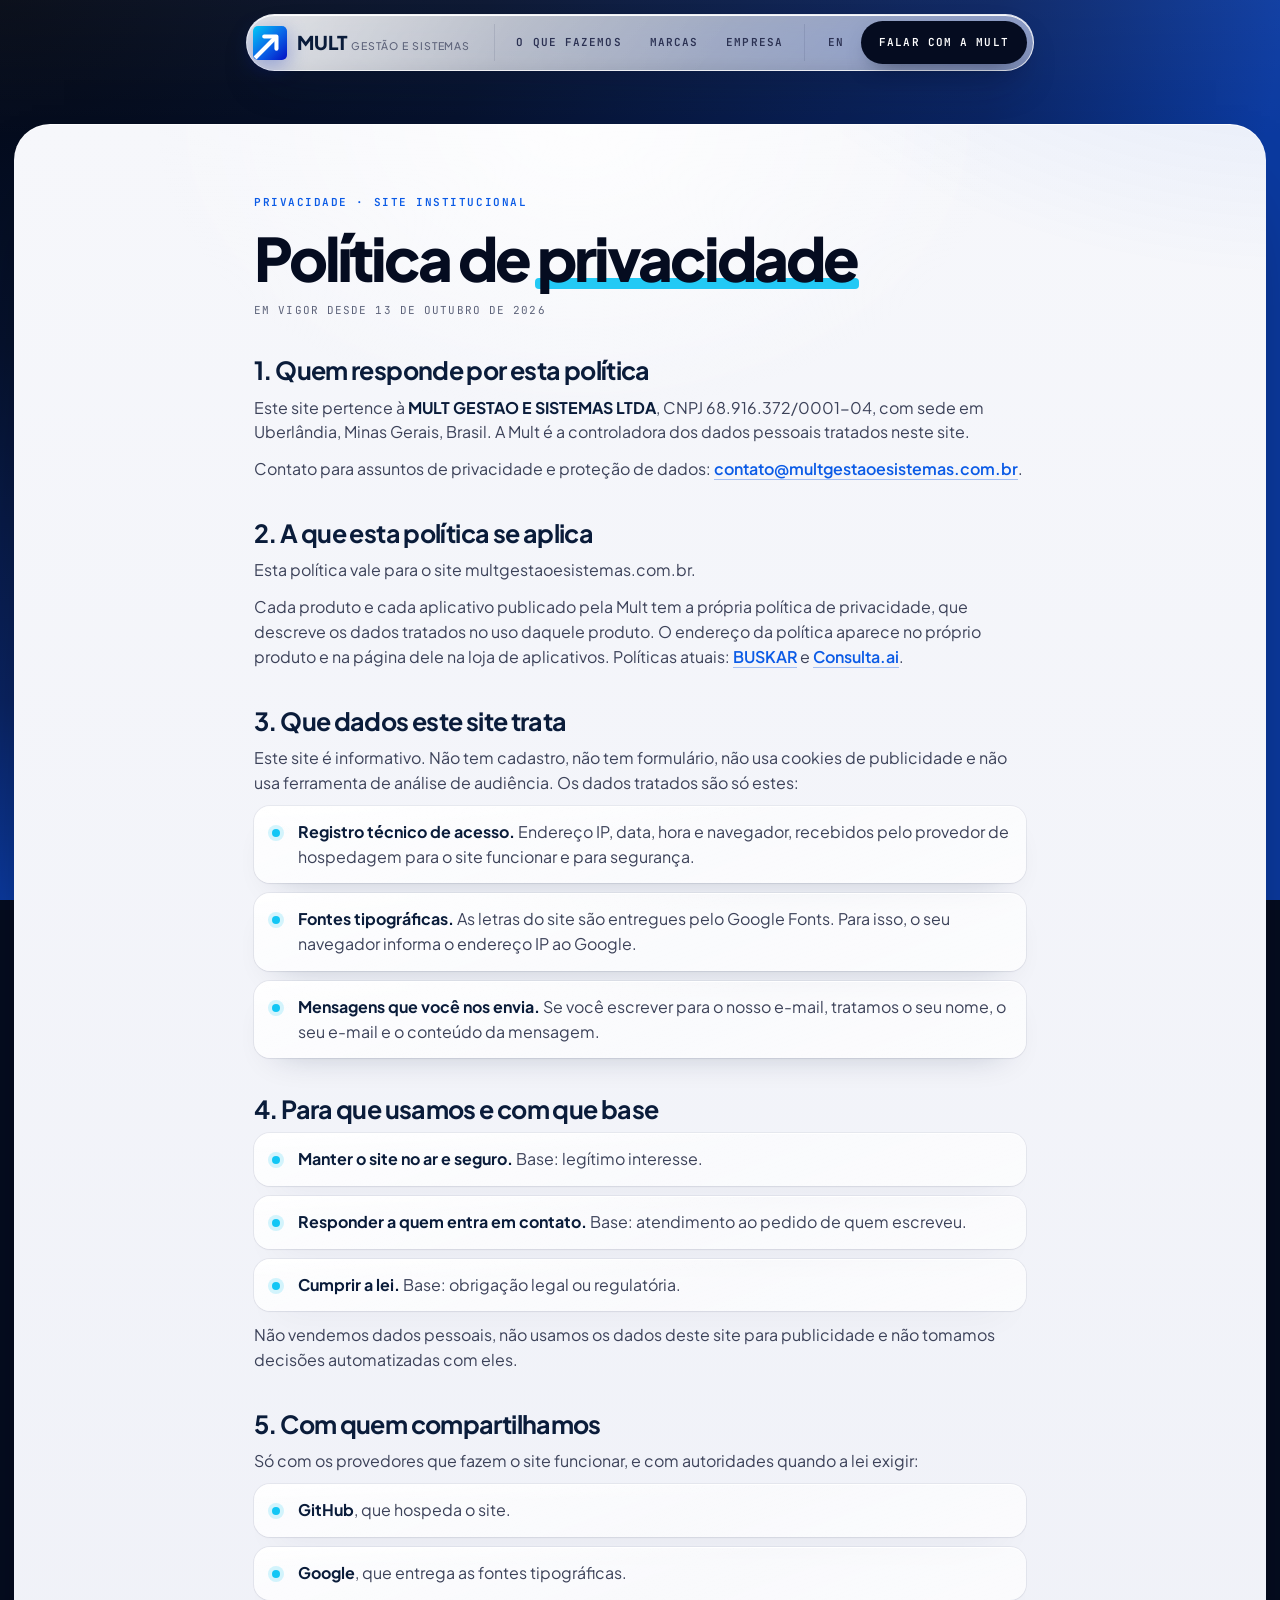
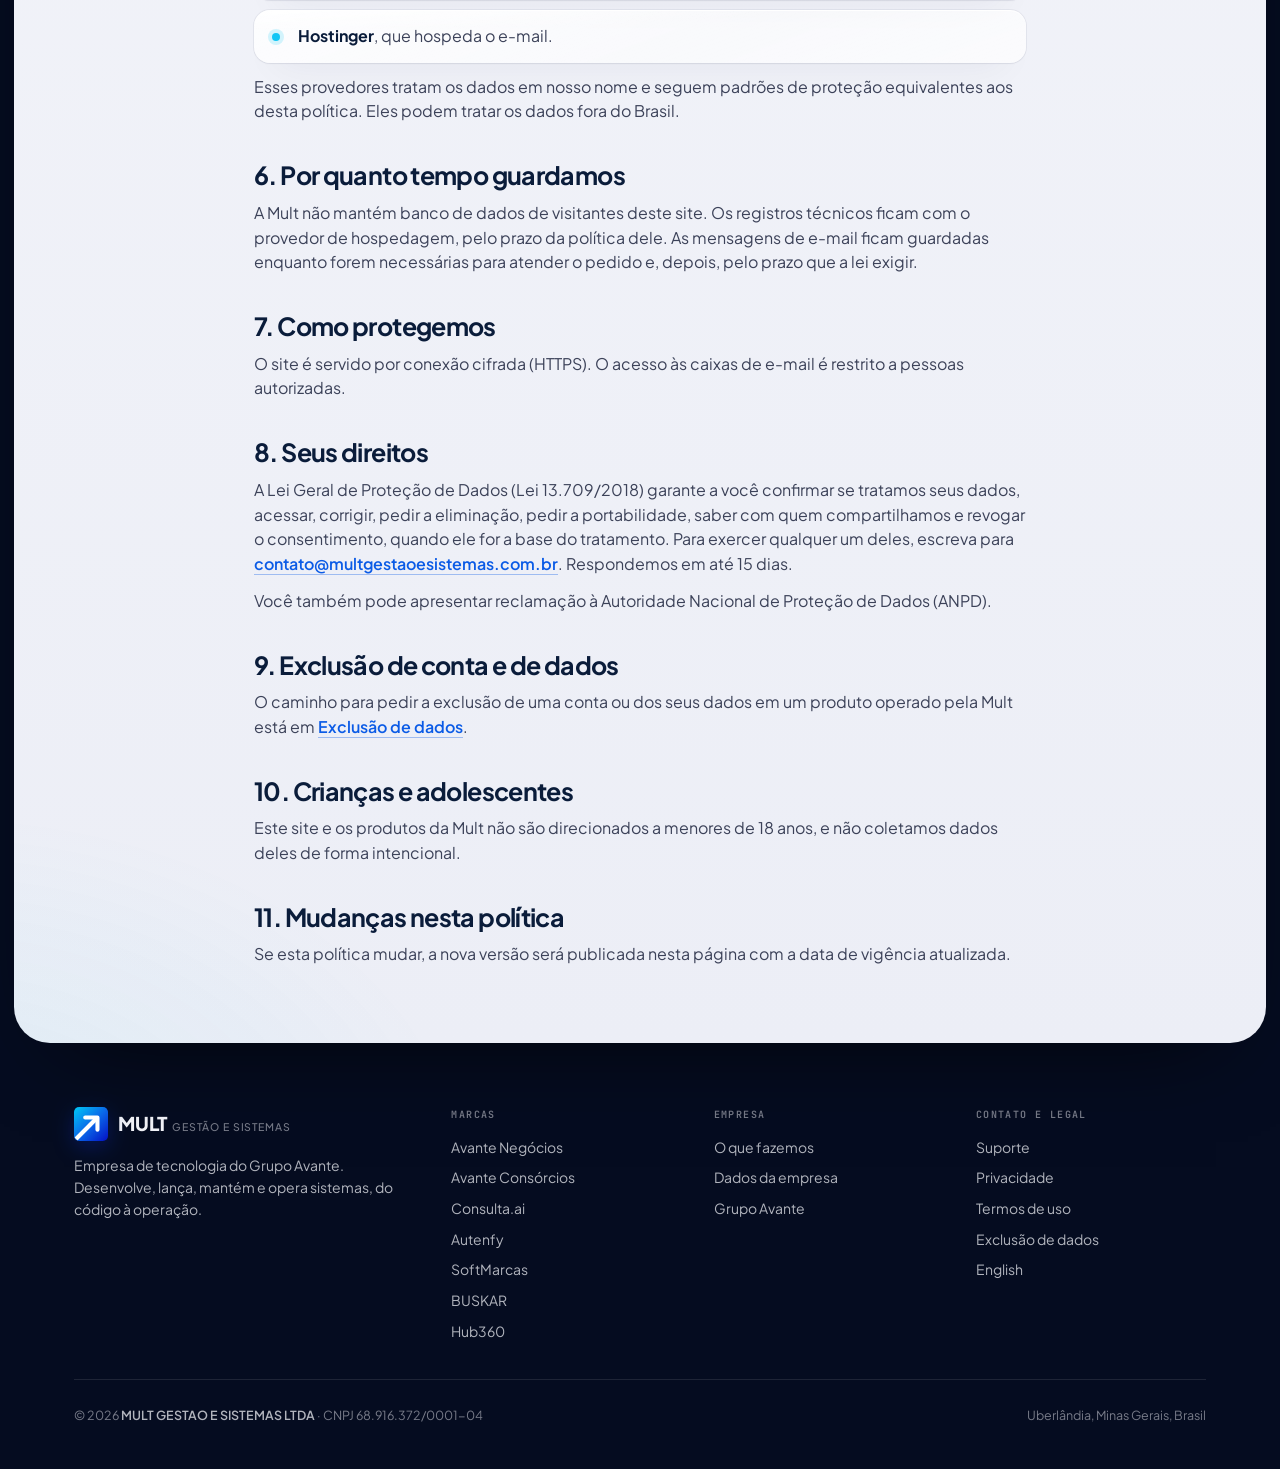
<file: privacidade/index.html>
<!doctype html>
<html lang="pt-BR">
<head>
<meta charset="utf-8">
<meta name="viewport" content="width=device-width, initial-scale=1">
<title>Política de privacidade — Mult Gestão e Sistemas</title>
<meta name="description" content="Política de privacidade da Mult Gestão e Sistemas: que dados o site trata, para quê, com quem compartilha, por quanto tempo guarda e como pedir a exclusão.">
<link rel="canonical" href="https://multgestaoesistemas.com.br/privacidade/">
<link rel="alternate" hreflang="pt-BR" href="https://multgestaoesistemas.com.br/privacidade/">
<link rel="alternate" hreflang="en" href="https://multgestaoesistemas.com.br/en/privacy/">
<meta name="theme-color" content="#050c20">
<link rel="icon" href="/assets/favicon.svg" type="image/svg+xml">
<link rel="preconnect" href="https://fonts.googleapis.com">
<link rel="preconnect" href="https://fonts.gstatic.com" crossorigin>
<link href="https://fonts.googleapis.com/css2?family=JetBrains+Mono:wght@500;600&family=Plus+Jakarta+Sans:wght@400;500;600;700;800&display=swap" rel="stylesheet">
<link rel="stylesheet" href="/assets/site.css">
<script>document.documentElement.classList.add("js")</script>
</head>
<body>
<svg width="0" height="0" style="position:absolute" aria-hidden="true">
  <defs><linearGradient id="mult-g" x1="0" y1="0" x2="1" y2="1"><stop offset="0" stop-color="#00c8f6"/><stop offset=".52" stop-color="#0a66e8"/><stop offset="1" stop-color="#0410c4"/></linearGradient><clipPath id="mult-c"><rect width="100" height="100" rx="15"/></clipPath></defs>
  <symbol id="i-logo" viewBox="0 0 100 100"><rect width="100" height="100" rx="15" fill="url(#mult-g)"/><g clip-path="url(#mult-c)" fill="none" stroke="#fff" stroke-width="12"><path d="M33 31H69V67" stroke-linecap="round" stroke-linejoin="round"/><path d="M66 34 6 94"/></g></symbol>
  <symbol id="i-seta" viewBox="0 0 100 100"><g fill="none" stroke="currentColor" stroke-width="12"><path d="M33 31H69V67" stroke-linecap="round" stroke-linejoin="round"/><path d="M66 34 6 94"/></g></symbol>
  <symbol id="i-arrow" viewBox="0 0 24 24"><path d="M5 12h14"/><path d="m12 5 7 7-7 7"/></symbol>
  <symbol id="i-out" viewBox="0 0 24 24"><path d="M7 7h10v10"/><path d="M7 17 17 7"/></symbol>
  <symbol id="i-check" viewBox="0 0 24 24"><path d="M20 6 9 17l-5-5"/></symbol>
  <symbol id="i-code" viewBox="0 0 24 24"><polyline points="16 18 22 12 16 6"/><polyline points="8 6 2 12 8 18"/></symbol>
  <symbol id="i-rocket" viewBox="0 0 24 24"><path d="M4.5 16.5c-1.5 1.26-2 5-2 5s3.74-.5 5-2c.71-.84.7-2.13-.09-2.91a2.18 2.18 0 0 0-2.91-.09z"/><path d="m12 15-3-3a22 22 0 0 1 2-3.95A12.88 12.88 0 0 1 22 2c0 2.72-.78 7.5-6 11a22.35 22.35 0 0 1-4 2z"/><path d="M9 12H4s.55-3.03 2-4c1.62-1.08 5 0 5 0"/><path d="M12 15v5s3.03-.55 4-2c1.08-1.62 0-5 0-5"/></symbol>
  <symbol id="i-wrench" viewBox="0 0 24 24"><path d="M14.7 6.3a1 1 0 0 0 0 1.4l1.6 1.6a1 1 0 0 0 1.4 0l3.77-3.77a6 6 0 0 1-7.94 7.94l-6.91 6.91a2.12 2.12 0 0 1-3-3l6.91-6.91a6 6 0 0 1 7.94-7.94l-3.76 3.76z"/></symbol>
  <symbol id="i-pulse" viewBox="0 0 24 24"><path d="M22 12h-4l-3 9L9 3l-3 9H2"/></symbol>
  <symbol id="i-phone" viewBox="0 0 24 24"><rect width="14" height="20" x="5" y="2" rx="2" ry="2"/><path d="M12 18h.01"/></symbol>
  <symbol id="i-db" viewBox="0 0 24 24"><ellipse cx="12" cy="5" rx="9" ry="3"/><path d="M3 5V19A9 3 0 0 0 21 19V5"/><path d="M3 12A9 3 0 0 0 21 12"/></symbol>
  <symbol id="i-server" viewBox="0 0 24 24"><rect width="20" height="8" x="2" y="2" rx="2" ry="2"/><rect width="20" height="8" x="2" y="14" rx="2" ry="2"/><line x1="6" x2="6.01" y1="6" y2="6"/><line x1="6" x2="6.01" y1="18" y2="18"/></symbol>
  <symbol id="i-shield" viewBox="0 0 24 24"><path d="M20 13c0 5-3.5 7.5-7.66 8.95a1 1 0 0 1-.67-.01C7.5 20.5 4 18 4 13V6a1 1 0 0 1 1-1c2 0 4.5-1.2 6.24-2.72a1.17 1.17 0 0 1 1.52 0C14.51 3.81 17 5 19 5a1 1 0 0 1 1 1z"/><path d="m9 12 2 2 4-4"/></symbol>
  <symbol id="i-car" viewBox="0 0 24 24"><path d="M19 17h2c.6 0 1-.4 1-1v-3c0-.9-.7-1.7-1.5-1.9C18.7 10.6 16 10 16 10s-1.3-1.4-2.2-2.3c-.5-.4-1.1-.7-1.8-.7H5c-.6 0-1.1.4-1.4.9l-1.4 2.9A3.7 3.7 0 0 0 2 12v4c0 .6.4 1 1 1h2"/><circle cx="7" cy="17" r="2"/><path d="M9 17h6"/><circle cx="17" cy="17" r="2"/></symbol>
  <symbol id="i-gauge" viewBox="0 0 24 24"><path d="m12 14 4-4"/><path d="M3.34 19a10 10 0 1 1 17.32 0"/></symbol>
  <symbol id="i-mail" viewBox="0 0 24 24"><rect width="20" height="16" x="2" y="4" rx="2"/><path d="m22 7-8.97 5.7a1.94 1.94 0 0 1-2.06 0L2 7"/></symbol>
</svg>

<a class="skip" href="#conteudo">Pular para o conteúdo</a>

<nav class="nav" aria-label="Principal">
  <div class="wrap">
    <a class="brand" href="/" aria-label="Mult Gestão e Sistemas, início">
      <span class="mk"><svg viewBox="0 0 100 100"><use href="#i-logo"/></svg></span>
      <span>Mult <small>Gestão e Sistemas</small></span>
    </a>
    <div class="links">
      <a href="/#o-que-fazemos">O que fazemos</a>
      <a href="/#aplicativos">Marcas</a>
      <a href="/#empresa">Empresa</a>
    </div>
    <div class="nav-cta">
      <a class="lang" href="/en/privacy/" hreflang="en" lang="en">EN</a>
      <a class="falar" href="/#contato">Falar com a Mult</a>
    </div>
  </div>
</nav>

<main id="conteudo" class="page">
<section class="palco">
  <div class="wrap">
    <span class="eyebrow">Privacidade · site institucional</span>
    <h1>Política de <em class="grifo">privacidade</em></h1>
    <p class="meta">Em vigor desde 13 de outubro de 2026</p>

    <h2>1. Quem responde por esta política</h2>
    <p>Este site pertence à <strong>MULT GESTAO E SISTEMAS LTDA</strong>, CNPJ 68.916.372/0001-04, com sede em Uberlândia, Minas Gerais, Brasil. A Mult é a controladora dos dados pessoais tratados neste site.</p>
    <p>Contato para assuntos de privacidade e proteção de dados: <a href="mailto:contato@multgestaoesistemas.com.br">contato@multgestaoesistemas.com.br</a>.</p>

    <h2>2. A que esta política se aplica</h2>
    <p>Esta política vale para o site multgestaoesistemas.com.br.</p>
    <p>Cada produto e cada aplicativo publicado pela Mult tem a própria política de privacidade, que descreve os dados tratados no uso daquele produto. O endereço da política aparece no próprio produto e na página dele na loja de aplicativos. Políticas atuais: <a href="https://buskarveiculos.com/privacidade" rel="noopener">BUSKAR</a> e <a href="https://appconsultaai.com/privacidade" rel="noopener">Consulta.ai</a>.</p>

    <h2>3. Que dados este site trata</h2>
    <p>Este site é informativo. Não tem cadastro, não tem formulário, não usa cookies de publicidade e não usa ferramenta de análise de audiência. Os dados tratados são só estes:</p>
    <ul>
      <li><strong>Registro técnico de acesso.</strong> Endereço IP, data, hora e navegador, recebidos pelo provedor de hospedagem para o site funcionar e para segurança.</li>
      <li><strong>Fontes tipográficas.</strong> As letras do site são entregues pelo Google Fonts. Para isso, o seu navegador informa o endereço IP ao Google.</li>
      <li><strong>Mensagens que você nos envia.</strong> Se você escrever para o nosso e-mail, tratamos o seu nome, o seu e-mail e o conteúdo da mensagem.</li>
    </ul>

    <h2>4. Para que usamos e com que base</h2>
    <ul>
      <li><strong>Manter o site no ar e seguro.</strong> Base: legítimo interesse.</li>
      <li><strong>Responder a quem entra em contato.</strong> Base: atendimento ao pedido de quem escreveu.</li>
      <li><strong>Cumprir a lei.</strong> Base: obrigação legal ou regulatória.</li>
    </ul>
    <p>Não vendemos dados pessoais, não usamos os dados deste site para publicidade e não tomamos decisões automatizadas com eles.</p>

    <h2>5. Com quem compartilhamos</h2>
    <p>Só com os provedores que fazem o site funcionar, e com autoridades quando a lei exigir:</p>
    <ul>
      <li><strong>GitHub</strong>, que hospeda o site.</li>
      <li><strong>Google</strong>, que entrega as fontes tipográficas.</li>
      <li><strong>Hostinger</strong>, que hospeda o e-mail.</li>
    </ul>
    <p>Esses provedores tratam os dados em nosso nome e seguem padrões de proteção equivalentes aos desta política. Eles podem tratar os dados fora do Brasil.</p>

    <h2>6. Por quanto tempo guardamos</h2>
    <p>A Mult não mantém banco de dados de visitantes deste site. Os registros técnicos ficam com o provedor de hospedagem, pelo prazo da política dele. As mensagens de e-mail ficam guardadas enquanto forem necessárias para atender o pedido e, depois, pelo prazo que a lei exigir.</p>

    <h2>7. Como protegemos</h2>
    <p>O site é servido por conexão cifrada (HTTPS). O acesso às caixas de e-mail é restrito a pessoas autorizadas.</p>

    <h2>8. Seus direitos</h2>
    <p>A Lei Geral de Proteção de Dados (Lei 13.709/2018) garante a você confirmar se tratamos seus dados, acessar, corrigir, pedir a eliminação, pedir a portabilidade, saber com quem compartilhamos e revogar o consentimento, quando ele for a base do tratamento. Para exercer qualquer um deles, escreva para <a href="mailto:contato@multgestaoesistemas.com.br">contato@multgestaoesistemas.com.br</a>. Respondemos em até 15 dias.</p>
    <p>Você também pode apresentar reclamação à Autoridade Nacional de Proteção de Dados (ANPD).</p>

    <h2>9. Exclusão de conta e de dados</h2>
    <p>O caminho para pedir a exclusão de uma conta ou dos seus dados em um produto operado pela Mult está em <a href="/exclusao-de-dados/">Exclusão de dados</a>.</p>

    <h2>10. Crianças e adolescentes</h2>
    <p>Este site e os produtos da Mult não são direcionados a menores de 18 anos, e não coletamos dados deles de forma intencional.</p>

    <h2>11. Mudanças nesta política</h2>
    <p>Se esta política mudar, a nova versão será publicada nesta página com a data de vigência atualizada.</p>
  </div>
</section>
</main>

<footer>
  <div class="wrap">
    <div class="foot">
      <div>
        <a class="brand" href="/"><span class="mk"><svg viewBox="0 0 100 100"><use href="#i-logo"/></svg></span><span>Mult <small>Gestão e Sistemas</small></span></a>
        <p>Empresa de tecnologia do Grupo Avante. Desenvolve, lança, mantém e opera sistemas, do código à operação.</p>
      </div>
      <div>
        <h4>Marcas</h4>
        <ul class="duas">
          <li><a href="https://avante-desenvolvimento.vercel.app/" rel="noopener">Avante Negócios</a></li>
          <li><a href="https://avante-consorcios.vercel.app/" rel="noopener">Avante Consórcios</a></li>
          <li><a href="https://appconsultaai.com/institucional" rel="noopener">Consulta.ai</a></li>
          <li><a href="https://autenfy.com/" rel="noopener">Autenfy</a></li>
          <li><a href="https://softmarcas.com/" rel="noopener">SoftMarcas</a></li>
          <li><a href="https://buskarveiculos.com/" rel="noopener">BUSKAR</a></li>
          <li><a href="https://parceirohub360.com/" rel="noopener">Hub360</a></li>
        </ul>
      </div>
      <div>
        <h4>Empresa</h4>
        <ul>
          <li><a href="/#o-que-fazemos">O que fazemos</a></li>
          <li><a href="/#empresa">Dados da empresa</a></li>
          <li><a href="https://avante360.com/" rel="noopener">Grupo Avante</a></li>
        </ul>
      </div>
      <div>
        <h4>Contato e legal</h4>
        <ul>
          <li><a href="/suporte/">Suporte</a></li>
          <li><a href="/privacidade/">Privacidade</a></li>
          <li><a href="/termos/">Termos de uso</a></li>
          <li><a href="/exclusao-de-dados/">Exclusão de dados</a></li>
          <li><a href="/en/privacy/" hreflang="en" lang="en">English</a></li>
        </ul>
      </div>
    </div>
    <div class="legal">
      <span>© 2026 <b>MULT GESTAO E SISTEMAS LTDA</b> · CNPJ 68.916.372/0001-04</span>
      <span>Uberlândia, Minas Gerais, Brasil</span>
    </div>
  </div>
</footer>

<script src="/assets/site.js" defer></script>
</body>
</html>
</file>
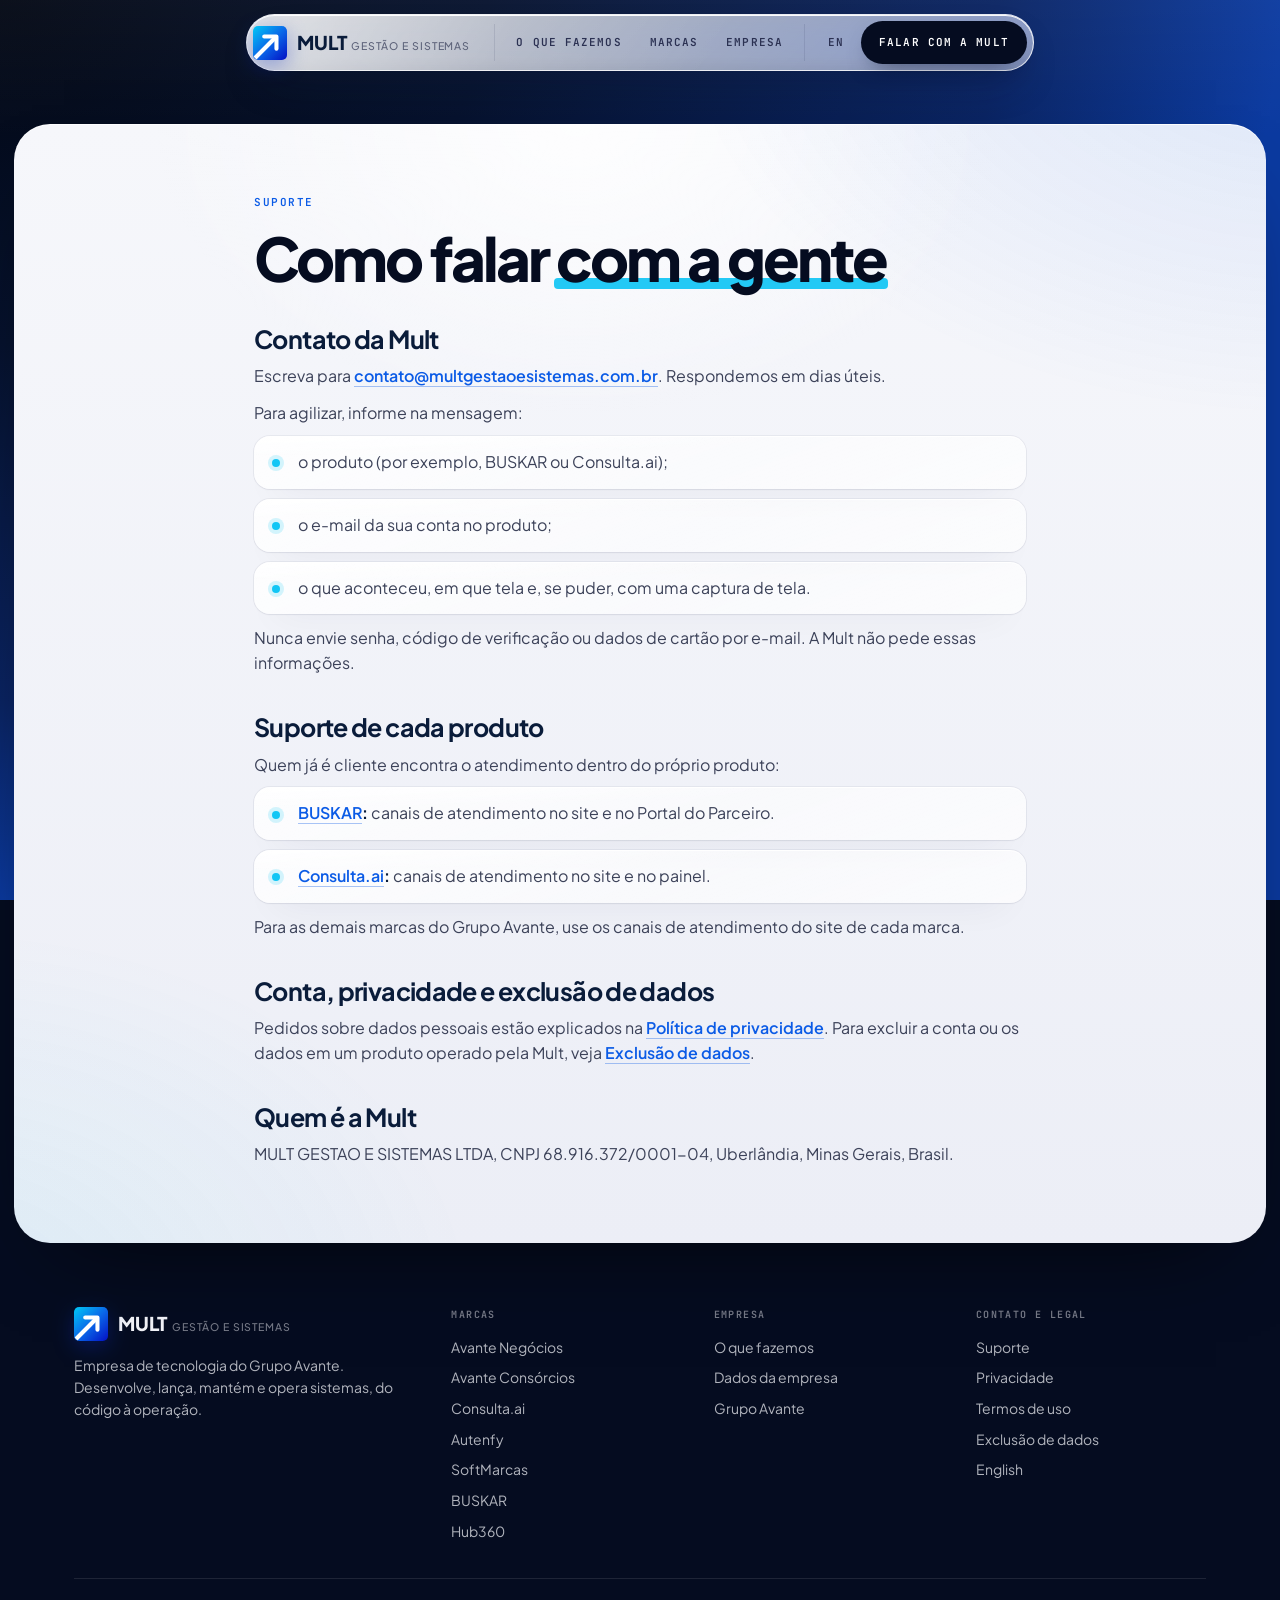
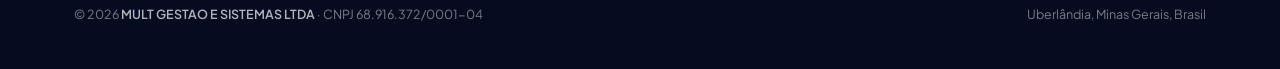
<file: suporte/index.html>
<!doctype html>
<html lang="pt-BR">
<head>
<meta charset="utf-8">
<meta name="viewport" content="width=device-width, initial-scale=1">
<title>Suporte — Mult Gestão e Sistemas</title>
<meta name="description" content="Como falar com a Mult Gestão e Sistemas e onde encontrar o suporte de cada produto.">
<link rel="canonical" href="https://multgestaoesistemas.com.br/suporte/">
<link rel="alternate" hreflang="pt-BR" href="https://multgestaoesistemas.com.br/suporte/">
<link rel="alternate" hreflang="en" href="https://multgestaoesistemas.com.br/en/support/">
<meta name="theme-color" content="#050c20">
<link rel="icon" href="/assets/favicon.svg" type="image/svg+xml">
<link rel="preconnect" href="https://fonts.googleapis.com">
<link rel="preconnect" href="https://fonts.gstatic.com" crossorigin>
<link href="https://fonts.googleapis.com/css2?family=JetBrains+Mono:wght@500;600&family=Plus+Jakarta+Sans:wght@400;500;600;700;800&display=swap" rel="stylesheet">
<link rel="stylesheet" href="/assets/site.css">
<script>document.documentElement.classList.add("js")</script>
</head>
<body>
<svg width="0" height="0" style="position:absolute" aria-hidden="true">
  <defs><linearGradient id="mult-g" x1="0" y1="0" x2="1" y2="1"><stop offset="0" stop-color="#00c8f6"/><stop offset=".52" stop-color="#0a66e8"/><stop offset="1" stop-color="#0410c4"/></linearGradient><clipPath id="mult-c"><rect width="100" height="100" rx="15"/></clipPath></defs>
  <symbol id="i-logo" viewBox="0 0 100 100"><rect width="100" height="100" rx="15" fill="url(#mult-g)"/><g clip-path="url(#mult-c)" fill="none" stroke="#fff" stroke-width="12"><path d="M33 31H69V67" stroke-linecap="round" stroke-linejoin="round"/><path d="M66 34 6 94"/></g></symbol>
  <symbol id="i-seta" viewBox="0 0 100 100"><g fill="none" stroke="currentColor" stroke-width="12"><path d="M33 31H69V67" stroke-linecap="round" stroke-linejoin="round"/><path d="M66 34 6 94"/></g></symbol>
  <symbol id="i-arrow" viewBox="0 0 24 24"><path d="M5 12h14"/><path d="m12 5 7 7-7 7"/></symbol>
  <symbol id="i-out" viewBox="0 0 24 24"><path d="M7 7h10v10"/><path d="M7 17 17 7"/></symbol>
  <symbol id="i-check" viewBox="0 0 24 24"><path d="M20 6 9 17l-5-5"/></symbol>
  <symbol id="i-code" viewBox="0 0 24 24"><polyline points="16 18 22 12 16 6"/><polyline points="8 6 2 12 8 18"/></symbol>
  <symbol id="i-rocket" viewBox="0 0 24 24"><path d="M4.5 16.5c-1.5 1.26-2 5-2 5s3.74-.5 5-2c.71-.84.7-2.13-.09-2.91a2.18 2.18 0 0 0-2.91-.09z"/><path d="m12 15-3-3a22 22 0 0 1 2-3.95A12.88 12.88 0 0 1 22 2c0 2.72-.78 7.5-6 11a22.35 22.35 0 0 1-4 2z"/><path d="M9 12H4s.55-3.03 2-4c1.62-1.08 5 0 5 0"/><path d="M12 15v5s3.03-.55 4-2c1.08-1.62 0-5 0-5"/></symbol>
  <symbol id="i-wrench" viewBox="0 0 24 24"><path d="M14.7 6.3a1 1 0 0 0 0 1.4l1.6 1.6a1 1 0 0 0 1.4 0l3.77-3.77a6 6 0 0 1-7.94 7.94l-6.91 6.91a2.12 2.12 0 0 1-3-3l6.91-6.91a6 6 0 0 1 7.94-7.94l-3.76 3.76z"/></symbol>
  <symbol id="i-pulse" viewBox="0 0 24 24"><path d="M22 12h-4l-3 9L9 3l-3 9H2"/></symbol>
  <symbol id="i-phone" viewBox="0 0 24 24"><rect width="14" height="20" x="5" y="2" rx="2" ry="2"/><path d="M12 18h.01"/></symbol>
  <symbol id="i-db" viewBox="0 0 24 24"><ellipse cx="12" cy="5" rx="9" ry="3"/><path d="M3 5V19A9 3 0 0 0 21 19V5"/><path d="M3 12A9 3 0 0 0 21 12"/></symbol>
  <symbol id="i-server" viewBox="0 0 24 24"><rect width="20" height="8" x="2" y="2" rx="2" ry="2"/><rect width="20" height="8" x="2" y="14" rx="2" ry="2"/><line x1="6" x2="6.01" y1="6" y2="6"/><line x1="6" x2="6.01" y1="18" y2="18"/></symbol>
  <symbol id="i-shield" viewBox="0 0 24 24"><path d="M20 13c0 5-3.5 7.5-7.66 8.95a1 1 0 0 1-.67-.01C7.5 20.5 4 18 4 13V6a1 1 0 0 1 1-1c2 0 4.5-1.2 6.24-2.72a1.17 1.17 0 0 1 1.52 0C14.51 3.81 17 5 19 5a1 1 0 0 1 1 1z"/><path d="m9 12 2 2 4-4"/></symbol>
  <symbol id="i-car" viewBox="0 0 24 24"><path d="M19 17h2c.6 0 1-.4 1-1v-3c0-.9-.7-1.7-1.5-1.9C18.7 10.6 16 10 16 10s-1.3-1.4-2.2-2.3c-.5-.4-1.1-.7-1.8-.7H5c-.6 0-1.1.4-1.4.9l-1.4 2.9A3.7 3.7 0 0 0 2 12v4c0 .6.4 1 1 1h2"/><circle cx="7" cy="17" r="2"/><path d="M9 17h6"/><circle cx="17" cy="17" r="2"/></symbol>
  <symbol id="i-gauge" viewBox="0 0 24 24"><path d="m12 14 4-4"/><path d="M3.34 19a10 10 0 1 1 17.32 0"/></symbol>
  <symbol id="i-mail" viewBox="0 0 24 24"><rect width="20" height="16" x="2" y="4" rx="2"/><path d="m22 7-8.97 5.7a1.94 1.94 0 0 1-2.06 0L2 7"/></symbol>
</svg>

<a class="skip" href="#conteudo">Pular para o conteúdo</a>

<nav class="nav" aria-label="Principal">
  <div class="wrap">
    <a class="brand" href="/" aria-label="Mult Gestão e Sistemas, início">
      <span class="mk"><svg viewBox="0 0 100 100"><use href="#i-logo"/></svg></span>
      <span>Mult <small>Gestão e Sistemas</small></span>
    </a>
    <div class="links">
      <a href="/#o-que-fazemos">O que fazemos</a>
      <a href="/#aplicativos">Marcas</a>
      <a href="/#empresa">Empresa</a>
    </div>
    <div class="nav-cta">
      <a class="lang" href="/en/support/" hreflang="en" lang="en">EN</a>
      <a class="falar" href="/#contato">Falar com a Mult</a>
    </div>
  </div>
</nav>

<main id="conteudo" class="page">
<section class="palco">
  <div class="wrap">
    <span class="eyebrow">Suporte</span>
    <h1>Como falar <em class="grifo">com a gente</em></h1>

    <h2>Contato da Mult</h2>
    <p>Escreva para <a href="mailto:contato@multgestaoesistemas.com.br">contato@multgestaoesistemas.com.br</a>. Respondemos em dias úteis.</p>
    <p>Para agilizar, informe na mensagem:</p>
    <ul>
      <li>o produto (por exemplo, BUSKAR ou Consulta.ai);</li>
      <li>o e-mail da sua conta no produto;</li>
      <li>o que aconteceu, em que tela e, se puder, com uma captura de tela.</li>
    </ul>
    <p>Nunca envie senha, código de verificação ou dados de cartão por e-mail. A Mult não pede essas informações.</p>

    <h2>Suporte de cada produto</h2>
    <p>Quem já é cliente encontra o atendimento dentro do próprio produto:</p>
    <ul>
      <li><strong><a href="https://buskarveiculos.com/" rel="noopener">BUSKAR</a>:</strong> canais de atendimento no site e no Portal do Parceiro.</li>
      <li><strong><a href="https://appconsultaai.com/institucional" rel="noopener">Consulta.ai</a>:</strong> canais de atendimento no site e no painel.</li>
    </ul>
    <p>Para as demais marcas do Grupo Avante, use os canais de atendimento do site de cada marca.</p>

    <h2>Conta, privacidade e exclusão de dados</h2>
    <p>Pedidos sobre dados pessoais estão explicados na <a href="/privacidade/">Política de privacidade</a>. Para excluir a conta ou os dados em um produto operado pela Mult, veja <a href="/exclusao-de-dados/">Exclusão de dados</a>.</p>

    <h2>Quem é a Mult</h2>
    <p>MULT GESTAO E SISTEMAS LTDA, CNPJ 68.916.372/0001-04, Uberlândia, Minas Gerais, Brasil.</p>
  </div>
</section>
</main>

<footer>
  <div class="wrap">
    <div class="foot">
      <div>
        <a class="brand" href="/"><span class="mk"><svg viewBox="0 0 100 100"><use href="#i-logo"/></svg></span><span>Mult <small>Gestão e Sistemas</small></span></a>
        <p>Empresa de tecnologia do Grupo Avante. Desenvolve, lança, mantém e opera sistemas, do código à operação.</p>
      </div>
      <div>
        <h4>Marcas</h4>
        <ul class="duas">
          <li><a href="https://avante-desenvolvimento.vercel.app/" rel="noopener">Avante Negócios</a></li>
          <li><a href="https://avante-consorcios.vercel.app/" rel="noopener">Avante Consórcios</a></li>
          <li><a href="https://appconsultaai.com/institucional" rel="noopener">Consulta.ai</a></li>
          <li><a href="https://autenfy.com/" rel="noopener">Autenfy</a></li>
          <li><a href="https://softmarcas.com/" rel="noopener">SoftMarcas</a></li>
          <li><a href="https://buskarveiculos.com/" rel="noopener">BUSKAR</a></li>
          <li><a href="https://parceirohub360.com/" rel="noopener">Hub360</a></li>
        </ul>
      </div>
      <div>
        <h4>Empresa</h4>
        <ul>
          <li><a href="/#o-que-fazemos">O que fazemos</a></li>
          <li><a href="/#empresa">Dados da empresa</a></li>
          <li><a href="https://avante360.com/" rel="noopener">Grupo Avante</a></li>
        </ul>
      </div>
      <div>
        <h4>Contato e legal</h4>
        <ul>
          <li><a href="/suporte/">Suporte</a></li>
          <li><a href="/privacidade/">Privacidade</a></li>
          <li><a href="/termos/">Termos de uso</a></li>
          <li><a href="/exclusao-de-dados/">Exclusão de dados</a></li>
          <li><a href="/en/support/" hreflang="en" lang="en">English</a></li>
        </ul>
      </div>
    </div>
    <div class="legal">
      <span>© 2026 <b>MULT GESTAO E SISTEMAS LTDA</b> · CNPJ 68.916.372/0001-04</span>
      <span>Uberlândia, Minas Gerais, Brasil</span>
    </div>
  </div>
</footer>

<script src="/assets/site.js" defer></script>
</body>
</html>
</file>
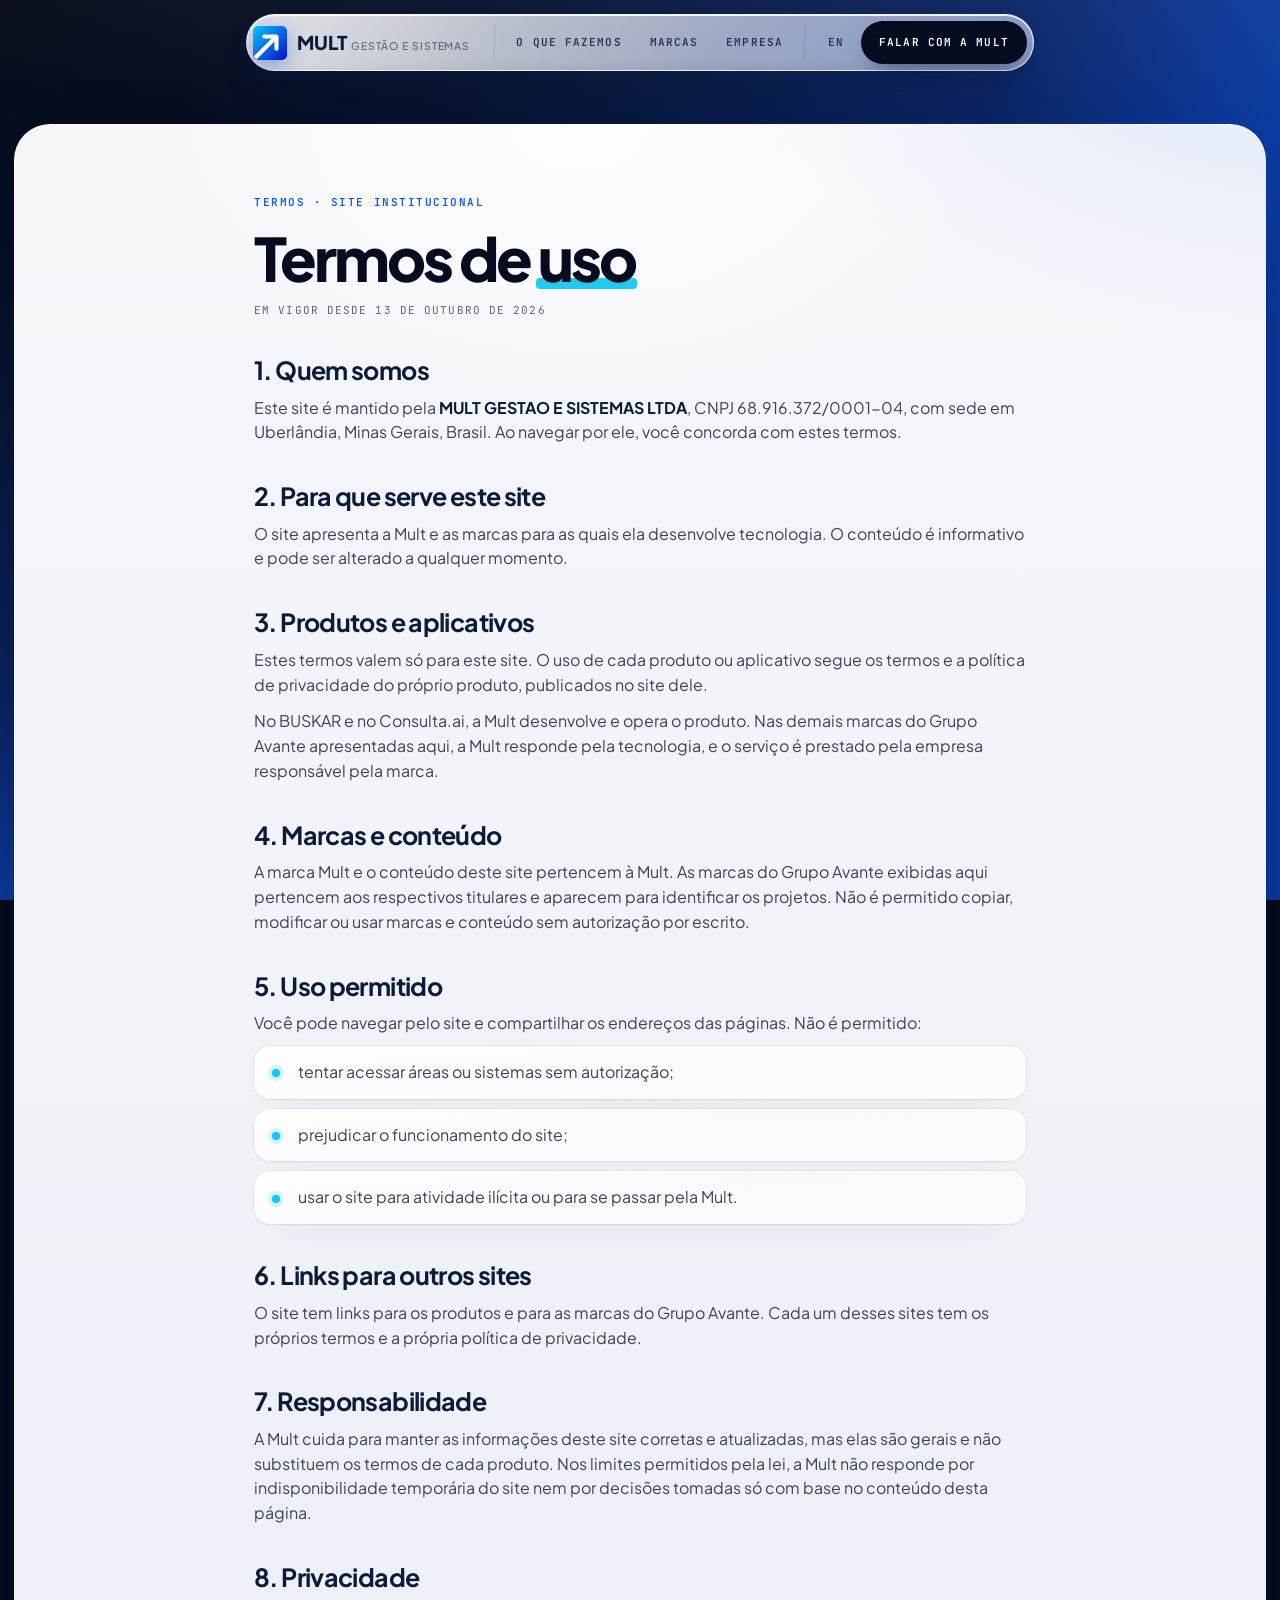
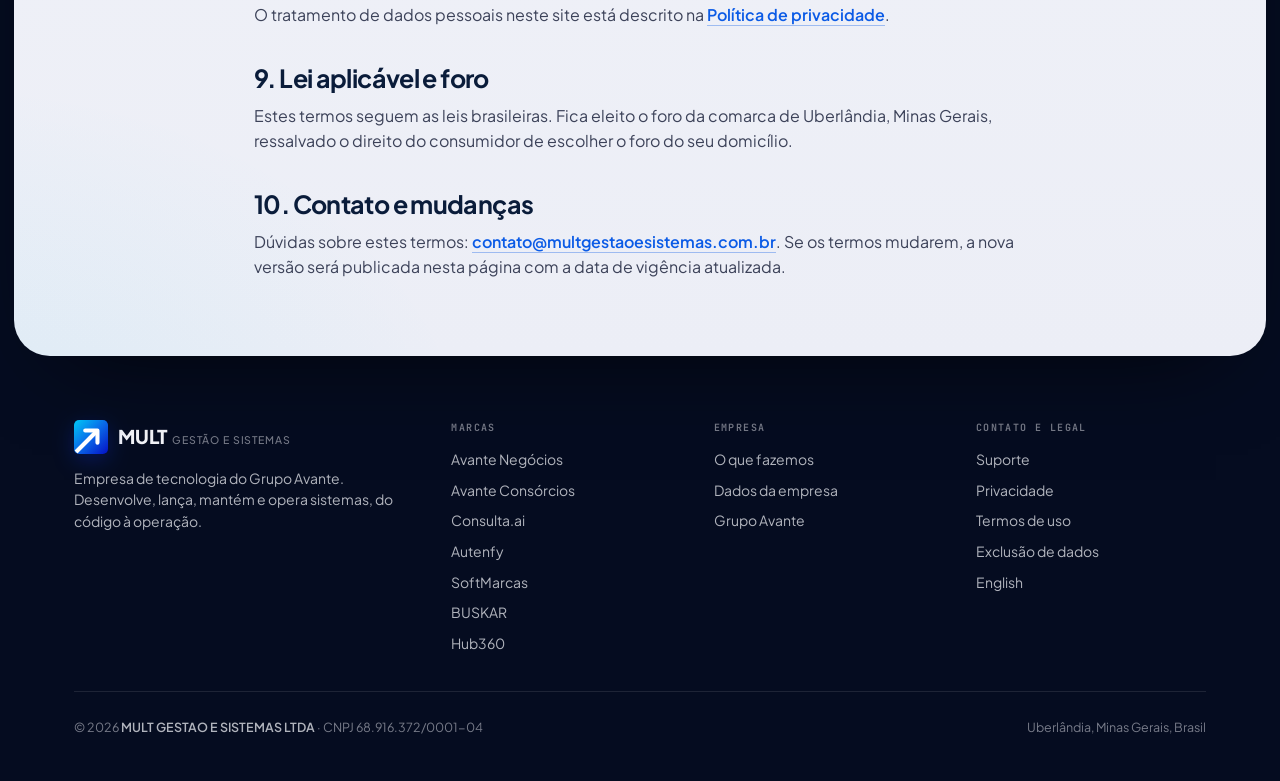
<file: termos/index.html>
<!doctype html>
<html lang="pt-BR">
<head>
<meta charset="utf-8">
<meta name="viewport" content="width=device-width, initial-scale=1">
<title>Termos de uso — Mult Gestão e Sistemas</title>
<meta name="description" content="Termos de uso do site institucional da Mult Gestão e Sistemas.">
<link rel="canonical" href="https://multgestaoesistemas.com.br/termos/">
<link rel="alternate" hreflang="pt-BR" href="https://multgestaoesistemas.com.br/termos/">
<link rel="alternate" hreflang="en" href="https://multgestaoesistemas.com.br/en/terms/">
<meta name="theme-color" content="#050c20">
<link rel="icon" href="/assets/favicon.svg" type="image/svg+xml">
<link rel="preconnect" href="https://fonts.googleapis.com">
<link rel="preconnect" href="https://fonts.gstatic.com" crossorigin>
<link href="https://fonts.googleapis.com/css2?family=JetBrains+Mono:wght@500;600&family=Plus+Jakarta+Sans:wght@400;500;600;700;800&display=swap" rel="stylesheet">
<link rel="stylesheet" href="/assets/site.css">
<script>document.documentElement.classList.add("js")</script>
</head>
<body>
<svg width="0" height="0" style="position:absolute" aria-hidden="true">
  <defs><linearGradient id="mult-g" x1="0" y1="0" x2="1" y2="1"><stop offset="0" stop-color="#00c8f6"/><stop offset=".52" stop-color="#0a66e8"/><stop offset="1" stop-color="#0410c4"/></linearGradient><clipPath id="mult-c"><rect width="100" height="100" rx="15"/></clipPath></defs>
  <symbol id="i-logo" viewBox="0 0 100 100"><rect width="100" height="100" rx="15" fill="url(#mult-g)"/><g clip-path="url(#mult-c)" fill="none" stroke="#fff" stroke-width="12"><path d="M33 31H69V67" stroke-linecap="round" stroke-linejoin="round"/><path d="M66 34 6 94"/></g></symbol>
  <symbol id="i-seta" viewBox="0 0 100 100"><g fill="none" stroke="currentColor" stroke-width="12"><path d="M33 31H69V67" stroke-linecap="round" stroke-linejoin="round"/><path d="M66 34 6 94"/></g></symbol>
  <symbol id="i-arrow" viewBox="0 0 24 24"><path d="M5 12h14"/><path d="m12 5 7 7-7 7"/></symbol>
  <symbol id="i-out" viewBox="0 0 24 24"><path d="M7 7h10v10"/><path d="M7 17 17 7"/></symbol>
  <symbol id="i-check" viewBox="0 0 24 24"><path d="M20 6 9 17l-5-5"/></symbol>
  <symbol id="i-code" viewBox="0 0 24 24"><polyline points="16 18 22 12 16 6"/><polyline points="8 6 2 12 8 18"/></symbol>
  <symbol id="i-rocket" viewBox="0 0 24 24"><path d="M4.5 16.5c-1.5 1.26-2 5-2 5s3.74-.5 5-2c.71-.84.7-2.13-.09-2.91a2.18 2.18 0 0 0-2.91-.09z"/><path d="m12 15-3-3a22 22 0 0 1 2-3.95A12.88 12.88 0 0 1 22 2c0 2.72-.78 7.5-6 11a22.35 22.35 0 0 1-4 2z"/><path d="M9 12H4s.55-3.03 2-4c1.62-1.08 5 0 5 0"/><path d="M12 15v5s3.03-.55 4-2c1.08-1.62 0-5 0-5"/></symbol>
  <symbol id="i-wrench" viewBox="0 0 24 24"><path d="M14.7 6.3a1 1 0 0 0 0 1.4l1.6 1.6a1 1 0 0 0 1.4 0l3.77-3.77a6 6 0 0 1-7.94 7.94l-6.91 6.91a2.12 2.12 0 0 1-3-3l6.91-6.91a6 6 0 0 1 7.94-7.94l-3.76 3.76z"/></symbol>
  <symbol id="i-pulse" viewBox="0 0 24 24"><path d="M22 12h-4l-3 9L9 3l-3 9H2"/></symbol>
  <symbol id="i-phone" viewBox="0 0 24 24"><rect width="14" height="20" x="5" y="2" rx="2" ry="2"/><path d="M12 18h.01"/></symbol>
  <symbol id="i-db" viewBox="0 0 24 24"><ellipse cx="12" cy="5" rx="9" ry="3"/><path d="M3 5V19A9 3 0 0 0 21 19V5"/><path d="M3 12A9 3 0 0 0 21 12"/></symbol>
  <symbol id="i-server" viewBox="0 0 24 24"><rect width="20" height="8" x="2" y="2" rx="2" ry="2"/><rect width="20" height="8" x="2" y="14" rx="2" ry="2"/><line x1="6" x2="6.01" y1="6" y2="6"/><line x1="6" x2="6.01" y1="18" y2="18"/></symbol>
  <symbol id="i-shield" viewBox="0 0 24 24"><path d="M20 13c0 5-3.5 7.5-7.66 8.95a1 1 0 0 1-.67-.01C7.5 20.5 4 18 4 13V6a1 1 0 0 1 1-1c2 0 4.5-1.2 6.24-2.72a1.17 1.17 0 0 1 1.52 0C14.51 3.81 17 5 19 5a1 1 0 0 1 1 1z"/><path d="m9 12 2 2 4-4"/></symbol>
  <symbol id="i-car" viewBox="0 0 24 24"><path d="M19 17h2c.6 0 1-.4 1-1v-3c0-.9-.7-1.7-1.5-1.9C18.7 10.6 16 10 16 10s-1.3-1.4-2.2-2.3c-.5-.4-1.1-.7-1.8-.7H5c-.6 0-1.1.4-1.4.9l-1.4 2.9A3.7 3.7 0 0 0 2 12v4c0 .6.4 1 1 1h2"/><circle cx="7" cy="17" r="2"/><path d="M9 17h6"/><circle cx="17" cy="17" r="2"/></symbol>
  <symbol id="i-gauge" viewBox="0 0 24 24"><path d="m12 14 4-4"/><path d="M3.34 19a10 10 0 1 1 17.32 0"/></symbol>
  <symbol id="i-mail" viewBox="0 0 24 24"><rect width="20" height="16" x="2" y="4" rx="2"/><path d="m22 7-8.97 5.7a1.94 1.94 0 0 1-2.06 0L2 7"/></symbol>
</svg>

<a class="skip" href="#conteudo">Pular para o conteúdo</a>

<nav class="nav" aria-label="Principal">
  <div class="wrap">
    <a class="brand" href="/" aria-label="Mult Gestão e Sistemas, início">
      <span class="mk"><svg viewBox="0 0 100 100"><use href="#i-logo"/></svg></span>
      <span>Mult <small>Gestão e Sistemas</small></span>
    </a>
    <div class="links">
      <a href="/#o-que-fazemos">O que fazemos</a>
      <a href="/#aplicativos">Marcas</a>
      <a href="/#empresa">Empresa</a>
    </div>
    <div class="nav-cta">
      <a class="lang" href="/en/terms/" hreflang="en" lang="en">EN</a>
      <a class="falar" href="/#contato">Falar com a Mult</a>
    </div>
  </div>
</nav>

<main id="conteudo" class="page">
<section class="palco">
  <div class="wrap">
    <span class="eyebrow">Termos · site institucional</span>
    <h1>Termos de <em class="grifo">uso</em></h1>
    <p class="meta">Em vigor desde 13 de outubro de 2026</p>

    <h2>1. Quem somos</h2>
    <p>Este site é mantido pela <strong>MULT GESTAO E SISTEMAS LTDA</strong>, CNPJ 68.916.372/0001-04, com sede em Uberlândia, Minas Gerais, Brasil. Ao navegar por ele, você concorda com estes termos.</p>

    <h2>2. Para que serve este site</h2>
    <p>O site apresenta a Mult e as marcas para as quais ela desenvolve tecnologia. O conteúdo é informativo e pode ser alterado a qualquer momento.</p>

    <h2>3. Produtos e aplicativos</h2>
    <p>Estes termos valem só para este site. O uso de cada produto ou aplicativo segue os termos e a política de privacidade do próprio produto, publicados no site dele.</p>
    <p>No BUSKAR e no Consulta.ai, a Mult desenvolve e opera o produto. Nas demais marcas do Grupo Avante apresentadas aqui, a Mult responde pela tecnologia, e o serviço é prestado pela empresa responsável pela marca.</p>

    <h2>4. Marcas e conteúdo</h2>
    <p>A marca Mult e o conteúdo deste site pertencem à Mult. As marcas do Grupo Avante exibidas aqui pertencem aos respectivos titulares e aparecem para identificar os projetos. Não é permitido copiar, modificar ou usar marcas e conteúdo sem autorização por escrito.</p>

    <h2>5. Uso permitido</h2>
    <p>Você pode navegar pelo site e compartilhar os endereços das páginas. Não é permitido:</p>
    <ul>
      <li>tentar acessar áreas ou sistemas sem autorização;</li>
      <li>prejudicar o funcionamento do site;</li>
      <li>usar o site para atividade ilícita ou para se passar pela Mult.</li>
    </ul>

    <h2>6. Links para outros sites</h2>
    <p>O site tem links para os produtos e para as marcas do Grupo Avante. Cada um desses sites tem os próprios termos e a própria política de privacidade.</p>

    <h2>7. Responsabilidade</h2>
    <p>A Mult cuida para manter as informações deste site corretas e atualizadas, mas elas são gerais e não substituem os termos de cada produto. Nos limites permitidos pela lei, a Mult não responde por indisponibilidade temporária do site nem por decisões tomadas só com base no conteúdo desta página.</p>

    <h2>8. Privacidade</h2>
    <p>O tratamento de dados pessoais neste site está descrito na <a href="/privacidade/">Política de privacidade</a>.</p>

    <h2>9. Lei aplicável e foro</h2>
    <p>Estes termos seguem as leis brasileiras. Fica eleito o foro da comarca de Uberlândia, Minas Gerais, ressalvado o direito do consumidor de escolher o foro do seu domicílio.</p>

    <h2>10. Contato e mudanças</h2>
    <p>Dúvidas sobre estes termos: <a href="mailto:contato@multgestaoesistemas.com.br">contato@multgestaoesistemas.com.br</a>. Se os termos mudarem, a nova versão será publicada nesta página com a data de vigência atualizada.</p>
  </div>
</section>
</main>

<footer>
  <div class="wrap">
    <div class="foot">
      <div>
        <a class="brand" href="/"><span class="mk"><svg viewBox="0 0 100 100"><use href="#i-logo"/></svg></span><span>Mult <small>Gestão e Sistemas</small></span></a>
        <p>Empresa de tecnologia do Grupo Avante. Desenvolve, lança, mantém e opera sistemas, do código à operação.</p>
      </div>
      <div>
        <h4>Marcas</h4>
        <ul class="duas">
          <li><a href="https://avante-desenvolvimento.vercel.app/" rel="noopener">Avante Negócios</a></li>
          <li><a href="https://avante-consorcios.vercel.app/" rel="noopener">Avante Consórcios</a></li>
          <li><a href="https://appconsultaai.com/institucional" rel="noopener">Consulta.ai</a></li>
          <li><a href="https://autenfy.com/" rel="noopener">Autenfy</a></li>
          <li><a href="https://softmarcas.com/" rel="noopener">SoftMarcas</a></li>
          <li><a href="https://buskarveiculos.com/" rel="noopener">BUSKAR</a></li>
          <li><a href="https://parceirohub360.com/" rel="noopener">Hub360</a></li>
        </ul>
      </div>
      <div>
        <h4>Empresa</h4>
        <ul>
          <li><a href="/#o-que-fazemos">O que fazemos</a></li>
          <li><a href="/#empresa">Dados da empresa</a></li>
          <li><a href="https://avante360.com/" rel="noopener">Grupo Avante</a></li>
        </ul>
      </div>
      <div>
        <h4>Contato e legal</h4>
        <ul>
          <li><a href="/suporte/">Suporte</a></li>
          <li><a href="/privacidade/">Privacidade</a></li>
          <li><a href="/termos/">Termos de uso</a></li>
          <li><a href="/exclusao-de-dados/">Exclusão de dados</a></li>
          <li><a href="/en/terms/" hreflang="en" lang="en">English</a></li>
        </ul>
      </div>
    </div>
    <div class="legal">
      <span>© 2026 <b>MULT GESTAO E SISTEMAS LTDA</b> · CNPJ 68.916.372/0001-04</span>
      <span>Uberlândia, Minas Gerais, Brasil</span>
    </div>
  </div>
</footer>

<script src="/assets/site.js" defer></script>
</body>
</html>
</file>
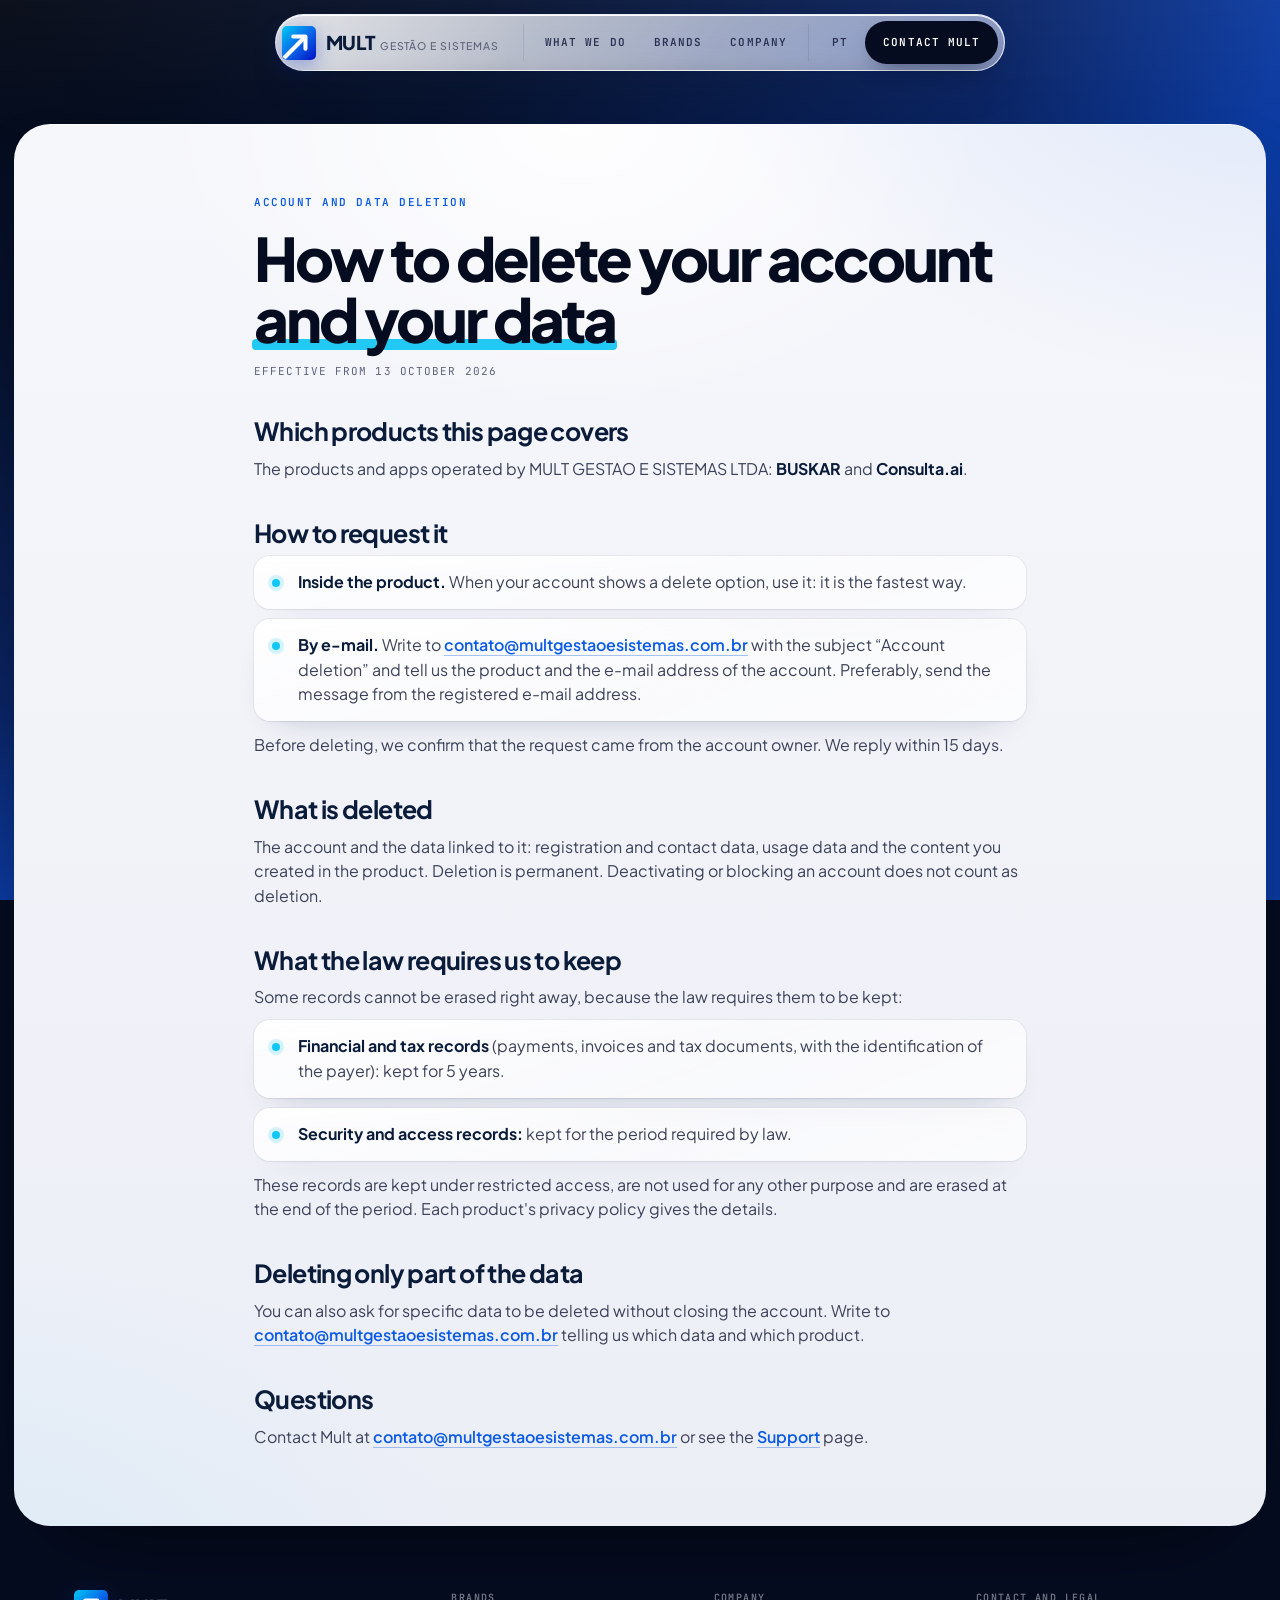
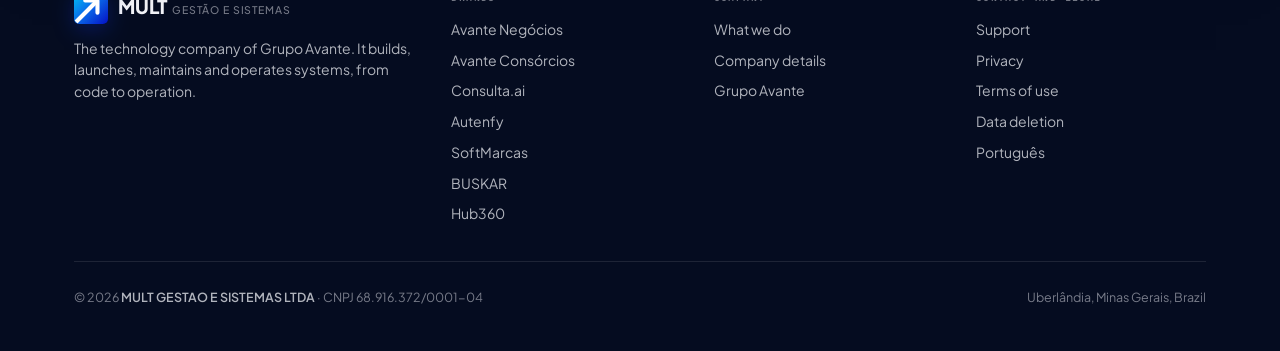
<file: en/data-deletion/index.html>
<!doctype html>
<html lang="en">
<head>
<meta charset="utf-8">
<meta name="viewport" content="width=device-width, initial-scale=1">
<title>Account and data deletion — Mult Gestão e Sistemas</title>
<meta name="description" content="How to request the deletion of your account and data in BUSKAR and Consulta.ai, products operated by Mult Gestão e Sistemas.">
<link rel="canonical" href="https://multgestaoesistemas.com.br/en/data-deletion/">
<link rel="alternate" hreflang="pt-BR" href="https://multgestaoesistemas.com.br/exclusao-de-dados/">
<link rel="alternate" hreflang="en" href="https://multgestaoesistemas.com.br/en/data-deletion/">
<meta name="theme-color" content="#050c20">
<link rel="icon" href="/assets/favicon.svg" type="image/svg+xml">
<link rel="preconnect" href="https://fonts.googleapis.com">
<link rel="preconnect" href="https://fonts.gstatic.com" crossorigin>
<link href="https://fonts.googleapis.com/css2?family=JetBrains+Mono:wght@500;600&family=Plus+Jakarta+Sans:wght@400;500;600;700;800&display=swap" rel="stylesheet">
<link rel="stylesheet" href="/assets/site.css">
<script>document.documentElement.classList.add("js")</script>
</head>
<body>
<svg width="0" height="0" style="position:absolute" aria-hidden="true">
  <defs><linearGradient id="mult-g" x1="0" y1="0" x2="1" y2="1"><stop offset="0" stop-color="#00c8f6"/><stop offset=".52" stop-color="#0a66e8"/><stop offset="1" stop-color="#0410c4"/></linearGradient><clipPath id="mult-c"><rect width="100" height="100" rx="15"/></clipPath></defs>
  <symbol id="i-logo" viewBox="0 0 100 100"><rect width="100" height="100" rx="15" fill="url(#mult-g)"/><g clip-path="url(#mult-c)" fill="none" stroke="#fff" stroke-width="12"><path d="M33 31H69V67" stroke-linecap="round" stroke-linejoin="round"/><path d="M66 34 6 94"/></g></symbol>
  <symbol id="i-seta" viewBox="0 0 100 100"><g fill="none" stroke="currentColor" stroke-width="12"><path d="M33 31H69V67" stroke-linecap="round" stroke-linejoin="round"/><path d="M66 34 6 94"/></g></symbol>
  <symbol id="i-arrow" viewBox="0 0 24 24"><path d="M5 12h14"/><path d="m12 5 7 7-7 7"/></symbol>
  <symbol id="i-out" viewBox="0 0 24 24"><path d="M7 7h10v10"/><path d="M7 17 17 7"/></symbol>
  <symbol id="i-check" viewBox="0 0 24 24"><path d="M20 6 9 17l-5-5"/></symbol>
  <symbol id="i-code" viewBox="0 0 24 24"><polyline points="16 18 22 12 16 6"/><polyline points="8 6 2 12 8 18"/></symbol>
  <symbol id="i-rocket" viewBox="0 0 24 24"><path d="M4.5 16.5c-1.5 1.26-2 5-2 5s3.74-.5 5-2c.71-.84.7-2.13-.09-2.91a2.18 2.18 0 0 0-2.91-.09z"/><path d="m12 15-3-3a22 22 0 0 1 2-3.95A12.88 12.88 0 0 1 22 2c0 2.72-.78 7.5-6 11a22.35 22.35 0 0 1-4 2z"/><path d="M9 12H4s.55-3.03 2-4c1.62-1.08 5 0 5 0"/><path d="M12 15v5s3.03-.55 4-2c1.08-1.62 0-5 0-5"/></symbol>
  <symbol id="i-wrench" viewBox="0 0 24 24"><path d="M14.7 6.3a1 1 0 0 0 0 1.4l1.6 1.6a1 1 0 0 0 1.4 0l3.77-3.77a6 6 0 0 1-7.94 7.94l-6.91 6.91a2.12 2.12 0 0 1-3-3l6.91-6.91a6 6 0 0 1 7.94-7.94l-3.76 3.76z"/></symbol>
  <symbol id="i-pulse" viewBox="0 0 24 24"><path d="M22 12h-4l-3 9L9 3l-3 9H2"/></symbol>
  <symbol id="i-phone" viewBox="0 0 24 24"><rect width="14" height="20" x="5" y="2" rx="2" ry="2"/><path d="M12 18h.01"/></symbol>
  <symbol id="i-db" viewBox="0 0 24 24"><ellipse cx="12" cy="5" rx="9" ry="3"/><path d="M3 5V19A9 3 0 0 0 21 19V5"/><path d="M3 12A9 3 0 0 0 21 12"/></symbol>
  <symbol id="i-server" viewBox="0 0 24 24"><rect width="20" height="8" x="2" y="2" rx="2" ry="2"/><rect width="20" height="8" x="2" y="14" rx="2" ry="2"/><line x1="6" x2="6.01" y1="6" y2="6"/><line x1="6" x2="6.01" y1="18" y2="18"/></symbol>
  <symbol id="i-shield" viewBox="0 0 24 24"><path d="M20 13c0 5-3.5 7.5-7.66 8.95a1 1 0 0 1-.67-.01C7.5 20.5 4 18 4 13V6a1 1 0 0 1 1-1c2 0 4.5-1.2 6.24-2.72a1.17 1.17 0 0 1 1.52 0C14.51 3.81 17 5 19 5a1 1 0 0 1 1 1z"/><path d="m9 12 2 2 4-4"/></symbol>
  <symbol id="i-car" viewBox="0 0 24 24"><path d="M19 17h2c.6 0 1-.4 1-1v-3c0-.9-.7-1.7-1.5-1.9C18.7 10.6 16 10 16 10s-1.3-1.4-2.2-2.3c-.5-.4-1.1-.7-1.8-.7H5c-.6 0-1.1.4-1.4.9l-1.4 2.9A3.7 3.7 0 0 0 2 12v4c0 .6.4 1 1 1h2"/><circle cx="7" cy="17" r="2"/><path d="M9 17h6"/><circle cx="17" cy="17" r="2"/></symbol>
  <symbol id="i-gauge" viewBox="0 0 24 24"><path d="m12 14 4-4"/><path d="M3.34 19a10 10 0 1 1 17.32 0"/></symbol>
  <symbol id="i-mail" viewBox="0 0 24 24"><rect width="20" height="16" x="2" y="4" rx="2"/><path d="m22 7-8.97 5.7a1.94 1.94 0 0 1-2.06 0L2 7"/></symbol>
</svg>

<a class="skip" href="#conteudo">Skip to content</a>

<nav class="nav" aria-label="Main">
  <div class="wrap">
    <a class="brand" href="/en/" aria-label="Mult Gestão e Sistemas, home">
      <span class="mk"><svg viewBox="0 0 100 100"><use href="#i-logo"/></svg></span>
      <span>Mult <small>Gestão e Sistemas</small></span>
    </a>
    <div class="links">
      <a href="/en/#o-que-fazemos">What we do</a>
      <a href="/en/#aplicativos">Brands</a>
      <a href="/en/#empresa">Company</a>
    </div>
    <div class="nav-cta">
      <a class="lang" href="/exclusao-de-dados/" hreflang="pt-BR" lang="pt-BR">PT</a>
      <a class="falar" href="/en/#contato">Contact Mult</a>
    </div>
  </div>
</nav>

<main id="conteudo" class="page">
<section class="palco">
  <div class="wrap">
    <span class="eyebrow">Account and data deletion</span>
    <h1>How to delete your account <em class="grifo">and your data</em></h1>
    <p class="meta">Effective from 13 October 2026</p>

    <h2>Which products this page covers</h2>
    <p>The products and apps operated by MULT GESTAO E SISTEMAS LTDA: <strong>BUSKAR</strong> and <strong>Consulta.ai</strong>.</p>

    <h2>How to request it</h2>
    <ul>
      <li><strong>Inside the product.</strong> When your account shows a delete option, use it: it is the fastest way.</li>
      <li><strong>By e-mail.</strong> Write to <a href="mailto:contato@multgestaoesistemas.com.br">contato@multgestaoesistemas.com.br</a> with the subject “Account deletion” and tell us the product and the e-mail address of the account. Preferably, send the message from the registered e-mail address.</li>
    </ul>
    <p>Before deleting, we confirm that the request came from the account owner. We reply within 15 days.</p>

    <h2>What is deleted</h2>
    <p>The account and the data linked to it: registration and contact data, usage data and the content you created in the product. Deletion is permanent. Deactivating or blocking an account does not count as deletion.</p>

    <h2>What the law requires us to keep</h2>
    <p>Some records cannot be erased right away, because the law requires them to be kept:</p>
    <ul>
      <li><strong>Financial and tax records</strong> (payments, invoices and tax documents, with the identification of the payer): kept for 5 years.</li>
      <li><strong>Security and access records:</strong> kept for the period required by law.</li>
    </ul>
    <p>These records are kept under restricted access, are not used for any other purpose and are erased at the end of the period. Each product's privacy policy gives the details.</p>

    <h2>Deleting only part of the data</h2>
    <p>You can also ask for specific data to be deleted without closing the account. Write to <a href="mailto:contato@multgestaoesistemas.com.br">contato@multgestaoesistemas.com.br</a> telling us which data and which product.</p>

    <h2>Questions</h2>
    <p>Contact Mult at <a href="mailto:contato@multgestaoesistemas.com.br">contato@multgestaoesistemas.com.br</a> or see the <a href="/en/support/">Support</a> page.</p>
  </div>
</section>
</main>

<footer>
  <div class="wrap">
    <div class="foot">
      <div>
        <a class="brand" href="/en/"><span class="mk"><svg viewBox="0 0 100 100"><use href="#i-logo"/></svg></span><span>Mult <small>Gestão e Sistemas</small></span></a>
        <p>The technology company of Grupo Avante. It builds, launches, maintains and operates systems, from code to operation.</p>
      </div>
      <div>
        <h4>Brands</h4>
        <ul class="duas">
          <li><a href="https://avante-desenvolvimento.vercel.app/" rel="noopener">Avante Negócios</a></li>
          <li><a href="https://avante-consorcios.vercel.app/" rel="noopener">Avante Consórcios</a></li>
          <li><a href="https://appconsultaai.com/institucional" rel="noopener">Consulta.ai</a></li>
          <li><a href="https://autenfy.com/" rel="noopener">Autenfy</a></li>
          <li><a href="https://softmarcas.com/" rel="noopener">SoftMarcas</a></li>
          <li><a href="https://buskarveiculos.com/" rel="noopener">BUSKAR</a></li>
          <li><a href="https://parceirohub360.com/" rel="noopener">Hub360</a></li>
        </ul>
      </div>
      <div>
        <h4>Company</h4>
        <ul>
          <li><a href="/en/#o-que-fazemos">What we do</a></li>
          <li><a href="/en/#empresa">Company details</a></li>
          <li><a href="https://avante360.com/" rel="noopener">Grupo Avante</a></li>
        </ul>
      </div>
      <div>
        <h4>Contact and legal</h4>
        <ul>
          <li><a href="/en/support/">Support</a></li>
          <li><a href="/en/privacy/">Privacy</a></li>
          <li><a href="/en/terms/">Terms of use</a></li>
          <li><a href="/en/data-deletion/">Data deletion</a></li>
          <li><a href="/exclusao-de-dados/" hreflang="pt-BR" lang="pt-BR">Português</a></li>
        </ul>
      </div>
    </div>
    <div class="legal">
      <span>© 2026 <b>MULT GESTAO E SISTEMAS LTDA</b> · CNPJ 68.916.372/0001-04</span>
      <span>Uberlândia, Minas Gerais, Brazil</span>
    </div>
  </div>
</footer>

<script src="/assets/site.js" defer></script>
</body>
</html>
</file>
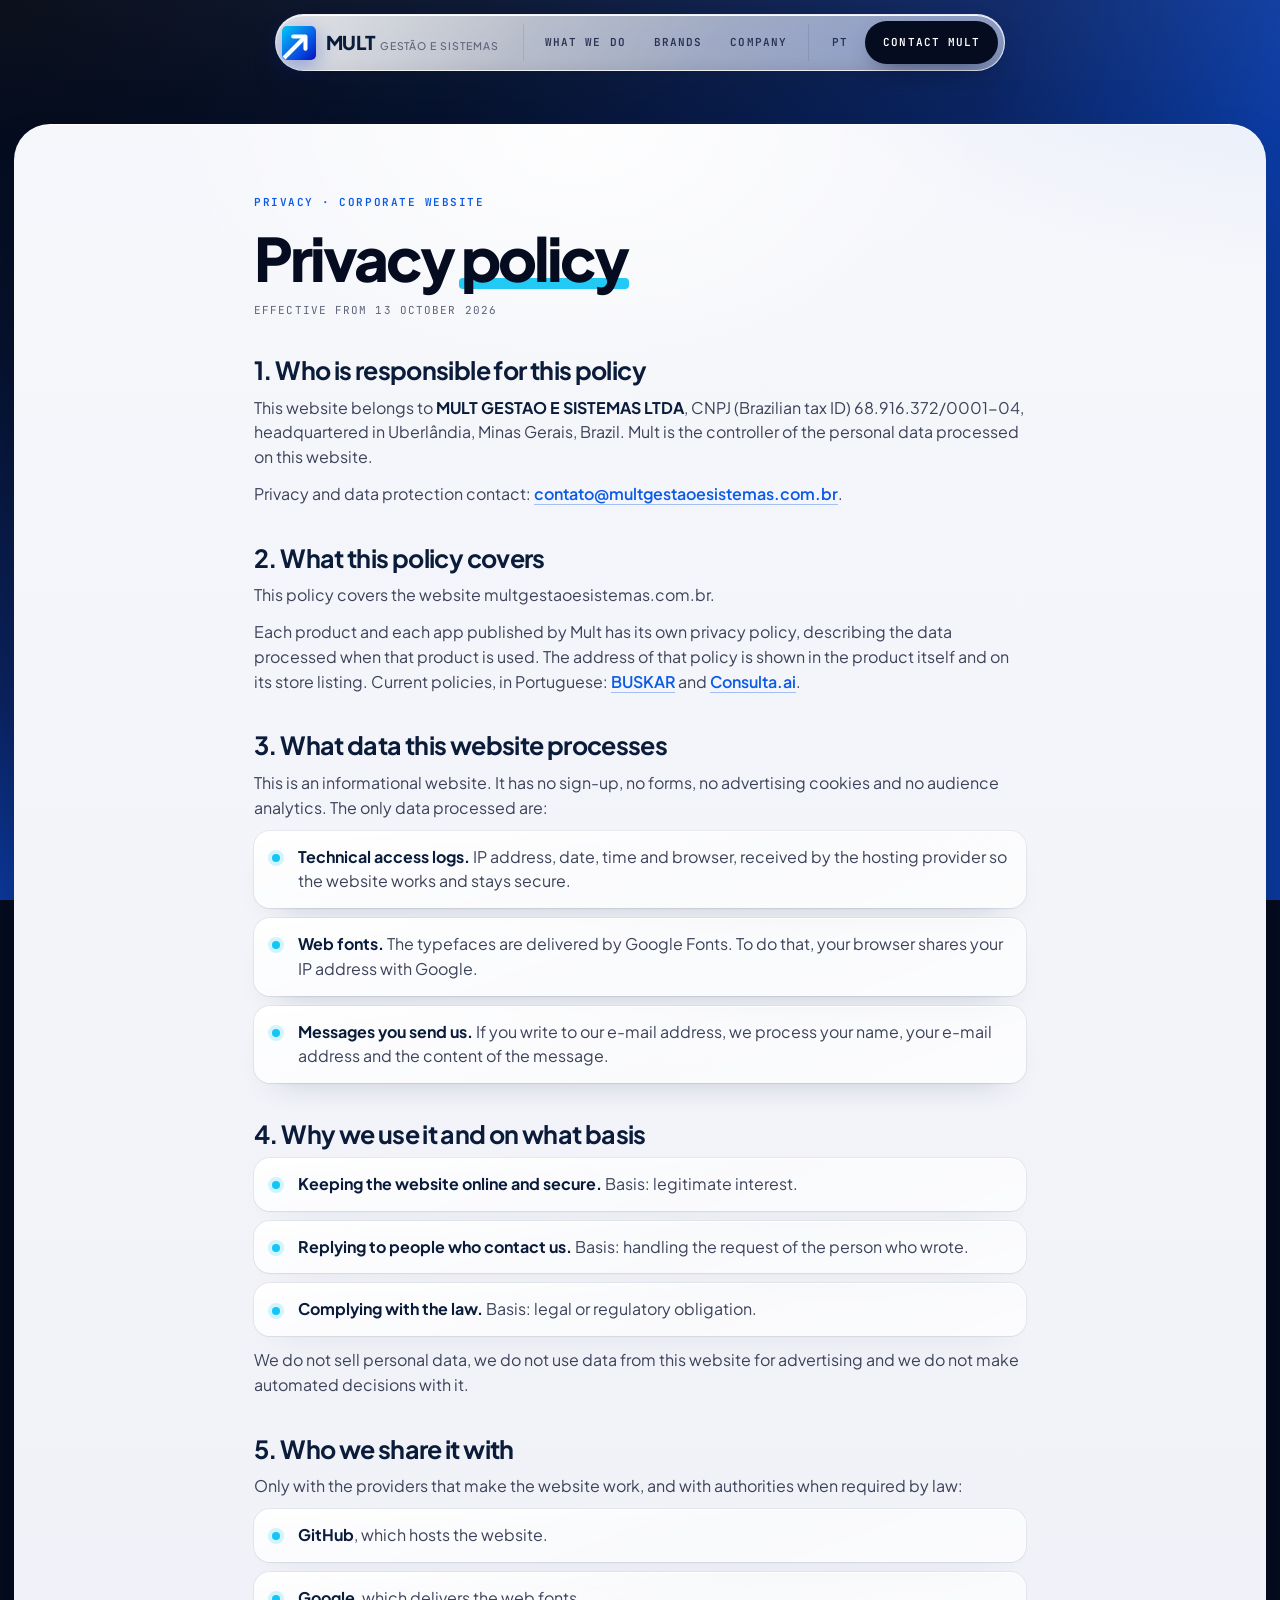
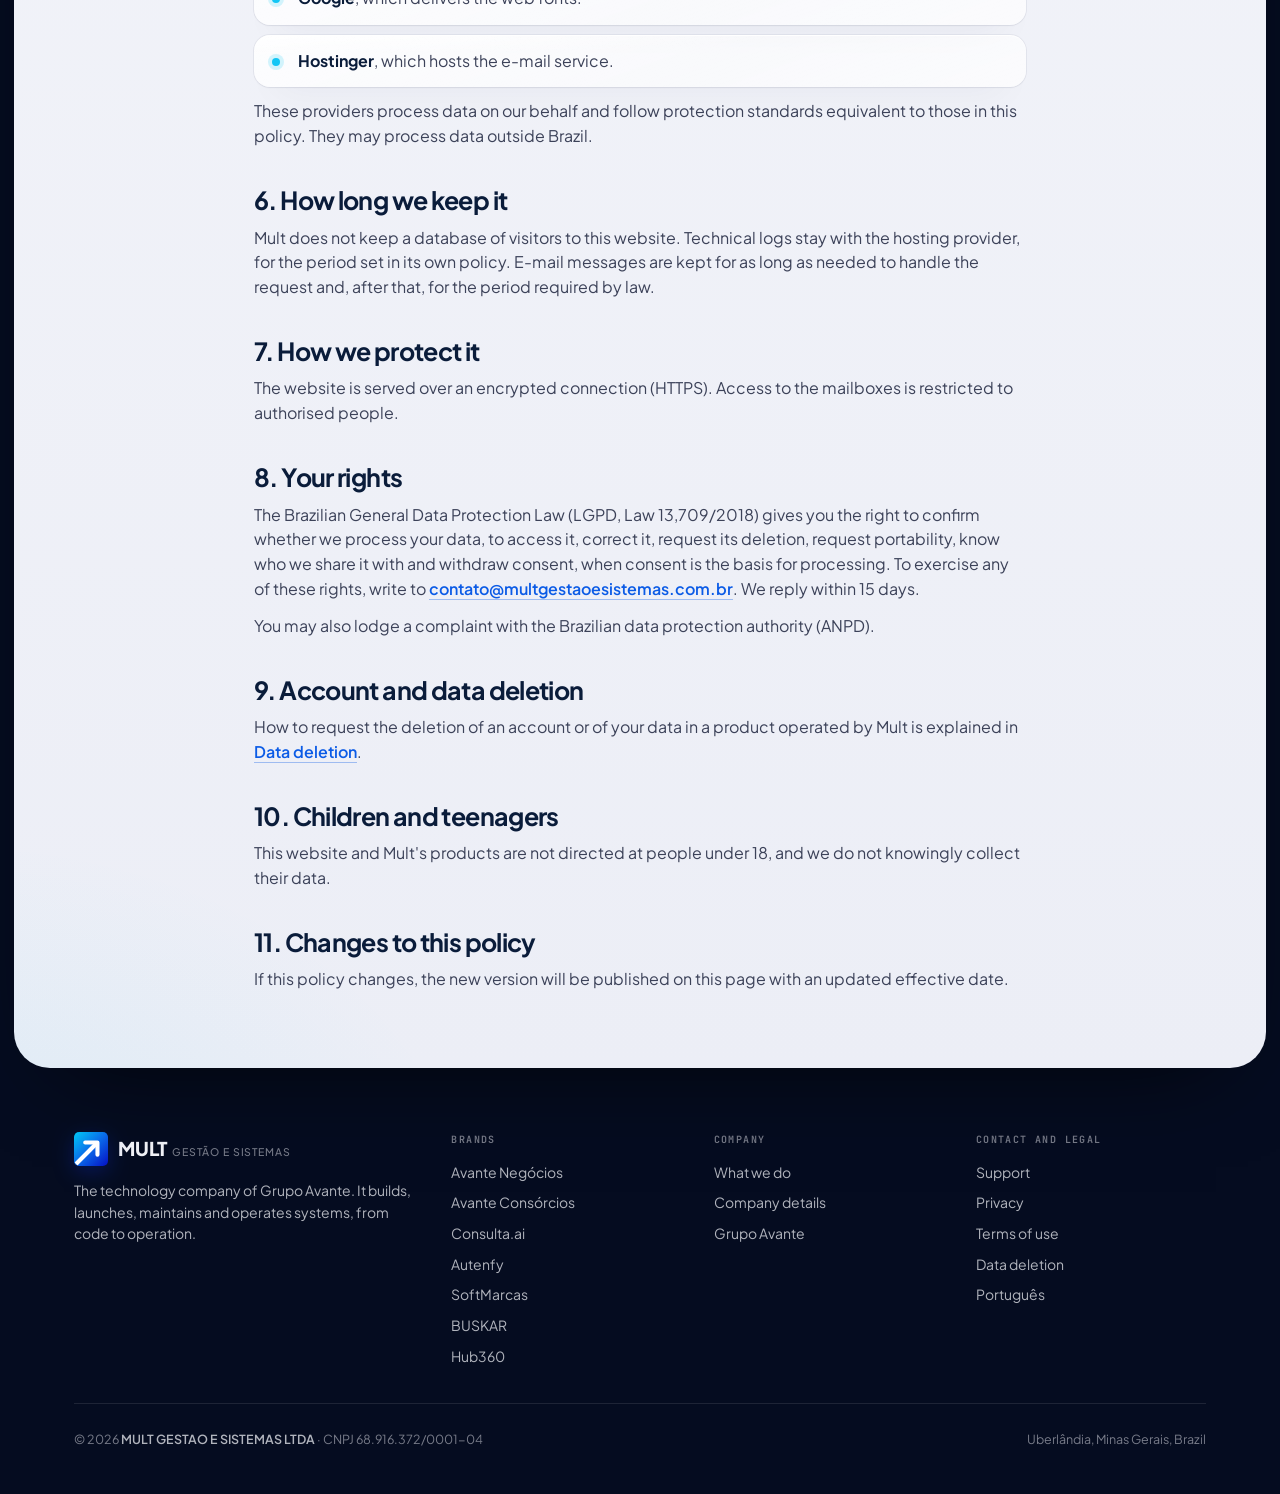
<file: en/privacy/index.html>
<!doctype html>
<html lang="en">
<head>
<meta charset="utf-8">
<meta name="viewport" content="width=device-width, initial-scale=1">
<title>Privacy policy — Mult Gestão e Sistemas</title>
<meta name="description" content="Privacy policy of Mult Gestão e Sistemas: what data the website processes, why, who it is shared with, how long it is kept and how to request deletion.">
<link rel="canonical" href="https://multgestaoesistemas.com.br/en/privacy/">
<link rel="alternate" hreflang="pt-BR" href="https://multgestaoesistemas.com.br/privacidade/">
<link rel="alternate" hreflang="en" href="https://multgestaoesistemas.com.br/en/privacy/">
<meta name="theme-color" content="#050c20">
<link rel="icon" href="/assets/favicon.svg" type="image/svg+xml">
<link rel="preconnect" href="https://fonts.googleapis.com">
<link rel="preconnect" href="https://fonts.gstatic.com" crossorigin>
<link href="https://fonts.googleapis.com/css2?family=JetBrains+Mono:wght@500;600&family=Plus+Jakarta+Sans:wght@400;500;600;700;800&display=swap" rel="stylesheet">
<link rel="stylesheet" href="/assets/site.css">
<script>document.documentElement.classList.add("js")</script>
</head>
<body>
<svg width="0" height="0" style="position:absolute" aria-hidden="true">
  <defs><linearGradient id="mult-g" x1="0" y1="0" x2="1" y2="1"><stop offset="0" stop-color="#00c8f6"/><stop offset=".52" stop-color="#0a66e8"/><stop offset="1" stop-color="#0410c4"/></linearGradient><clipPath id="mult-c"><rect width="100" height="100" rx="15"/></clipPath></defs>
  <symbol id="i-logo" viewBox="0 0 100 100"><rect width="100" height="100" rx="15" fill="url(#mult-g)"/><g clip-path="url(#mult-c)" fill="none" stroke="#fff" stroke-width="12"><path d="M33 31H69V67" stroke-linecap="round" stroke-linejoin="round"/><path d="M66 34 6 94"/></g></symbol>
  <symbol id="i-seta" viewBox="0 0 100 100"><g fill="none" stroke="currentColor" stroke-width="12"><path d="M33 31H69V67" stroke-linecap="round" stroke-linejoin="round"/><path d="M66 34 6 94"/></g></symbol>
  <symbol id="i-arrow" viewBox="0 0 24 24"><path d="M5 12h14"/><path d="m12 5 7 7-7 7"/></symbol>
  <symbol id="i-out" viewBox="0 0 24 24"><path d="M7 7h10v10"/><path d="M7 17 17 7"/></symbol>
  <symbol id="i-check" viewBox="0 0 24 24"><path d="M20 6 9 17l-5-5"/></symbol>
  <symbol id="i-code" viewBox="0 0 24 24"><polyline points="16 18 22 12 16 6"/><polyline points="8 6 2 12 8 18"/></symbol>
  <symbol id="i-rocket" viewBox="0 0 24 24"><path d="M4.5 16.5c-1.5 1.26-2 5-2 5s3.74-.5 5-2c.71-.84.7-2.13-.09-2.91a2.18 2.18 0 0 0-2.91-.09z"/><path d="m12 15-3-3a22 22 0 0 1 2-3.95A12.88 12.88 0 0 1 22 2c0 2.72-.78 7.5-6 11a22.35 22.35 0 0 1-4 2z"/><path d="M9 12H4s.55-3.03 2-4c1.62-1.08 5 0 5 0"/><path d="M12 15v5s3.03-.55 4-2c1.08-1.62 0-5 0-5"/></symbol>
  <symbol id="i-wrench" viewBox="0 0 24 24"><path d="M14.7 6.3a1 1 0 0 0 0 1.4l1.6 1.6a1 1 0 0 0 1.4 0l3.77-3.77a6 6 0 0 1-7.94 7.94l-6.91 6.91a2.12 2.12 0 0 1-3-3l6.91-6.91a6 6 0 0 1 7.94-7.94l-3.76 3.76z"/></symbol>
  <symbol id="i-pulse" viewBox="0 0 24 24"><path d="M22 12h-4l-3 9L9 3l-3 9H2"/></symbol>
  <symbol id="i-phone" viewBox="0 0 24 24"><rect width="14" height="20" x="5" y="2" rx="2" ry="2"/><path d="M12 18h.01"/></symbol>
  <symbol id="i-db" viewBox="0 0 24 24"><ellipse cx="12" cy="5" rx="9" ry="3"/><path d="M3 5V19A9 3 0 0 0 21 19V5"/><path d="M3 12A9 3 0 0 0 21 12"/></symbol>
  <symbol id="i-server" viewBox="0 0 24 24"><rect width="20" height="8" x="2" y="2" rx="2" ry="2"/><rect width="20" height="8" x="2" y="14" rx="2" ry="2"/><line x1="6" x2="6.01" y1="6" y2="6"/><line x1="6" x2="6.01" y1="18" y2="18"/></symbol>
  <symbol id="i-shield" viewBox="0 0 24 24"><path d="M20 13c0 5-3.5 7.5-7.66 8.95a1 1 0 0 1-.67-.01C7.5 20.5 4 18 4 13V6a1 1 0 0 1 1-1c2 0 4.5-1.2 6.24-2.72a1.17 1.17 0 0 1 1.52 0C14.51 3.81 17 5 19 5a1 1 0 0 1 1 1z"/><path d="m9 12 2 2 4-4"/></symbol>
  <symbol id="i-car" viewBox="0 0 24 24"><path d="M19 17h2c.6 0 1-.4 1-1v-3c0-.9-.7-1.7-1.5-1.9C18.7 10.6 16 10 16 10s-1.3-1.4-2.2-2.3c-.5-.4-1.1-.7-1.8-.7H5c-.6 0-1.1.4-1.4.9l-1.4 2.9A3.7 3.7 0 0 0 2 12v4c0 .6.4 1 1 1h2"/><circle cx="7" cy="17" r="2"/><path d="M9 17h6"/><circle cx="17" cy="17" r="2"/></symbol>
  <symbol id="i-gauge" viewBox="0 0 24 24"><path d="m12 14 4-4"/><path d="M3.34 19a10 10 0 1 1 17.32 0"/></symbol>
  <symbol id="i-mail" viewBox="0 0 24 24"><rect width="20" height="16" x="2" y="4" rx="2"/><path d="m22 7-8.97 5.7a1.94 1.94 0 0 1-2.06 0L2 7"/></symbol>
</svg>

<a class="skip" href="#conteudo">Skip to content</a>

<nav class="nav" aria-label="Main">
  <div class="wrap">
    <a class="brand" href="/en/" aria-label="Mult Gestão e Sistemas, home">
      <span class="mk"><svg viewBox="0 0 100 100"><use href="#i-logo"/></svg></span>
      <span>Mult <small>Gestão e Sistemas</small></span>
    </a>
    <div class="links">
      <a href="/en/#o-que-fazemos">What we do</a>
      <a href="/en/#aplicativos">Brands</a>
      <a href="/en/#empresa">Company</a>
    </div>
    <div class="nav-cta">
      <a class="lang" href="/privacidade/" hreflang="pt-BR" lang="pt-BR">PT</a>
      <a class="falar" href="/en/#contato">Contact Mult</a>
    </div>
  </div>
</nav>

<main id="conteudo" class="page">
<section class="palco">
  <div class="wrap">
    <span class="eyebrow">Privacy · corporate website</span>
    <h1>Privacy <em class="grifo">policy</em></h1>
    <p class="meta">Effective from 13 October 2026</p>

    <h2>1. Who is responsible for this policy</h2>
    <p>This website belongs to <strong>MULT GESTAO E SISTEMAS LTDA</strong>, CNPJ (Brazilian tax ID) 68.916.372/0001-04, headquartered in Uberlândia, Minas Gerais, Brazil. Mult is the controller of the personal data processed on this website.</p>
    <p>Privacy and data protection contact: <a href="mailto:contato@multgestaoesistemas.com.br">contato@multgestaoesistemas.com.br</a>.</p>

    <h2>2. What this policy covers</h2>
    <p>This policy covers the website multgestaoesistemas.com.br.</p>
    <p>Each product and each app published by Mult has its own privacy policy, describing the data processed when that product is used. The address of that policy is shown in the product itself and on its store listing. Current policies, in Portuguese: <a href="https://buskarveiculos.com/privacidade" rel="noopener">BUSKAR</a> and <a href="https://appconsultaai.com/privacidade" rel="noopener">Consulta.ai</a>.</p>

    <h2>3. What data this website processes</h2>
    <p>This is an informational website. It has no sign-up, no forms, no advertising cookies and no audience analytics. The only data processed are:</p>
    <ul>
      <li><strong>Technical access logs.</strong> IP address, date, time and browser, received by the hosting provider so the website works and stays secure.</li>
      <li><strong>Web fonts.</strong> The typefaces are delivered by Google Fonts. To do that, your browser shares your IP address with Google.</li>
      <li><strong>Messages you send us.</strong> If you write to our e-mail address, we process your name, your e-mail address and the content of the message.</li>
    </ul>

    <h2>4. Why we use it and on what basis</h2>
    <ul>
      <li><strong>Keeping the website online and secure.</strong> Basis: legitimate interest.</li>
      <li><strong>Replying to people who contact us.</strong> Basis: handling the request of the person who wrote.</li>
      <li><strong>Complying with the law.</strong> Basis: legal or regulatory obligation.</li>
    </ul>
    <p>We do not sell personal data, we do not use data from this website for advertising and we do not make automated decisions with it.</p>

    <h2>5. Who we share it with</h2>
    <p>Only with the providers that make the website work, and with authorities when required by law:</p>
    <ul>
      <li><strong>GitHub</strong>, which hosts the website.</li>
      <li><strong>Google</strong>, which delivers the web fonts.</li>
      <li><strong>Hostinger</strong>, which hosts the e-mail service.</li>
    </ul>
    <p>These providers process data on our behalf and follow protection standards equivalent to those in this policy. They may process data outside Brazil.</p>

    <h2>6. How long we keep it</h2>
    <p>Mult does not keep a database of visitors to this website. Technical logs stay with the hosting provider, for the period set in its own policy. E-mail messages are kept for as long as needed to handle the request and, after that, for the period required by law.</p>

    <h2>7. How we protect it</h2>
    <p>The website is served over an encrypted connection (HTTPS). Access to the mailboxes is restricted to authorised people.</p>

    <h2>8. Your rights</h2>
    <p>The Brazilian General Data Protection Law (LGPD, Law 13,709/2018) gives you the right to confirm whether we process your data, to access it, correct it, request its deletion, request portability, know who we share it with and withdraw consent, when consent is the basis for processing. To exercise any of these rights, write to <a href="mailto:contato@multgestaoesistemas.com.br">contato@multgestaoesistemas.com.br</a>. We reply within 15 days.</p>
    <p>You may also lodge a complaint with the Brazilian data protection authority (ANPD).</p>

    <h2>9. Account and data deletion</h2>
    <p>How to request the deletion of an account or of your data in a product operated by Mult is explained in <a href="/en/data-deletion/">Data deletion</a>.</p>

    <h2>10. Children and teenagers</h2>
    <p>This website and Mult's products are not directed at people under 18, and we do not knowingly collect their data.</p>

    <h2>11. Changes to this policy</h2>
    <p>If this policy changes, the new version will be published on this page with an updated effective date.</p>
  </div>
</section>
</main>

<footer>
  <div class="wrap">
    <div class="foot">
      <div>
        <a class="brand" href="/en/"><span class="mk"><svg viewBox="0 0 100 100"><use href="#i-logo"/></svg></span><span>Mult <small>Gestão e Sistemas</small></span></a>
        <p>The technology company of Grupo Avante. It builds, launches, maintains and operates systems, from code to operation.</p>
      </div>
      <div>
        <h4>Brands</h4>
        <ul class="duas">
          <li><a href="https://avante-desenvolvimento.vercel.app/" rel="noopener">Avante Negócios</a></li>
          <li><a href="https://avante-consorcios.vercel.app/" rel="noopener">Avante Consórcios</a></li>
          <li><a href="https://appconsultaai.com/institucional" rel="noopener">Consulta.ai</a></li>
          <li><a href="https://autenfy.com/" rel="noopener">Autenfy</a></li>
          <li><a href="https://softmarcas.com/" rel="noopener">SoftMarcas</a></li>
          <li><a href="https://buskarveiculos.com/" rel="noopener">BUSKAR</a></li>
          <li><a href="https://parceirohub360.com/" rel="noopener">Hub360</a></li>
        </ul>
      </div>
      <div>
        <h4>Company</h4>
        <ul>
          <li><a href="/en/#o-que-fazemos">What we do</a></li>
          <li><a href="/en/#empresa">Company details</a></li>
          <li><a href="https://avante360.com/" rel="noopener">Grupo Avante</a></li>
        </ul>
      </div>
      <div>
        <h4>Contact and legal</h4>
        <ul>
          <li><a href="/en/support/">Support</a></li>
          <li><a href="/en/privacy/">Privacy</a></li>
          <li><a href="/en/terms/">Terms of use</a></li>
          <li><a href="/en/data-deletion/">Data deletion</a></li>
          <li><a href="/privacidade/" hreflang="pt-BR" lang="pt-BR">Português</a></li>
        </ul>
      </div>
    </div>
    <div class="legal">
      <span>© 2026 <b>MULT GESTAO E SISTEMAS LTDA</b> · CNPJ 68.916.372/0001-04</span>
      <span>Uberlândia, Minas Gerais, Brazil</span>
    </div>
  </div>
</footer>

<script src="/assets/site.js" defer></script>
</body>
</html>
</file>
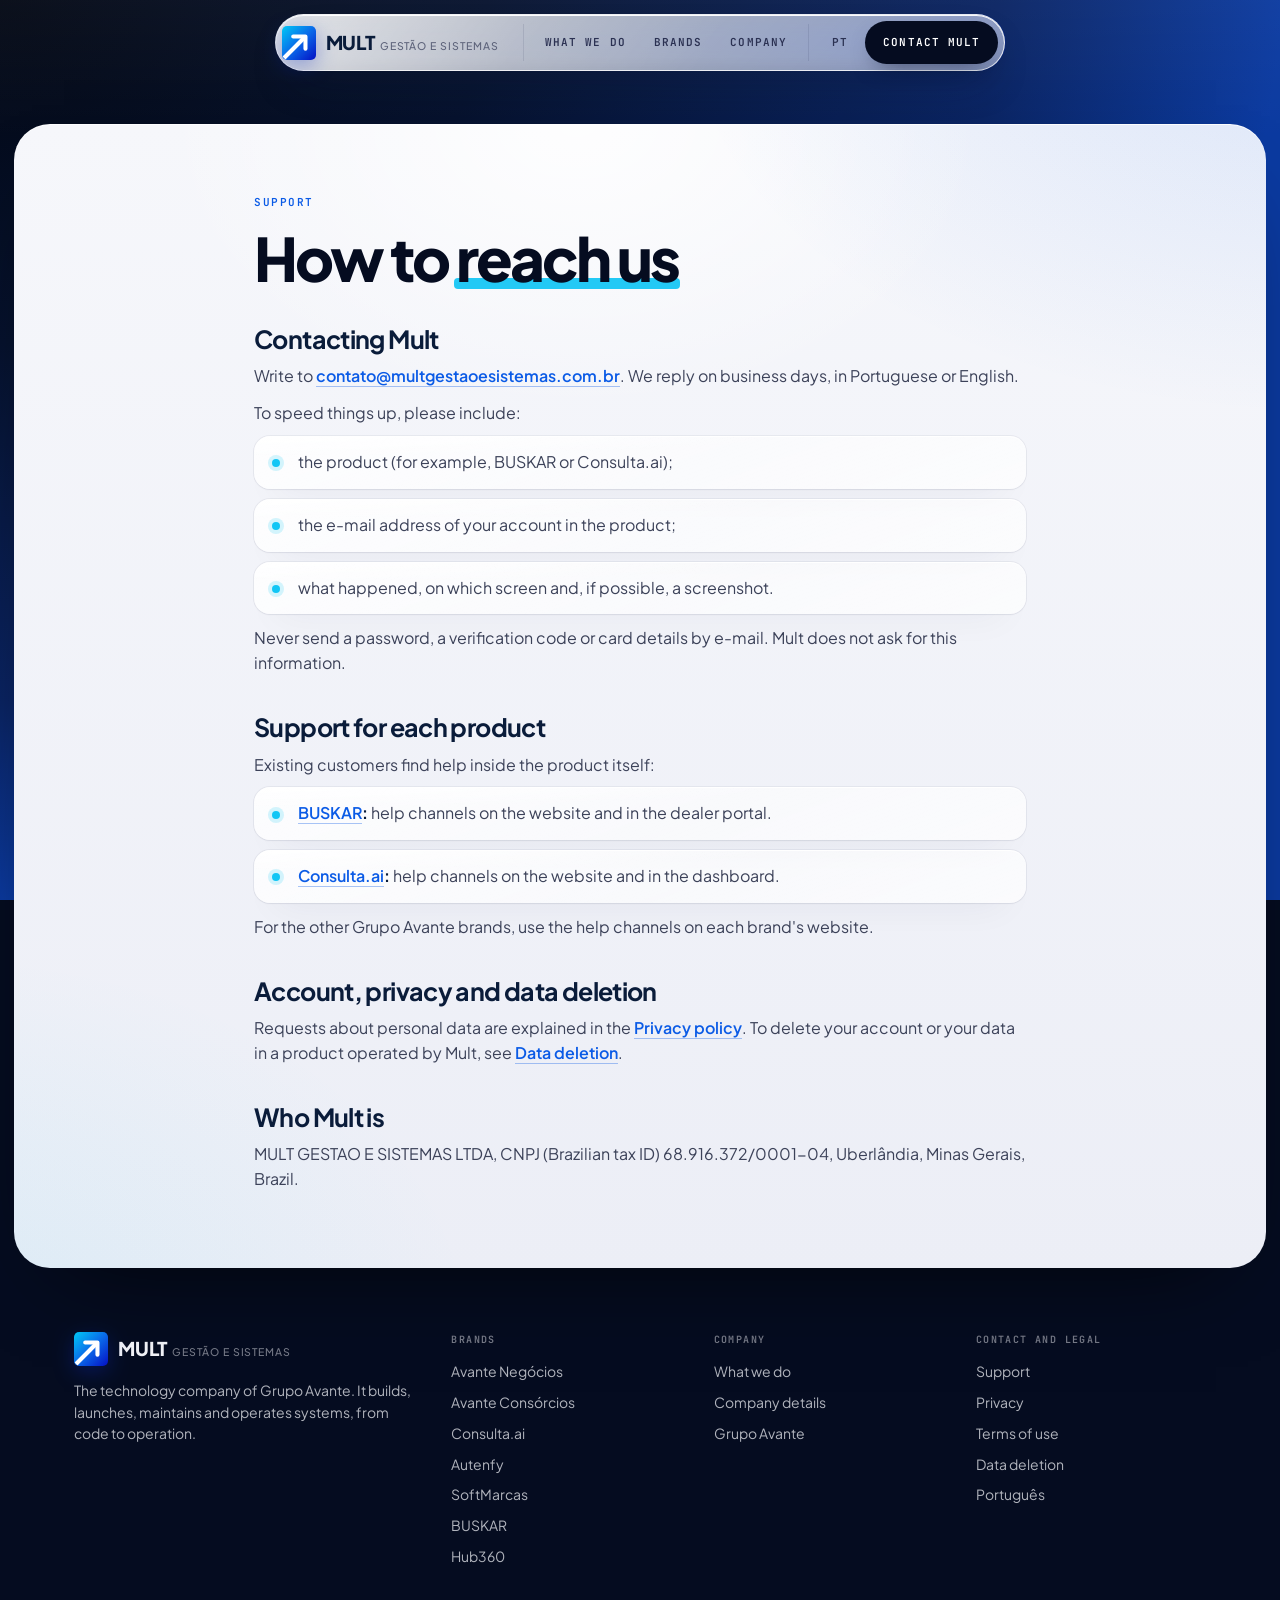
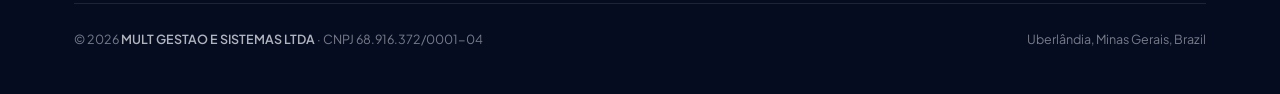
<file: en/support/index.html>
<!doctype html>
<html lang="en">
<head>
<meta charset="utf-8">
<meta name="viewport" content="width=device-width, initial-scale=1">
<title>Support — Mult Gestão e Sistemas</title>
<meta name="description" content="How to contact Mult Gestão e Sistemas and where to find support for each product.">
<link rel="canonical" href="https://multgestaoesistemas.com.br/en/support/">
<link rel="alternate" hreflang="pt-BR" href="https://multgestaoesistemas.com.br/suporte/">
<link rel="alternate" hreflang="en" href="https://multgestaoesistemas.com.br/en/support/">
<meta name="theme-color" content="#050c20">
<link rel="icon" href="/assets/favicon.svg" type="image/svg+xml">
<link rel="preconnect" href="https://fonts.googleapis.com">
<link rel="preconnect" href="https://fonts.gstatic.com" crossorigin>
<link href="https://fonts.googleapis.com/css2?family=JetBrains+Mono:wght@500;600&family=Plus+Jakarta+Sans:wght@400;500;600;700;800&display=swap" rel="stylesheet">
<link rel="stylesheet" href="/assets/site.css">
<script>document.documentElement.classList.add("js")</script>
</head>
<body>
<svg width="0" height="0" style="position:absolute" aria-hidden="true">
  <defs><linearGradient id="mult-g" x1="0" y1="0" x2="1" y2="1"><stop offset="0" stop-color="#00c8f6"/><stop offset=".52" stop-color="#0a66e8"/><stop offset="1" stop-color="#0410c4"/></linearGradient><clipPath id="mult-c"><rect width="100" height="100" rx="15"/></clipPath></defs>
  <symbol id="i-logo" viewBox="0 0 100 100"><rect width="100" height="100" rx="15" fill="url(#mult-g)"/><g clip-path="url(#mult-c)" fill="none" stroke="#fff" stroke-width="12"><path d="M33 31H69V67" stroke-linecap="round" stroke-linejoin="round"/><path d="M66 34 6 94"/></g></symbol>
  <symbol id="i-seta" viewBox="0 0 100 100"><g fill="none" stroke="currentColor" stroke-width="12"><path d="M33 31H69V67" stroke-linecap="round" stroke-linejoin="round"/><path d="M66 34 6 94"/></g></symbol>
  <symbol id="i-arrow" viewBox="0 0 24 24"><path d="M5 12h14"/><path d="m12 5 7 7-7 7"/></symbol>
  <symbol id="i-out" viewBox="0 0 24 24"><path d="M7 7h10v10"/><path d="M7 17 17 7"/></symbol>
  <symbol id="i-check" viewBox="0 0 24 24"><path d="M20 6 9 17l-5-5"/></symbol>
  <symbol id="i-code" viewBox="0 0 24 24"><polyline points="16 18 22 12 16 6"/><polyline points="8 6 2 12 8 18"/></symbol>
  <symbol id="i-rocket" viewBox="0 0 24 24"><path d="M4.5 16.5c-1.5 1.26-2 5-2 5s3.74-.5 5-2c.71-.84.7-2.13-.09-2.91a2.18 2.18 0 0 0-2.91-.09z"/><path d="m12 15-3-3a22 22 0 0 1 2-3.95A12.88 12.88 0 0 1 22 2c0 2.72-.78 7.5-6 11a22.35 22.35 0 0 1-4 2z"/><path d="M9 12H4s.55-3.03 2-4c1.62-1.08 5 0 5 0"/><path d="M12 15v5s3.03-.55 4-2c1.08-1.62 0-5 0-5"/></symbol>
  <symbol id="i-wrench" viewBox="0 0 24 24"><path d="M14.7 6.3a1 1 0 0 0 0 1.4l1.6 1.6a1 1 0 0 0 1.4 0l3.77-3.77a6 6 0 0 1-7.94 7.94l-6.91 6.91a2.12 2.12 0 0 1-3-3l6.91-6.91a6 6 0 0 1 7.94-7.94l-3.76 3.76z"/></symbol>
  <symbol id="i-pulse" viewBox="0 0 24 24"><path d="M22 12h-4l-3 9L9 3l-3 9H2"/></symbol>
  <symbol id="i-phone" viewBox="0 0 24 24"><rect width="14" height="20" x="5" y="2" rx="2" ry="2"/><path d="M12 18h.01"/></symbol>
  <symbol id="i-db" viewBox="0 0 24 24"><ellipse cx="12" cy="5" rx="9" ry="3"/><path d="M3 5V19A9 3 0 0 0 21 19V5"/><path d="M3 12A9 3 0 0 0 21 12"/></symbol>
  <symbol id="i-server" viewBox="0 0 24 24"><rect width="20" height="8" x="2" y="2" rx="2" ry="2"/><rect width="20" height="8" x="2" y="14" rx="2" ry="2"/><line x1="6" x2="6.01" y1="6" y2="6"/><line x1="6" x2="6.01" y1="18" y2="18"/></symbol>
  <symbol id="i-shield" viewBox="0 0 24 24"><path d="M20 13c0 5-3.5 7.5-7.66 8.95a1 1 0 0 1-.67-.01C7.5 20.5 4 18 4 13V6a1 1 0 0 1 1-1c2 0 4.5-1.2 6.24-2.72a1.17 1.17 0 0 1 1.52 0C14.51 3.81 17 5 19 5a1 1 0 0 1 1 1z"/><path d="m9 12 2 2 4-4"/></symbol>
  <symbol id="i-car" viewBox="0 0 24 24"><path d="M19 17h2c.6 0 1-.4 1-1v-3c0-.9-.7-1.7-1.5-1.9C18.7 10.6 16 10 16 10s-1.3-1.4-2.2-2.3c-.5-.4-1.1-.7-1.8-.7H5c-.6 0-1.1.4-1.4.9l-1.4 2.9A3.7 3.7 0 0 0 2 12v4c0 .6.4 1 1 1h2"/><circle cx="7" cy="17" r="2"/><path d="M9 17h6"/><circle cx="17" cy="17" r="2"/></symbol>
  <symbol id="i-gauge" viewBox="0 0 24 24"><path d="m12 14 4-4"/><path d="M3.34 19a10 10 0 1 1 17.32 0"/></symbol>
  <symbol id="i-mail" viewBox="0 0 24 24"><rect width="20" height="16" x="2" y="4" rx="2"/><path d="m22 7-8.97 5.7a1.94 1.94 0 0 1-2.06 0L2 7"/></symbol>
</svg>

<a class="skip" href="#conteudo">Skip to content</a>

<nav class="nav" aria-label="Main">
  <div class="wrap">
    <a class="brand" href="/en/" aria-label="Mult Gestão e Sistemas, home">
      <span class="mk"><svg viewBox="0 0 100 100"><use href="#i-logo"/></svg></span>
      <span>Mult <small>Gestão e Sistemas</small></span>
    </a>
    <div class="links">
      <a href="/en/#o-que-fazemos">What we do</a>
      <a href="/en/#aplicativos">Brands</a>
      <a href="/en/#empresa">Company</a>
    </div>
    <div class="nav-cta">
      <a class="lang" href="/suporte/" hreflang="pt-BR" lang="pt-BR">PT</a>
      <a class="falar" href="/en/#contato">Contact Mult</a>
    </div>
  </div>
</nav>

<main id="conteudo" class="page">
<section class="palco">
  <div class="wrap">
    <span class="eyebrow">Support</span>
    <h1>How to <em class="grifo">reach us</em></h1>

    <h2>Contacting Mult</h2>
    <p>Write to <a href="mailto:contato@multgestaoesistemas.com.br">contato@multgestaoesistemas.com.br</a>. We reply on business days, in Portuguese or English.</p>
    <p>To speed things up, please include:</p>
    <ul>
      <li>the product (for example, BUSKAR or Consulta.ai);</li>
      <li>the e-mail address of your account in the product;</li>
      <li>what happened, on which screen and, if possible, a screenshot.</li>
    </ul>
    <p>Never send a password, a verification code or card details by e-mail. Mult does not ask for this information.</p>

    <h2>Support for each product</h2>
    <p>Existing customers find help inside the product itself:</p>
    <ul>
      <li><strong><a href="https://buskarveiculos.com/" rel="noopener">BUSKAR</a>:</strong> help channels on the website and in the dealer portal.</li>
      <li><strong><a href="https://appconsultaai.com/institucional" rel="noopener">Consulta.ai</a>:</strong> help channels on the website and in the dashboard.</li>
    </ul>
    <p>For the other Grupo Avante brands, use the help channels on each brand's website.</p>

    <h2>Account, privacy and data deletion</h2>
    <p>Requests about personal data are explained in the <a href="/en/privacy/">Privacy policy</a>. To delete your account or your data in a product operated by Mult, see <a href="/en/data-deletion/">Data deletion</a>.</p>

    <h2>Who Mult is</h2>
    <p>MULT GESTAO E SISTEMAS LTDA, CNPJ (Brazilian tax ID) 68.916.372/0001-04, Uberlândia, Minas Gerais, Brazil.</p>
  </div>
</section>
</main>

<footer>
  <div class="wrap">
    <div class="foot">
      <div>
        <a class="brand" href="/en/"><span class="mk"><svg viewBox="0 0 100 100"><use href="#i-logo"/></svg></span><span>Mult <small>Gestão e Sistemas</small></span></a>
        <p>The technology company of Grupo Avante. It builds, launches, maintains and operates systems, from code to operation.</p>
      </div>
      <div>
        <h4>Brands</h4>
        <ul class="duas">
          <li><a href="https://avante-desenvolvimento.vercel.app/" rel="noopener">Avante Negócios</a></li>
          <li><a href="https://avante-consorcios.vercel.app/" rel="noopener">Avante Consórcios</a></li>
          <li><a href="https://appconsultaai.com/institucional" rel="noopener">Consulta.ai</a></li>
          <li><a href="https://autenfy.com/" rel="noopener">Autenfy</a></li>
          <li><a href="https://softmarcas.com/" rel="noopener">SoftMarcas</a></li>
          <li><a href="https://buskarveiculos.com/" rel="noopener">BUSKAR</a></li>
          <li><a href="https://parceirohub360.com/" rel="noopener">Hub360</a></li>
        </ul>
      </div>
      <div>
        <h4>Company</h4>
        <ul>
          <li><a href="/en/#o-que-fazemos">What we do</a></li>
          <li><a href="/en/#empresa">Company details</a></li>
          <li><a href="https://avante360.com/" rel="noopener">Grupo Avante</a></li>
        </ul>
      </div>
      <div>
        <h4>Contact and legal</h4>
        <ul>
          <li><a href="/en/support/">Support</a></li>
          <li><a href="/en/privacy/">Privacy</a></li>
          <li><a href="/en/terms/">Terms of use</a></li>
          <li><a href="/en/data-deletion/">Data deletion</a></li>
          <li><a href="/suporte/" hreflang="pt-BR" lang="pt-BR">Português</a></li>
        </ul>
      </div>
    </div>
    <div class="legal">
      <span>© 2026 <b>MULT GESTAO E SISTEMAS LTDA</b> · CNPJ 68.916.372/0001-04</span>
      <span>Uberlândia, Minas Gerais, Brazil</span>
    </div>
  </div>
</footer>

<script src="/assets/site.js" defer></script>
</body>
</html>
</file>
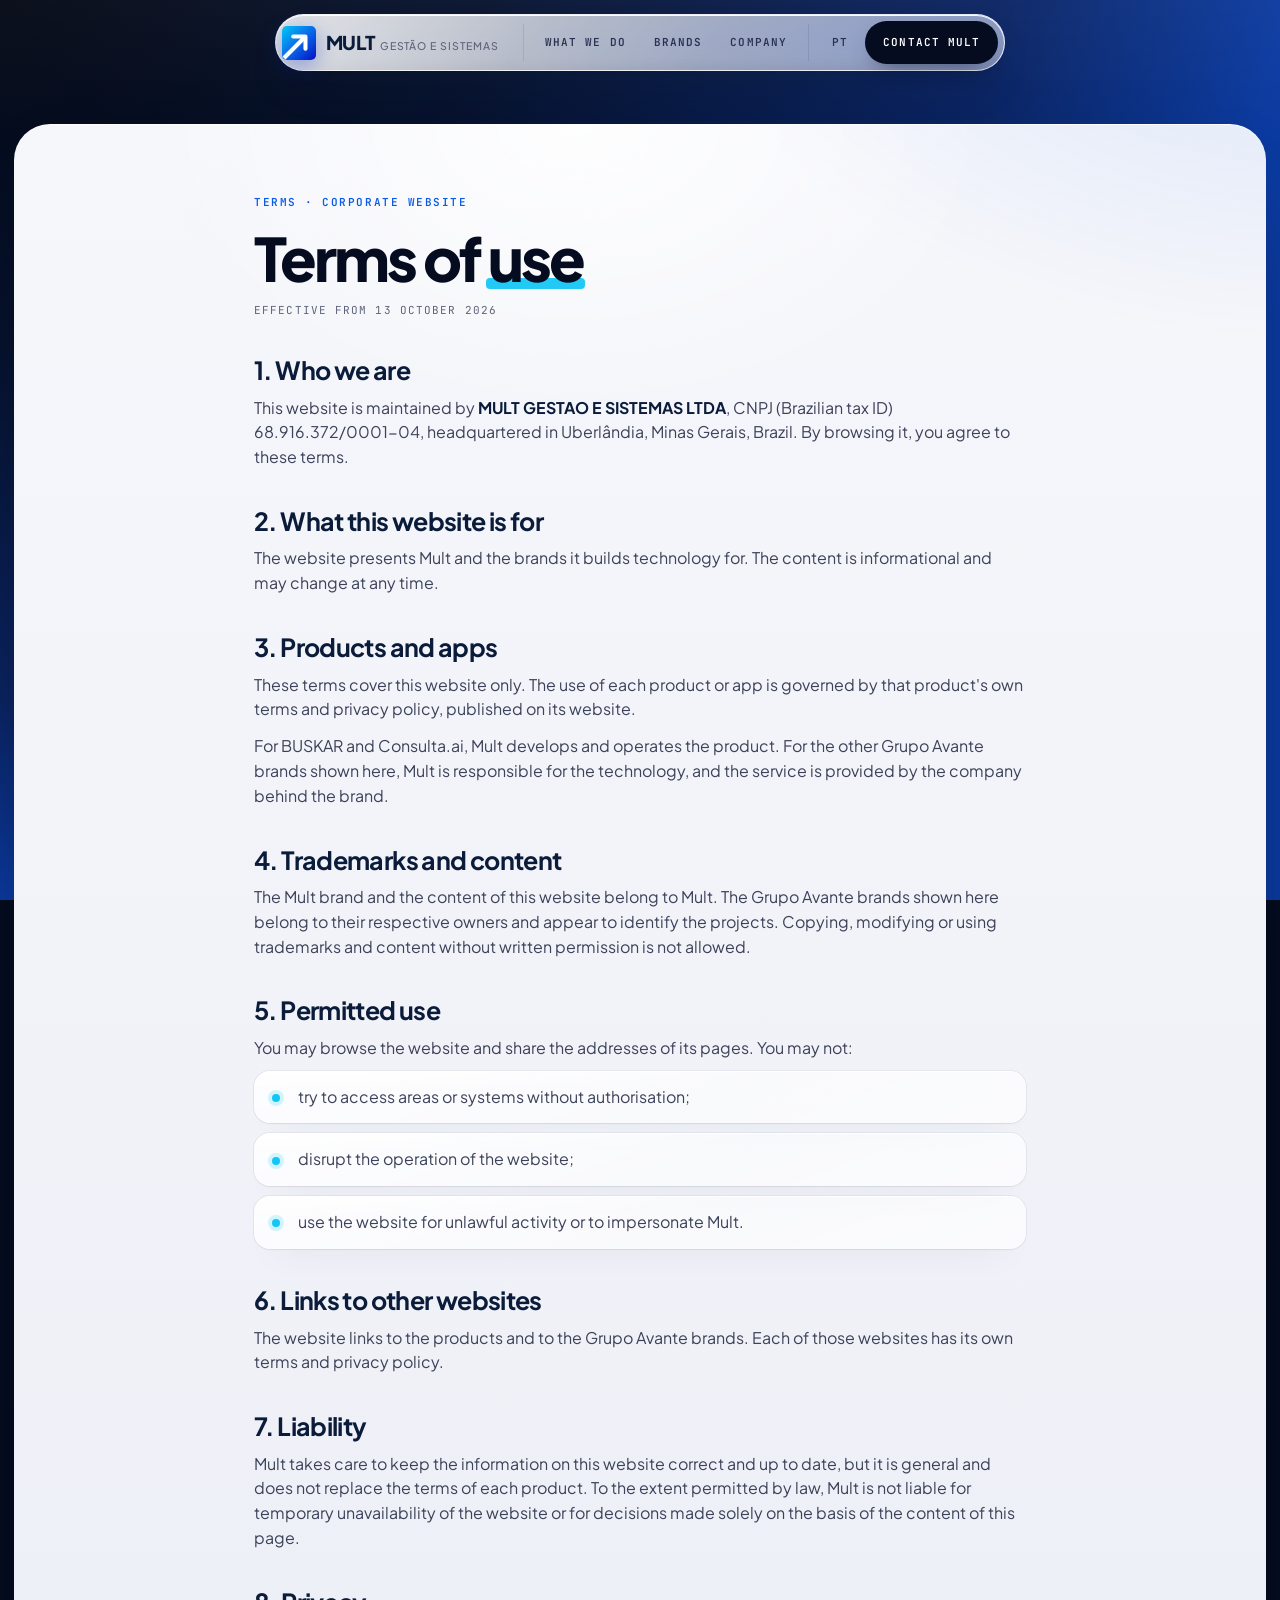
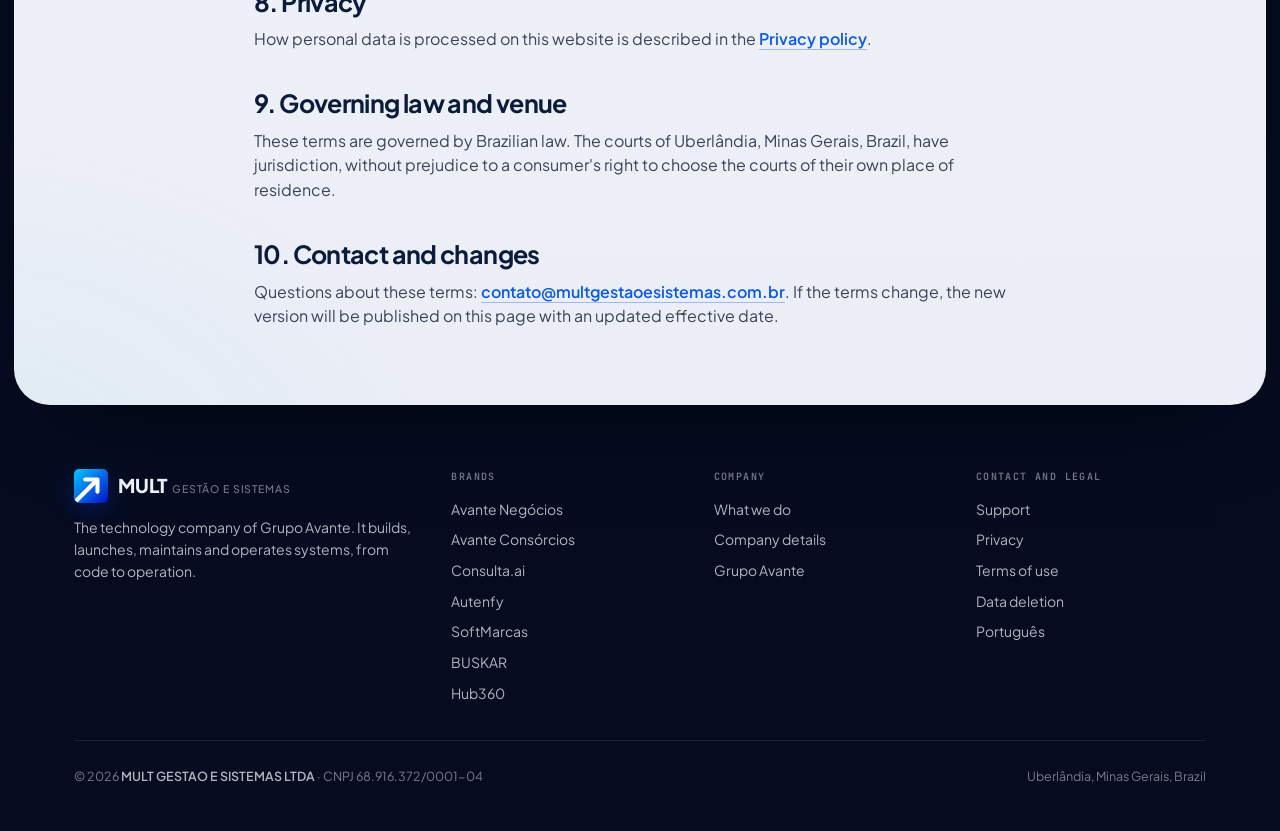
<file: en/terms/index.html>
<!doctype html>
<html lang="en">
<head>
<meta charset="utf-8">
<meta name="viewport" content="width=device-width, initial-scale=1">
<title>Terms of use — Mult Gestão e Sistemas</title>
<meta name="description" content="Terms of use of the Mult Gestão e Sistemas corporate website.">
<link rel="canonical" href="https://multgestaoesistemas.com.br/en/terms/">
<link rel="alternate" hreflang="pt-BR" href="https://multgestaoesistemas.com.br/termos/">
<link rel="alternate" hreflang="en" href="https://multgestaoesistemas.com.br/en/terms/">
<meta name="theme-color" content="#050c20">
<link rel="icon" href="/assets/favicon.svg" type="image/svg+xml">
<link rel="preconnect" href="https://fonts.googleapis.com">
<link rel="preconnect" href="https://fonts.gstatic.com" crossorigin>
<link href="https://fonts.googleapis.com/css2?family=JetBrains+Mono:wght@500;600&family=Plus+Jakarta+Sans:wght@400;500;600;700;800&display=swap" rel="stylesheet">
<link rel="stylesheet" href="/assets/site.css">
<script>document.documentElement.classList.add("js")</script>
</head>
<body>
<svg width="0" height="0" style="position:absolute" aria-hidden="true">
  <defs><linearGradient id="mult-g" x1="0" y1="0" x2="1" y2="1"><stop offset="0" stop-color="#00c8f6"/><stop offset=".52" stop-color="#0a66e8"/><stop offset="1" stop-color="#0410c4"/></linearGradient><clipPath id="mult-c"><rect width="100" height="100" rx="15"/></clipPath></defs>
  <symbol id="i-logo" viewBox="0 0 100 100"><rect width="100" height="100" rx="15" fill="url(#mult-g)"/><g clip-path="url(#mult-c)" fill="none" stroke="#fff" stroke-width="12"><path d="M33 31H69V67" stroke-linecap="round" stroke-linejoin="round"/><path d="M66 34 6 94"/></g></symbol>
  <symbol id="i-seta" viewBox="0 0 100 100"><g fill="none" stroke="currentColor" stroke-width="12"><path d="M33 31H69V67" stroke-linecap="round" stroke-linejoin="round"/><path d="M66 34 6 94"/></g></symbol>
  <symbol id="i-arrow" viewBox="0 0 24 24"><path d="M5 12h14"/><path d="m12 5 7 7-7 7"/></symbol>
  <symbol id="i-out" viewBox="0 0 24 24"><path d="M7 7h10v10"/><path d="M7 17 17 7"/></symbol>
  <symbol id="i-check" viewBox="0 0 24 24"><path d="M20 6 9 17l-5-5"/></symbol>
  <symbol id="i-code" viewBox="0 0 24 24"><polyline points="16 18 22 12 16 6"/><polyline points="8 6 2 12 8 18"/></symbol>
  <symbol id="i-rocket" viewBox="0 0 24 24"><path d="M4.5 16.5c-1.5 1.26-2 5-2 5s3.74-.5 5-2c.71-.84.7-2.13-.09-2.91a2.18 2.18 0 0 0-2.91-.09z"/><path d="m12 15-3-3a22 22 0 0 1 2-3.95A12.88 12.88 0 0 1 22 2c0 2.72-.78 7.5-6 11a22.35 22.35 0 0 1-4 2z"/><path d="M9 12H4s.55-3.03 2-4c1.62-1.08 5 0 5 0"/><path d="M12 15v5s3.03-.55 4-2c1.08-1.62 0-5 0-5"/></symbol>
  <symbol id="i-wrench" viewBox="0 0 24 24"><path d="M14.7 6.3a1 1 0 0 0 0 1.4l1.6 1.6a1 1 0 0 0 1.4 0l3.77-3.77a6 6 0 0 1-7.94 7.94l-6.91 6.91a2.12 2.12 0 0 1-3-3l6.91-6.91a6 6 0 0 1 7.94-7.94l-3.76 3.76z"/></symbol>
  <symbol id="i-pulse" viewBox="0 0 24 24"><path d="M22 12h-4l-3 9L9 3l-3 9H2"/></symbol>
  <symbol id="i-phone" viewBox="0 0 24 24"><rect width="14" height="20" x="5" y="2" rx="2" ry="2"/><path d="M12 18h.01"/></symbol>
  <symbol id="i-db" viewBox="0 0 24 24"><ellipse cx="12" cy="5" rx="9" ry="3"/><path d="M3 5V19A9 3 0 0 0 21 19V5"/><path d="M3 12A9 3 0 0 0 21 12"/></symbol>
  <symbol id="i-server" viewBox="0 0 24 24"><rect width="20" height="8" x="2" y="2" rx="2" ry="2"/><rect width="20" height="8" x="2" y="14" rx="2" ry="2"/><line x1="6" x2="6.01" y1="6" y2="6"/><line x1="6" x2="6.01" y1="18" y2="18"/></symbol>
  <symbol id="i-shield" viewBox="0 0 24 24"><path d="M20 13c0 5-3.5 7.5-7.66 8.95a1 1 0 0 1-.67-.01C7.5 20.5 4 18 4 13V6a1 1 0 0 1 1-1c2 0 4.5-1.2 6.24-2.72a1.17 1.17 0 0 1 1.52 0C14.51 3.81 17 5 19 5a1 1 0 0 1 1 1z"/><path d="m9 12 2 2 4-4"/></symbol>
  <symbol id="i-car" viewBox="0 0 24 24"><path d="M19 17h2c.6 0 1-.4 1-1v-3c0-.9-.7-1.7-1.5-1.9C18.7 10.6 16 10 16 10s-1.3-1.4-2.2-2.3c-.5-.4-1.1-.7-1.8-.7H5c-.6 0-1.1.4-1.4.9l-1.4 2.9A3.7 3.7 0 0 0 2 12v4c0 .6.4 1 1 1h2"/><circle cx="7" cy="17" r="2"/><path d="M9 17h6"/><circle cx="17" cy="17" r="2"/></symbol>
  <symbol id="i-gauge" viewBox="0 0 24 24"><path d="m12 14 4-4"/><path d="M3.34 19a10 10 0 1 1 17.32 0"/></symbol>
  <symbol id="i-mail" viewBox="0 0 24 24"><rect width="20" height="16" x="2" y="4" rx="2"/><path d="m22 7-8.97 5.7a1.94 1.94 0 0 1-2.06 0L2 7"/></symbol>
</svg>

<a class="skip" href="#conteudo">Skip to content</a>

<nav class="nav" aria-label="Main">
  <div class="wrap">
    <a class="brand" href="/en/" aria-label="Mult Gestão e Sistemas, home">
      <span class="mk"><svg viewBox="0 0 100 100"><use href="#i-logo"/></svg></span>
      <span>Mult <small>Gestão e Sistemas</small></span>
    </a>
    <div class="links">
      <a href="/en/#o-que-fazemos">What we do</a>
      <a href="/en/#aplicativos">Brands</a>
      <a href="/en/#empresa">Company</a>
    </div>
    <div class="nav-cta">
      <a class="lang" href="/termos/" hreflang="pt-BR" lang="pt-BR">PT</a>
      <a class="falar" href="/en/#contato">Contact Mult</a>
    </div>
  </div>
</nav>

<main id="conteudo" class="page">
<section class="palco">
  <div class="wrap">
    <span class="eyebrow">Terms · corporate website</span>
    <h1>Terms of <em class="grifo">use</em></h1>
    <p class="meta">Effective from 13 October 2026</p>

    <h2>1. Who we are</h2>
    <p>This website is maintained by <strong>MULT GESTAO E SISTEMAS LTDA</strong>, CNPJ (Brazilian tax ID) 68.916.372/0001-04, headquartered in Uberlândia, Minas Gerais, Brazil. By browsing it, you agree to these terms.</p>

    <h2>2. What this website is for</h2>
    <p>The website presents Mult and the brands it builds technology for. The content is informational and may change at any time.</p>

    <h2>3. Products and apps</h2>
    <p>These terms cover this website only. The use of each product or app is governed by that product's own terms and privacy policy, published on its website.</p>
    <p>For BUSKAR and Consulta.ai, Mult develops and operates the product. For the other Grupo Avante brands shown here, Mult is responsible for the technology, and the service is provided by the company behind the brand.</p>

    <h2>4. Trademarks and content</h2>
    <p>The Mult brand and the content of this website belong to Mult. The Grupo Avante brands shown here belong to their respective owners and appear to identify the projects. Copying, modifying or using trademarks and content without written permission is not allowed.</p>

    <h2>5. Permitted use</h2>
    <p>You may browse the website and share the addresses of its pages. You may not:</p>
    <ul>
      <li>try to access areas or systems without authorisation;</li>
      <li>disrupt the operation of the website;</li>
      <li>use the website for unlawful activity or to impersonate Mult.</li>
    </ul>

    <h2>6. Links to other websites</h2>
    <p>The website links to the products and to the Grupo Avante brands. Each of those websites has its own terms and privacy policy.</p>

    <h2>7. Liability</h2>
    <p>Mult takes care to keep the information on this website correct and up to date, but it is general and does not replace the terms of each product. To the extent permitted by law, Mult is not liable for temporary unavailability of the website or for decisions made solely on the basis of the content of this page.</p>

    <h2>8. Privacy</h2>
    <p>How personal data is processed on this website is described in the <a href="/en/privacy/">Privacy policy</a>.</p>

    <h2>9. Governing law and venue</h2>
    <p>These terms are governed by Brazilian law. The courts of Uberlândia, Minas Gerais, Brazil, have jurisdiction, without prejudice to a consumer's right to choose the courts of their own place of residence.</p>

    <h2>10. Contact and changes</h2>
    <p>Questions about these terms: <a href="mailto:contato@multgestaoesistemas.com.br">contato@multgestaoesistemas.com.br</a>. If the terms change, the new version will be published on this page with an updated effective date.</p>
  </div>
</section>
</main>

<footer>
  <div class="wrap">
    <div class="foot">
      <div>
        <a class="brand" href="/en/"><span class="mk"><svg viewBox="0 0 100 100"><use href="#i-logo"/></svg></span><span>Mult <small>Gestão e Sistemas</small></span></a>
        <p>The technology company of Grupo Avante. It builds, launches, maintains and operates systems, from code to operation.</p>
      </div>
      <div>
        <h4>Brands</h4>
        <ul class="duas">
          <li><a href="https://avante-desenvolvimento.vercel.app/" rel="noopener">Avante Negócios</a></li>
          <li><a href="https://avante-consorcios.vercel.app/" rel="noopener">Avante Consórcios</a></li>
          <li><a href="https://appconsultaai.com/institucional" rel="noopener">Consulta.ai</a></li>
          <li><a href="https://autenfy.com/" rel="noopener">Autenfy</a></li>
          <li><a href="https://softmarcas.com/" rel="noopener">SoftMarcas</a></li>
          <li><a href="https://buskarveiculos.com/" rel="noopener">BUSKAR</a></li>
          <li><a href="https://parceirohub360.com/" rel="noopener">Hub360</a></li>
        </ul>
      </div>
      <div>
        <h4>Company</h4>
        <ul>
          <li><a href="/en/#o-que-fazemos">What we do</a></li>
          <li><a href="/en/#empresa">Company details</a></li>
          <li><a href="https://avante360.com/" rel="noopener">Grupo Avante</a></li>
        </ul>
      </div>
      <div>
        <h4>Contact and legal</h4>
        <ul>
          <li><a href="/en/support/">Support</a></li>
          <li><a href="/en/privacy/">Privacy</a></li>
          <li><a href="/en/terms/">Terms of use</a></li>
          <li><a href="/en/data-deletion/">Data deletion</a></li>
          <li><a href="/termos/" hreflang="pt-BR" lang="pt-BR">Português</a></li>
        </ul>
      </div>
    </div>
    <div class="legal">
      <span>© 2026 <b>MULT GESTAO E SISTEMAS LTDA</b> · CNPJ 68.916.372/0001-04</span>
      <span>Uberlândia, Minas Gerais, Brazil</span>
    </div>
  </div>
</footer>

<script src="/assets/site.js" defer></script>
</body>
</html>
</file>
<file: assets/site.css>
/* Mult Gestão e Sistemas — moldura noite, palcos claros e peças de vidro.
   Linguagem herdada do institucional do Consulta.ai ("Placa e vidro"), com a paleta própria da Mult:
   a paleta da logo: azul-marinho na moldura, azul royal como cor principal e ciano em grifo, ponto e ação principal. */
:root{
  --night:#050c20; --deep:#0a1836; --blue:#0b5be6; --blue-2:#19c3f7; --accent:#12c6f5;
  --paper:#f4f5fa; --ink:#0a1c3a; --muted:#4a5068; --faint:#7b8199; --hair:#e2e4ee;
  --sans:'Plus Jakarta Sans',-apple-system,BlinkMacSystemFont,'Segoe UI',sans-serif;
  --mono:'JetBrains Mono',ui-monospace,SFMono-Regular,Menlo,monospace;
  --ease:cubic-bezier(.16,1,.3,1);
  --r-2xl:22px;
  --acc-glow:0 0 0 1px rgba(18,198,245,.5),0 0 18px rgba(18,198,245,.32);
  --palco:radial-gradient(1100px 700px at 104% -10%,rgba(11,91,230,.12),transparent 58%),radial-gradient(900px 640px at -6% 106%,rgba(18,198,245,.08),transparent 60%),radial-gradient(700px 480px at 45% 0%,rgba(255,255,255,.85),transparent 60%),linear-gradient(180deg,#f6f7fb,#eceef6);
  --vidro:radial-gradient(130% 70% at 0% 0%,rgba(255,255,255,.88),rgba(255,255,255,0) 52%),linear-gradient(160deg,rgba(255,255,255,.84) 0%,rgba(255,255,255,.6) 58%,rgba(255,255,255,.72) 100%);
  --vidro-denso:linear-gradient(165deg,rgba(255,255,255,.97),rgba(255,255,255,.9));
  --sombra-vidro:inset 0 1px 0 #fff,0 0 0 1px rgba(10,28,58,.055),0 1px 2px rgba(10,28,58,.04),0 16px 36px -24px rgba(10,28,58,.3);
  --sombra-alta:inset 0 1px 0 #fff,0 0 0 1px rgba(11,91,230,.22),0 2px 4px rgba(10,28,58,.05),0 24px 48px -26px rgba(10,28,58,.42);
  --sombra-lg:inset 0 1px 0 #fff,0 0 0 1px rgba(10,28,58,.07),0 24px 60px -24px rgba(10,28,58,.36),0 4px 12px rgba(10,28,58,.05);
  --carteira:radial-gradient(120% 90% at 100% 0%,rgba(18,198,245,.22),transparent 55%),linear-gradient(135deg,#040a1c 0%,#071a44 55%,#0b3fb0 100%);
  --vidro-escuro:linear-gradient(160deg,rgba(255,255,255,.085),rgba(255,255,255,.035));
  --linha-escura:rgba(255,255,255,.1);
  --f-txt:rgba(244,245,250,.72); --f-forte:#f4f5fa; --f-rotulo:rgba(244,245,250,.48);
  --txt-2:#3c4259; --txt-3:#5d637a;
}
*,*::before,*::after{box-sizing:border-box;margin:0;padding:0}
html{scroll-behavior:smooth;-webkit-text-size-adjust:100%;scroll-padding-top:96px}
body{font-family:var(--sans);background:var(--night);color:var(--ink);line-height:1.55;-webkit-font-smoothing:antialiased;overflow-x:hidden}
/* o degradê da moldura mora numa camada fixa: não repinta a tela a cada rolagem */
body::before{content:"";position:fixed;inset:0;z-index:-1;pointer-events:none;background:linear-gradient(180deg,rgba(255,255,255,.035),transparent 140px),radial-gradient(ellipse 100vw 100vh at 0 0,#030814 0%,#06122e 38%,#0a2463 78%,#0b3aa0 100%)}
a{color:inherit;text-decoration:none}
svg{display:block}
ul{list-style:none}
:focus-visible{outline:2px solid var(--accent);outline-offset:3px;border-radius:6px}
.wrap{max-width:1180px;margin:0 auto;padding:0 24px}
.skip{position:absolute;left:12px;top:-70px;z-index:100;background:var(--night);color:#fff;padding:10px 16px;border-radius:999px;font-weight:600}
.skip:focus{top:12px}
.eyebrow{font-family:var(--mono);font-size:11px;font-weight:600;letter-spacing:.14em;text-transform:uppercase;color:var(--blue)}
h2{font-size:clamp(30px,4.2vw,50px);line-height:1.06;letter-spacing:-.035em;font-weight:800;margin-top:14px;text-wrap:balance}
h3,.lead,.hero-sub{text-wrap:pretty}
.lead{color:var(--txt-2);font-size:17px;max-width:560px;margin-top:14px}
.ico{fill:none;stroke:currentColor;stroke-width:1.9;stroke-linecap:round;stroke-linejoin:round}

/* ---------- botões ---------- */
.btn{display:inline-flex;align-items:center;gap:10px;height:54px;padding:0 10px 0 24px;border-radius:999px;font-weight:700;font-size:15px;transition:transform .2s var(--ease),box-shadow .2s var(--ease),background .2s}
.btn i{width:36px;height:36px;border-radius:50%;display:grid;place-items:center;transition:transform .3s var(--ease)}
.btn i svg{width:16px;height:16px;stroke-width:2.4}
.btn:hover{transform:translateY(-2px)}
.btn:hover i{transform:rotate(-45deg)}
.btn-dark{background:var(--night);color:#fff;box-shadow:0 14px 30px -14px rgba(5,12,32,.7)}
.btn-dark i{background:var(--accent);color:var(--night)}
.btn-light{background:#fff;color:var(--ink);border:1px solid var(--hair)}
.btn-light i{background:var(--paper);color:var(--blue)}
.btn-acc{background:var(--accent);color:var(--night);box-shadow:var(--acc-glow)}
.btn-acc i{background:var(--night);color:var(--accent)}

/* ---------- navegação: uma peça de vidro só ---------- */
.nav{position:fixed;top:14px;left:0;right:0;z-index:50;display:flex;justify-content:center;padding:0 16px;pointer-events:none}
.nav .wrap{pointer-events:auto;position:relative;width:fit-content;max-width:100%;margin:0;padding:6px;display:flex;align-items:center;gap:4px;border-radius:999px;
  background:linear-gradient(135deg,rgba(255,255,255,.76),rgba(255,255,255,.52));border:1px solid rgba(255,255,255,.8);
  backdrop-filter:blur(26px) saturate(190%);-webkit-backdrop-filter:blur(26px) saturate(190%);
  box-shadow:inset 0 1px 0 rgba(255,255,255,.95),inset 0 -10px 18px -14px rgba(10,28,58,.14),0 1px 2px rgba(10,28,58,.06),0 20px 46px -20px rgba(10,28,58,.45)}
.nav .wrap::before{content:"";position:absolute;inset:0;border-radius:inherit;pointer-events:none;background:linear-gradient(120deg,rgba(255,255,255,.5) 0%,rgba(255,255,255,.12) 34%,rgba(255,255,255,0) 60%)}
.nav .wrap>*{position:relative}
.brand{display:flex;align-items:center;gap:10px;font-weight:800;font-size:19px;letter-spacing:-.01em;text-transform:uppercase;color:var(--ink)}
.brand .mk{flex:none;width:34px;height:34px;border-radius:5px;filter:drop-shadow(0 6px 10px rgba(6,40,190,.35))}
.brand .mk svg{width:100%;height:100%}
.brand small{font-weight:500;font-size:10.5px;color:var(--txt-3);letter-spacing:.09em;margin-left:2px}
.nav .brand{padding:0 14px 0 0;border-radius:999px}
.links{display:flex;gap:2px;margin:0 6px;padding:0 8px;border-left:1px solid rgba(10,28,58,.1);border-right:1px solid rgba(10,28,58,.1)}
.links a,.lang{font-family:var(--mono);font-size:11px;font-weight:600;letter-spacing:.1em;text-transform:uppercase;padding:10px 13px;border-radius:999px;color:#2b3152;white-space:nowrap;transition:background .2s,color .2s}
.links a:hover,.lang:hover{background:rgba(255,255,255,.85);color:var(--ink)}
.nav-cta{display:flex;gap:4px;align-items:center}
.nav-cta .falar{font-family:var(--mono);font-size:11px;font-weight:600;letter-spacing:.1em;text-transform:uppercase;padding:13px 18px;border-radius:999px;background:var(--night);color:#fff;white-space:nowrap;box-shadow:0 10px 24px -12px rgba(5,12,32,.7)}

/* ---------- hero ---------- */
.hero{position:relative;min-height:100vh;min-height:100svh;display:flex;flex-direction:column;overflow:hidden;padding:120px 0 0;isolation:isolate;background:var(--paper);border-radius:0 0 40px 40px}
.hero::before{content:"";position:absolute;inset:-10%;z-index:-2;background:
  radial-gradient(40% 45% at 18% 30%,rgba(11,91,230,.16),transparent 70%),
  radial-gradient(35% 40% at 85% 25%,rgba(18,198,245,.17),transparent 70%),
  radial-gradient(45% 50% at 70% 85%,rgba(160,215,255,.6),transparent 70%)}
.hero::after{content:"";position:absolute;inset:0;z-index:-1;background-image:radial-gradient(rgba(10,28,58,.08) 1px,transparent 1px);background-size:26px 26px;-webkit-mask-image:radial-gradient(60% 55% at 50% 45%,#000,transparent);mask-image:radial-gradient(60% 55% at 50% 45%,#000,transparent)}
.hero-copy{position:relative;z-index:3;text-align:center;width:100%;max-width:920px;margin:auto;padding:24px 24px 56px}
.pill{display:inline-flex;align-items:center;gap:8px;padding:6px 14px 6px 6px;border-radius:999px;background:rgba(255,255,255,.82);border:1px solid var(--hair);font-size:13px;color:var(--muted);backdrop-filter:blur(10px);-webkit-backdrop-filter:blur(10px)}
.pill span{font-family:var(--mono);font-size:10px;font-weight:600;letter-spacing:.12em;text-transform:uppercase;background:var(--night);color:var(--accent);padding:4px 9px;border-radius:999px}
h1{font-size:clamp(40px,6.8vw,86px);line-height:1.02;letter-spacing:-.05em;font-weight:800;margin-top:22px;color:var(--night)}
.rot-wrap{display:block;position:relative;height:1.36em;margin:-.06em 0 -.12em;overflow:hidden}
.rot{position:absolute;inset:0;display:flex;font-size:min(1em,calc((100vw - 48px) / 7.4));justify-content:center;align-items:center;white-space:nowrap;color:var(--blue);opacity:0;transform:translateY(100%);transition:opacity .5s ease,transform .7s var(--ease)}
.rot em{font-style:normal;position:relative;z-index:0}
.rot em::after{content:"";position:absolute;left:-.02em;right:-.02em;bottom:.07em;height:.1em;opacity:1;background:var(--accent);border-radius:4px;z-index:-1;transform:scaleX(0);transform-origin:left;transition:transform .8s var(--ease) .25s}
.rot.on{opacity:1;transform:translateY(0)}
.rot.on em::after{transform:scaleX(1)}
.rot.off{opacity:0;transform:translateY(-55%);transition:opacity .2s ease-in,transform .5s var(--ease)}
.hero-sub{font-size:clamp(16px,1.6vw,19px);color:var(--muted);max-width:680px;margin:22px auto 0}
.hero-sub b{color:var(--ink);font-weight:700}
.hero-ctas{display:flex;gap:12px;justify-content:center;flex-wrap:wrap;margin-top:32px}
.hero-facts{display:flex;justify-content:center;gap:28px;flex-wrap:wrap;margin-top:34px;font-size:13px;color:var(--muted)}
.hero-facts b{font-family:var(--mono);font-size:11px;letter-spacing:.12em;text-transform:uppercase;color:var(--night);margin-right:6px}

/* campo de peças flutuando (vidro 3D) */
.float-field{position:absolute;inset:0;z-index:1;pointer-events:none;perspective:1400px;perspective-origin:50% 42%}
.float-field .par{position:absolute;inset:0;transition:transform .9s var(--ease)}
.tile{position:absolute;width:var(--s);aspect-ratio:1;left:var(--x);top:var(--y);animation:drift var(--d,9s) ease-in-out infinite;animation-delay:var(--dl,0s);filter:var(--f,none);opacity:var(--o,1)}
.tile .obj{width:100%;height:100%;border-radius:27%;display:grid;place-items:center;position:relative;overflow:hidden;
  transform:rotateX(var(--rx,0deg)) rotateY(var(--ry,0deg)) rotateZ(var(--rz,0deg));
  animation:tumble 22s ease-in-out infinite;animation-delay:var(--dl,0s)}
.tile .obj::before{content:"";position:absolute;inset:0;border-radius:inherit;background:linear-gradient(160deg,rgba(255,255,255,.55) 0%,rgba(255,255,255,0) 42%);pointer-events:none}
.tile .obj svg{width:48%;height:48%;position:relative;fill:none;stroke-width:1.9;stroke-linecap:round;stroke-linejoin:round}
.g-ind{background:linear-gradient(150deg,#19c3f7 0%,#0b5be6 52%,#0612b8 100%);box-shadow:inset 0 1px 1px rgba(255,255,255,.5),inset 0 -14px 28px rgba(0,0,0,.25),0 34px 60px -24px rgba(6,18,184,.5)}
.g-ind svg{stroke:#fff}
.g-clear{background:linear-gradient(150deg,rgba(255,255,255,.92),rgba(255,255,255,.45));border:1px solid rgba(255,255,255,.95);backdrop-filter:blur(14px);-webkit-backdrop-filter:blur(14px);box-shadow:inset 0 -12px 26px rgba(11,91,230,.12),0 30px 60px -26px rgba(10,28,58,.38)}
.g-clear svg{stroke:var(--blue)}
.g-acc{background:linear-gradient(150deg,#c9f4ff 0%,#3fd3f8 50%,#0aa5dc 100%);box-shadow:inset 0 1px 1px rgba(255,255,255,.7),inset 0 -14px 26px rgba(0,60,110,.2),0 30px 60px -24px rgba(10,165,220,.45)}
.g-acc svg{stroke:var(--night)}
.g-deep{background:linear-gradient(150deg,#16346e 0%,#0a1836 50%,#040a1c 100%);box-shadow:inset 0 1px 1px rgba(255,255,255,.3),0 34px 60px -24px rgba(4,10,28,.7)}
.g-deep svg{stroke:var(--accent)}
@keyframes drift{0%,100%{translate:0 0}50%{translate:0 -18px}}
@keyframes tumble{0%,100%{rotate:0deg}33%{rotate:3deg}66%{rotate:-2.5deg}}

/* faixa correndo */
.ticker{position:relative;z-index:3;border-top:1px solid var(--hair);border-bottom:1px solid var(--hair);background:rgba(255,255,255,.82);backdrop-filter:blur(8px);-webkit-backdrop-filter:blur(8px);overflow:hidden;-webkit-mask-image:linear-gradient(90deg,transparent,#000 8%,#000 92%,transparent);mask-image:linear-gradient(90deg,transparent,#000 8%,#000 92%,transparent)}
.ticker-track{display:flex;width:max-content;animation:tick 56s linear infinite}
.ticker:hover .ticker-track{animation-play-state:paused}
.ticker-item{display:flex;align-items:center;gap:10px;padding:16px 28px;white-space:nowrap;font-size:14px;color:var(--muted)}
.ticker-item b{color:var(--night);font-weight:700}
.ticker-item strong{font-family:var(--mono);font-weight:600;font-size:12px;letter-spacing:.06em;text-transform:uppercase;color:var(--blue)}
.ticker-item::before{content:"";width:6px;height:6px;border-radius:50%;background:var(--accent);box-shadow:0 0 0 3px rgba(18,198,245,.22)}
@keyframes tick{to{transform:translateX(-50%)}}

/* ---------- seções ---------- */
section{padding:104px 0}
.head{display:flex;justify-content:space-between;align-items:flex-end;gap:32px;flex-wrap:wrap;margin-bottom:44px}
.head>.lead{max-width:440px}
/* PALCO: placa clara assentada na moldura */
.palco{position:relative;margin:14px 14px 0;border-radius:36px;background:var(--palco);box-shadow:inset 0 1px 0 rgba(255,255,255,.9),0 40px 90px -50px rgba(0,0,0,.8);overflow:hidden}
.grifo{font-style:normal;position:relative;z-index:0;white-space:nowrap}
.grifo::after{content:"";position:absolute;left:-.04em;right:-.04em;bottom:.1em;height:.18em;background:var(--accent);border-radius:4px;z-index:-1;opacity:.92}

/* peça de ícone: vidro colorido com reflexo */
.ic{--a:#19c3f7;--b:#0b4fe0;position:relative;overflow:hidden;flex:none;width:48px;height:48px;border-radius:14px;display:grid;place-items:center;color:#fff;background:linear-gradient(150deg,var(--a),var(--b));box-shadow:inset 0 1px 0 rgba(255,255,255,.45),inset 0 -8px 14px -10px rgba(0,0,0,.45),0 8px 18px -10px var(--b);transition:transform .4s var(--ease)}
.ic::before{content:"";position:absolute;inset:0;pointer-events:none;background:linear-gradient(135deg,rgba(255,255,255,.36) 0%,rgba(255,255,255,.1) 34%,rgba(255,255,255,0) 60%)}
.ic svg{position:relative;width:23px;height:23px;filter:drop-shadow(0 1px 1px rgba(0,0,0,.22))}
.ic.acc{--a:#c9f4ff;--b:#19bdf0;color:var(--night)}
.ic.acc svg,.ic.clear svg{filter:none}
.ic.deep{--a:#16346e;--b:#050c20;color:var(--accent)}
.ic.clear{--a:#fff;--b:#dbe9fb;color:var(--blue)}

/* o que fazemos: quatro peças de vidro */
.svc{display:grid;grid-template-columns:repeat(4,1fr);gap:14px}
.svc li{position:relative;overflow:hidden;background:var(--vidro);border-radius:var(--r-2xl);box-shadow:var(--sombra-vidro);padding:26px 24px 24px;display:flex;flex-direction:column;gap:11px;min-height:250px;transition:transform .35s var(--ease),box-shadow .3s}
.svc li::after,.ficha::after{content:"";position:absolute;top:-40%;right:-20%;width:70%;height:90%;border-radius:50%;background:radial-gradient(closest-side,rgba(11,91,230,.16),transparent);opacity:0;transition:opacity .4s;pointer-events:none}
.svc li:hover{transform:translateY(-4px);box-shadow:var(--sombra-alta)}
.svc li:hover::after,.ficha:hover::after{opacity:1}
.svc li:hover .ic{transform:rotate(-6deg) scale(1.06)}
.svc .n{position:absolute;top:26px;right:24px;font-family:var(--mono);font-size:12px;font-weight:600;letter-spacing:.1em;color:var(--txt-3)}
.svc h3{font-size:19px;letter-spacing:-.025em;line-height:1.2;margin-top:10px;font-weight:700}
.svc p{font-size:14px;color:var(--txt-2)}

/* bloco ilustrado: mudança publicada + três regras */
.report{display:grid;grid-template-columns:1.05fr 1fr;gap:56px;align-items:center;margin-top:84px}
.doc{background:var(--vidro-denso);border-radius:var(--r-2xl);box-shadow:var(--sombra-lg);padding:26px;transform:rotate(-1.5deg);transition:transform .6s var(--ease)}
.doc:hover{transform:rotate(0)}
.doc-top{display:flex;justify-content:space-between;align-items:center;gap:12px;padding-bottom:16px;border-bottom:1px solid var(--hair)}
.doc-top .brand{font-size:15px}
.doc-top .brand .mk{width:28px;height:28px}
.doc-top>span:last-child{font-family:var(--mono);font-size:10px;font-weight:600;letter-spacing:.12em;text-transform:uppercase;color:var(--txt-3)}
.doc-h{margin:18px 0 6px;font-size:19px;font-weight:700;letter-spacing:-.02em}
.doc-s{font-size:13px;color:var(--txt-3)}
.doc-rows{margin-top:18px;display:grid;gap:8px}
.doc-rows li{display:flex;align-items:center;gap:12px;padding:12px 14px;border-radius:14px;background:#fff;box-shadow:0 0 0 1px rgba(10,28,58,.06);font-size:14px;font-weight:600}
.doc-rows li svg{width:18px;height:18px;flex:none;stroke:var(--blue);stroke-width:2.4}
.doc-rows li span{margin-left:auto;font-family:var(--mono);font-size:10px;font-weight:600;letter-spacing:.1em;text-transform:uppercase;color:#12804f;background:#e2f7ec;padding:4px 9px;border-radius:999px}
.doc-rows li.on span{color:var(--night);background:linear-gradient(100deg,#bdf0ff,#4fd6f8)}
.doc-foot{margin-top:16px;font-family:var(--mono);font-size:10px;letter-spacing:.1em;text-transform:uppercase;color:var(--faint)}
.checks{display:grid;gap:10px;margin-top:26px}
.checks li{display:flex;gap:12px;font-size:15px;color:var(--txt-2);padding:14px 16px;border-radius:16px;background:var(--vidro);box-shadow:var(--sombra-vidro)}
.checks li b{color:var(--ink);font-weight:700}
.checks svg{width:22px;height:22px;flex:none;margin-top:1px;stroke:var(--blue);stroke-width:2.2}

/* aplicativos: direto na moldura, em vidro escuro */
#aplicativos,#apps{color:#fff;position:relative}
#aplicativos::before,#apps::before{content:"";position:absolute;inset:0;background:radial-gradient(46% 55% at 88% 6%,rgba(11,91,230,.42),transparent 70%),radial-gradient(40% 40% at 0% 100%,rgba(18,198,245,.1),transparent 70%);pointer-events:none}
.dark .wrap{position:relative}
.dark .eyebrow{color:var(--accent)}
.dark .lead{color:var(--f-txt)}
.apps{display:grid;grid-template-columns:1fr 1fr;gap:14px}
.app{--tint:11,91,230;position:relative;overflow:hidden;border-radius:28px;padding:30px;background:var(--vidro-escuro);border:1px solid var(--linha-escura);box-shadow:inset 0 1px 0 rgba(255,255,255,.07);display:flex;flex-direction:column;transition:transform .35s var(--ease),border-color .3s}
.app::before{content:"";position:absolute;inset:0;pointer-events:none;background:radial-gradient(90% 70% at 100% 0%,rgba(var(--tint),.38),transparent 62%);opacity:.75;transition:opacity .4s}
.app>*{position:relative}
.app:hover{transform:translateY(-4px);border-color:rgba(255,255,255,.24)}
.app:hover::before{opacity:1}
.app.buskar{--tint:15,70,216}
.app.consulta{--tint:16,160,127}
.app-top{display:flex;align-items:center;gap:14px}
.app-top .ic{width:54px;height:54px;border-radius:16px}
.app-top .ic svg{width:26px;height:26px}
.app.buskar .ic{--a:#4f83ff;--b:#0f46d8}
.app.consulta .ic{--a:#17c79a;--b:#066653}
.app-top .logo{flex:none;display:block;width:auto;height:var(--h,44px)}
.app-top .logo.sq{width:54px;height:54px}
.app h3 img{display:block;width:auto;height:var(--h,40px);max-width:100%}
.app .k{font-family:var(--mono);font-size:10px;font-weight:600;letter-spacing:.14em;text-transform:uppercase;color:var(--f-rotulo)}
.app .live{margin-left:auto;display:inline-flex;align-items:center;gap:8px;font-family:var(--mono);font-size:10px;font-weight:600;letter-spacing:.12em;text-transform:uppercase;color:#fff;padding:7px 12px;border-radius:999px;background:rgba(255,255,255,.08);box-shadow:inset 0 0 0 1px rgba(255,255,255,.12)}
.app .live::before{content:"";width:7px;height:7px;border-radius:50%;background:#3ddc97;box-shadow:0 0 0 4px rgba(61,220,151,.2);animation:pulse 2.4s ease-in-out infinite}
.app h3{font-size:clamp(30px,3.4vw,42px);letter-spacing:-.04em;line-height:1.05;font-weight:800;color:var(--f-forte)}
.app>p{font-size:15.5px;color:var(--f-txt);margin-top:18px;max-width:30em}
.art{margin:24px 0 6px;border-radius:18px;background:rgba(255,255,255,.045);box-shadow:inset 0 0 0 1px rgba(255,255,255,.08);padding:18px}
.art svg{width:100%;height:auto}
.art figcaption{margin-top:12px;font-family:var(--mono);font-size:10px;font-weight:500;letter-spacing:.1em;text-transform:uppercase;color:var(--f-rotulo)}
.flow{stroke-dasharray:3 6;animation:dash 1.1s linear infinite}
.scan{animation:scan 3.6s var(--ease) infinite}
.facts{margin-top:14px;border-top:1px solid var(--linha-escura)}
.facts li{display:flex;gap:12px;align-items:flex-start;padding:13px 0;border-bottom:1px solid var(--linha-escura);font-size:15px;color:var(--f-forte)}
.facts svg{width:18px;height:18px;flex:none;margin-top:2px;stroke:var(--accent);stroke-width:2.4}
.app .want{margin-top:22px;display:flex;justify-content:space-between;align-items:center;padding:15px 16px 15px 20px;border-radius:14px;background:rgba(255,255,255,.08);box-shadow:inset 0 0 0 1px rgba(255,255,255,.1);font-weight:700;font-size:14.5px;transition:background .2s}
.app .want svg{width:17px;height:17px;stroke-width:2.4;transition:transform .3s var(--ease)}
.app .want:hover{background:rgba(255,255,255,.17)}
.app .want:hover svg{transform:translate(2px,-2px)}
.app .by{margin-top:14px;font-size:12.5px;color:var(--f-rotulo)}
.app .by b{color:var(--f-txt);font-weight:600}
.apps-note{margin-top:22px;font-size:13px;color:var(--f-rotulo)}
/* as outras marcas do grupo: logo oficial para fundo escuro, sem sombra nem recolorir */
.sub-head{display:flex;justify-content:space-between;align-items:flex-end;gap:20px 40px;flex-wrap:wrap;margin:72px 0 24px}
.sub-head h3{font-size:clamp(24px,2.8vw,34px);letter-spacing:-.035em;line-height:1.1;font-weight:800;color:var(--f-forte);margin-top:12px}
.sub-head p{color:var(--f-txt);font-size:15.5px;max-width:30em}
.marcas{display:grid;grid-template-columns:repeat(6,1fr);gap:14px}
.marca{grid-column:span 2;position:relative;overflow:hidden;display:flex;flex-direction:column;min-height:250px;border-radius:var(--r-2xl);padding:26px;background:var(--vidro-escuro);border:1px solid var(--linha-escura);box-shadow:inset 0 1px 0 rgba(255,255,255,.07);transition:transform .35s var(--ease),border-color .3s,background .3s}
.marca:nth-child(n+4){grid-column:span 3}
.marca:hover{transform:translateY(-4px);border-color:rgba(255,255,255,.24);background:linear-gradient(160deg,rgba(255,255,255,.12),rgba(255,255,255,.05))}
.marca .chip{align-self:flex-start;font-family:var(--mono);font-size:9.5px;font-weight:600;letter-spacing:.14em;text-transform:uppercase;color:var(--accent);padding:6px 10px;border-radius:999px;background:rgba(18,198,245,.1);box-shadow:inset 0 0 0 1px rgba(18,198,245,.25)}
.marca .lg{display:flex;align-items:center;gap:12px;height:64px;margin-top:22px}
.marca .lg img{display:block;width:auto;height:var(--h,40px);max-width:100%}
.marca .lg b{font-size:26px;font-weight:800;letter-spacing:-.03em;color:var(--f-forte)}
.marca .k{margin-top:18px;font-family:var(--mono);font-size:10px;font-weight:600;letter-spacing:.14em;text-transform:uppercase;color:var(--f-rotulo)}
.marca .fr{margin-top:8px;font-size:16px;line-height:1.4;color:var(--f-forte);max-width:24em}
.marca .go{margin-top:auto;padding-top:20px;display:flex;align-items:center;gap:7px;font-family:var(--mono);font-size:11px;font-weight:600;letter-spacing:.1em;text-transform:uppercase;color:var(--f-txt)}
.marca .go svg{width:14px;height:14px;stroke-width:2.2;transition:transform .3s var(--ease)}
.marca:hover .go{color:#fff}
.marca:hover .go svg{transform:translate(2px,-2px)}
.foot ul.duas{grid-template-columns:1fr}

/* empresa: cartão escuro com a razão social + ficha em vidro */
.corp{display:grid;grid-template-columns:1fr 1.1fr;gap:14px}
.cartao{position:relative;overflow:hidden;border-radius:28px;padding:34px;color:#fff;background:var(--carteira);box-shadow:inset 0 1px 0 rgba(255,255,255,.14),0 30px 60px -34px rgba(5,12,32,.9);display:flex;flex-direction:column;min-height:380px}
.cartao .wm{position:absolute;right:-34px;top:-34px;width:300px;height:300px;color:#fff;opacity:.07;pointer-events:none}
.cartao>*{position:relative}
.cartao .eyebrow{color:var(--accent)}
.cartao h3{font-size:clamp(26px,3vw,38px);line-height:1.08;letter-spacing:-.035em;font-weight:800;margin-top:14px}
.cartao .cnpj{margin-top:18px;display:inline-flex;align-items:center;gap:10px;align-self:flex-start;font-family:var(--mono);font-size:15px;font-weight:600;letter-spacing:.02em;padding:11px 16px;border-radius:14px;background:rgba(255,255,255,.08);box-shadow:inset 0 0 0 1px rgba(255,255,255,.14)}
.cartao .cnpj small{font-size:10px;letter-spacing:.14em;text-transform:uppercase;color:var(--f-rotulo)}
.cartao p{margin-top:auto;padding-top:28px;font-size:15px;color:var(--f-txt);max-width:26em}
.cartao p a{color:#fff;font-weight:700;border-bottom:2px solid var(--accent)}
.ficha{position:relative;overflow:hidden;border-radius:28px;background:var(--vidro);box-shadow:var(--sombra-vidro);padding:12px 30px}
.ficha div{display:grid;grid-template-columns:minmax(140px,.42fr) 1fr;gap:6px 20px;align-items:baseline;padding:17px 0;border-bottom:1px solid rgba(10,28,58,.08)}
.ficha div:last-child{border-bottom:0}
.ficha dt{font-family:var(--mono);font-size:10px;font-weight:600;letter-spacing:.14em;text-transform:uppercase;color:var(--txt-3)}
.ficha dd{font-size:16px;font-weight:600;letter-spacing:-.01em;color:var(--ink)}

/* contato */
.final{padding:14px 0 0}
.final .wrap{max-width:none;padding:0 14px}
.final-in{background:var(--vidro-escuro);border:1px solid var(--linha-escura);color:#fff;border-radius:36px;padding:104px 24px;text-align:center;position:relative;overflow:hidden}
.final-in::before{content:"";position:absolute;inset:0;background:radial-gradient(50% 70% at 50% 112%,rgba(11,91,230,.85),transparent 70%),radial-gradient(30% 40% at 50% 0%,rgba(18,198,245,.14),transparent 70%)}
.final-in>*{position:relative}
.final-in h2{max-width:760px;margin:14px auto 0;font-size:clamp(34px,5.4vw,68px)}
.final-in .grifo::after{bottom:.06em;height:.12em;opacity:1;box-shadow:0 0 18px rgba(18,198,245,.5)}
.final-in .eyebrow{color:var(--accent)}
.final-in p{color:var(--f-txt);max-width:540px;margin:16px auto 0}
.final-in .hero-ctas{margin-top:30px}
.final-in .btn-light{background:rgba(255,255,255,.08);color:#fff;border-color:rgba(255,255,255,.14)}
.final-in .btn-light i{background:rgba(255,255,255,.1);color:#fff}
.final-in .btn-acc{max-width:100%}
.final-in .btn-acc span{overflow:hidden;text-overflow:ellipsis}

/* rodapé */
footer{padding:64px 0 44px;font-size:14px;color:var(--f-txt)}
footer .brand{color:var(--f-forte)}
footer .brand small{color:var(--f-rotulo)}
.foot{display:grid;grid-template-columns:1.5fr repeat(3,1fr);gap:32px;padding-bottom:36px;border-bottom:1px solid var(--linha-escura)}
.foot p{margin-top:14px;max-width:30em}
.foot h4{font-family:var(--mono);font-size:10px;font-weight:600;letter-spacing:.14em;text-transform:uppercase;color:var(--f-rotulo);margin-bottom:14px}
.foot ul{display:grid;gap:9px}
.foot a{transition:color .2s}
.foot a:hover{color:#fff}
.legal{padding-top:26px;font-size:12.5px;color:var(--f-rotulo);display:flex;flex-wrap:wrap;justify-content:space-between;gap:10px 30px}
.legal b{color:var(--f-txt);font-weight:600}

/* página de texto (privacidade, 404) */
.page{padding:110px 0 0}
.page .palco{padding:64px 0 76px}
.page .wrap{max-width:820px}
.page h1{font-size:clamp(34px,5.4vw,60px);margin-top:14px}
.page .meta{margin-top:14px;font-family:var(--mono);font-size:11px;letter-spacing:.1em;text-transform:uppercase;color:var(--txt-3)}
.page h2{font-size:clamp(20px,2.2vw,25px);letter-spacing:-.025em;font-weight:700;margin-top:38px}
.page p,.page li{color:var(--txt-2);margin-top:12px;font-size:16px}
.page ul li{position:relative;padding:14px 16px 14px 44px;border-radius:16px;background:var(--vidro);box-shadow:var(--sombra-vidro);margin-top:10px}
.page ul li::before{content:"";position:absolute;left:18px;top:1.45em;width:8px;height:8px;border-radius:50%;background:var(--accent);box-shadow:0 0 0 4px rgba(18,198,245,.18)}
.page b,.page strong{color:var(--ink)}
.page p a:not(.btn),.page li a{color:var(--blue);font-weight:600;border-bottom:1px solid rgba(11,91,230,.35)}

/* entrada das seções: só com script ativo, e com saída garantida */
.js .rv{opacity:0;transform:translateY(22px);transition:opacity .7s ease,transform .8s var(--ease)}
.js .rv.in{opacity:1;transform:none}

@keyframes pulse{0%,100%{opacity:1}50%{opacity:.4}}
@keyframes dash{to{stroke-dashoffset:-18}}
@keyframes scan{0%,100%{transform:translateY(0)}50%{transform:translateY(46px)}}

@media (max-width:1020px){
  .links{display:none}
  .svc{grid-template-columns:repeat(2,1fr)}
  .apps,.corp{grid-template-columns:1fr}
  .marca,.marca:nth-child(n+4){grid-column:span 3}
  .marca:last-child{grid-column:span 6}
  .report{grid-template-columns:1fr;gap:40px}
  .final .wrap{padding:0 10px}
  .foot{grid-template-columns:1fr 1fr}
  .foot>div:first-child{grid-column:1/-1}
  .tile{width:var(--sm,var(--s));left:var(--mx,var(--x));top:var(--my,var(--y))}
  .tile.far{display:none}
}
@media (max-width:640px){
  .wrap{padding:0 16px}
  section{padding:72px 0}
  .palco{margin:10px 8px 0;border-radius:28px}
  .final .wrap{padding:0 8px}
  .final-in{padding:76px 18px;border-radius:28px}
  .hero{border-radius:0 0 28px 28px;padding-top:108px}
  .nav{padding:0 12px}
  .nav .wrap{width:100%;justify-content:space-between;gap:6px}
  .nav .brand{font-size:16px}
  .brand small{display:none}
  .lang{padding:10px 9px}
  .nav-cta .falar{font-size:10px;padding:12px 13px;letter-spacing:.08em}
  .hero-facts{gap:10px 18px}
  .pill{font-size:12px;white-space:nowrap;padding-right:12px}
  .app .live{position:absolute;top:-42px;right:0;margin:0;white-space:nowrap}
  .app .k{white-space:nowrap}
  .marcas{grid-template-columns:1fr;gap:10px}
  .marca,.marca:nth-child(n+4),.marca:last-child{grid-column:auto;min-height:0;padding:22px}
  .sub-head{margin:56px 0 18px}
  .app h3 img{height:34px}
  .btn{height:52px}
  .svc{grid-template-columns:1fr;gap:10px}
  .svc li{min-height:0;display:grid;grid-template-columns:44px 1fr;column-gap:14px;row-gap:4px;padding:18px 16px}
  .svc .ic{width:44px;height:44px;border-radius:13px;grid-row:1/3}
  .svc h3{font-size:16.5px;align-self:end;margin-top:0}
  .svc p{font-size:13.5px;grid-column:2}
  .svc .n{top:16px;right:16px}
  .app{padding:60px 22px 22px;border-radius:24px}
  .app .live{font-size:9px;padding:6px 10px}
  .cartao{padding:26px;min-height:0;border-radius:24px}
  .ficha{padding:6px 20px;border-radius:24px}
  .ficha div{grid-template-columns:1fr}
  .doc{transform:none;padding:20px}
  .checks li{padding:12px 14px;font-size:14px}
  .foot{grid-template-columns:1fr 1fr;gap:26px}
  .page{padding-top:92px}
  .page .palco{padding:44px 0 56px}
}
@media (prefers-reduced-motion:reduce){
  html{scroll-behavior:auto}
  *,*::before,*::after{animation:none!important;transition:none!important}
  .js .rv{opacity:1;transform:none}
  .doc{transform:none}
}
</file>
